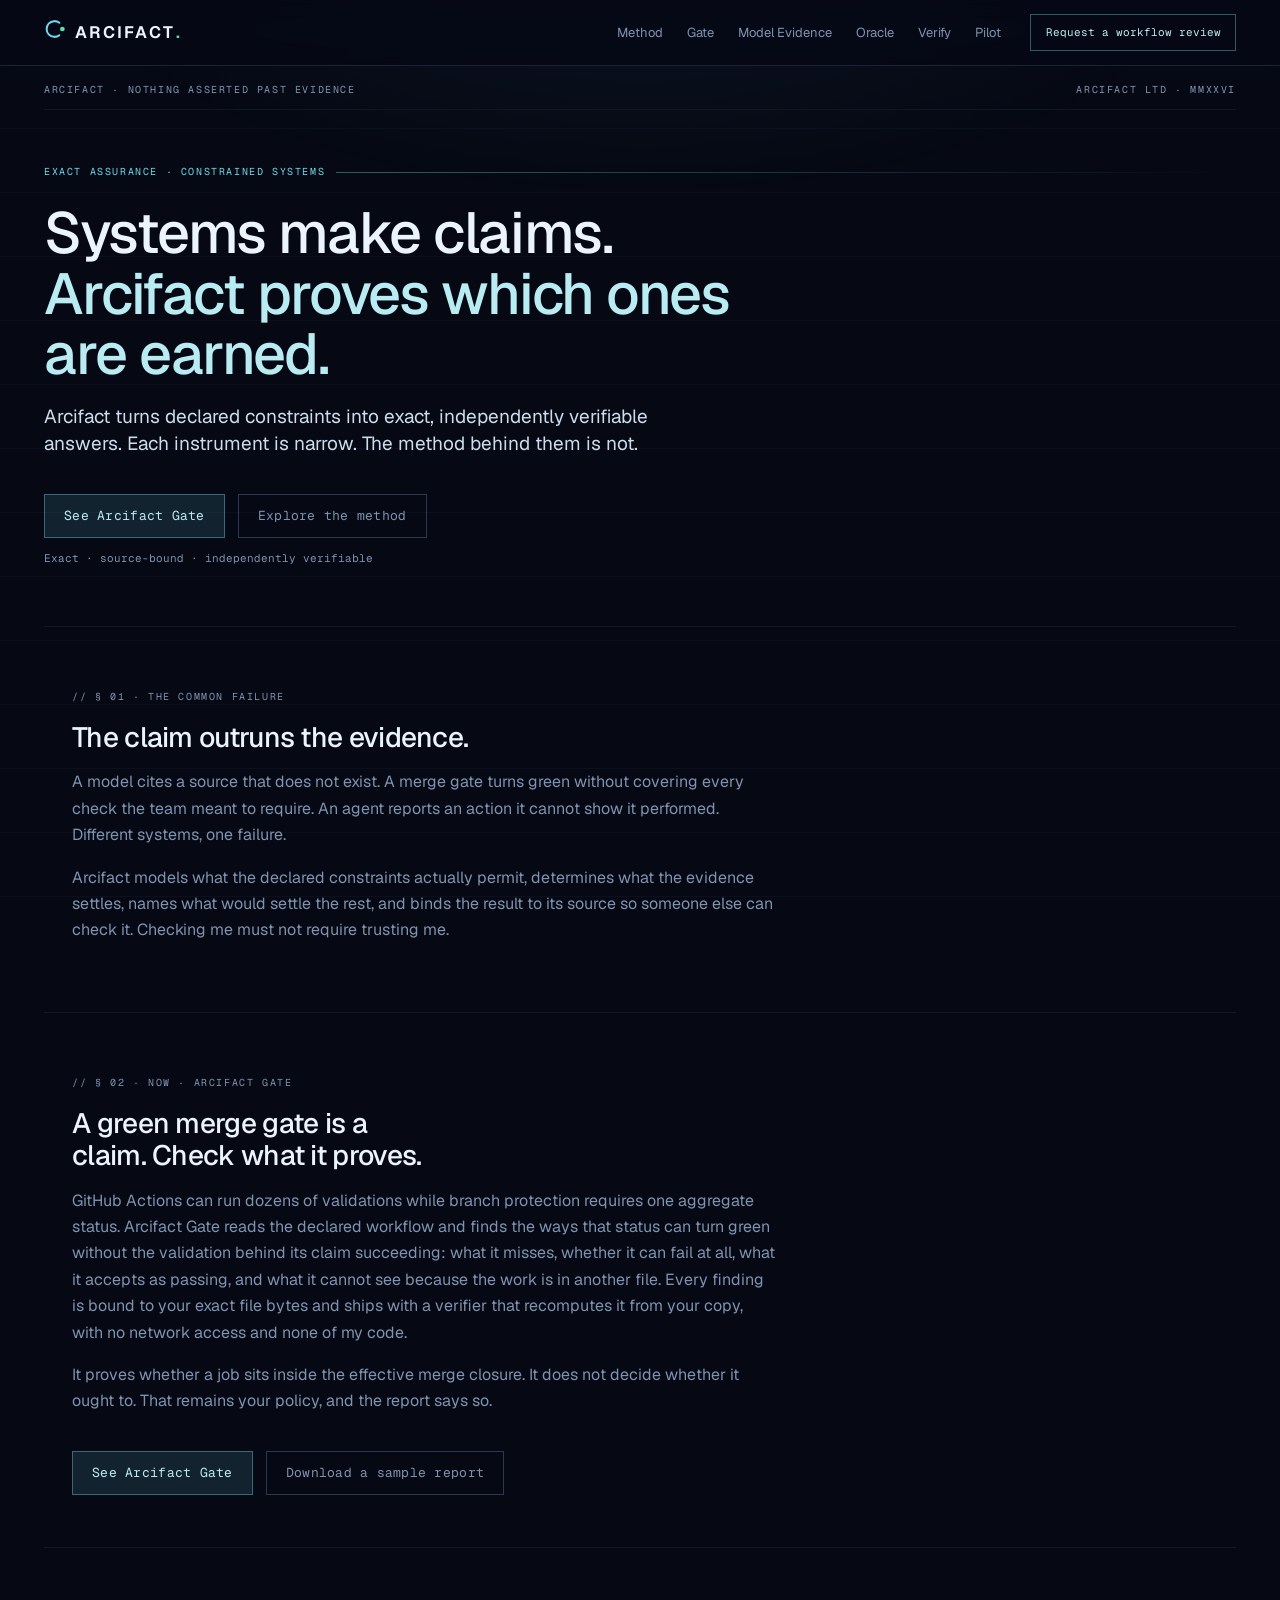
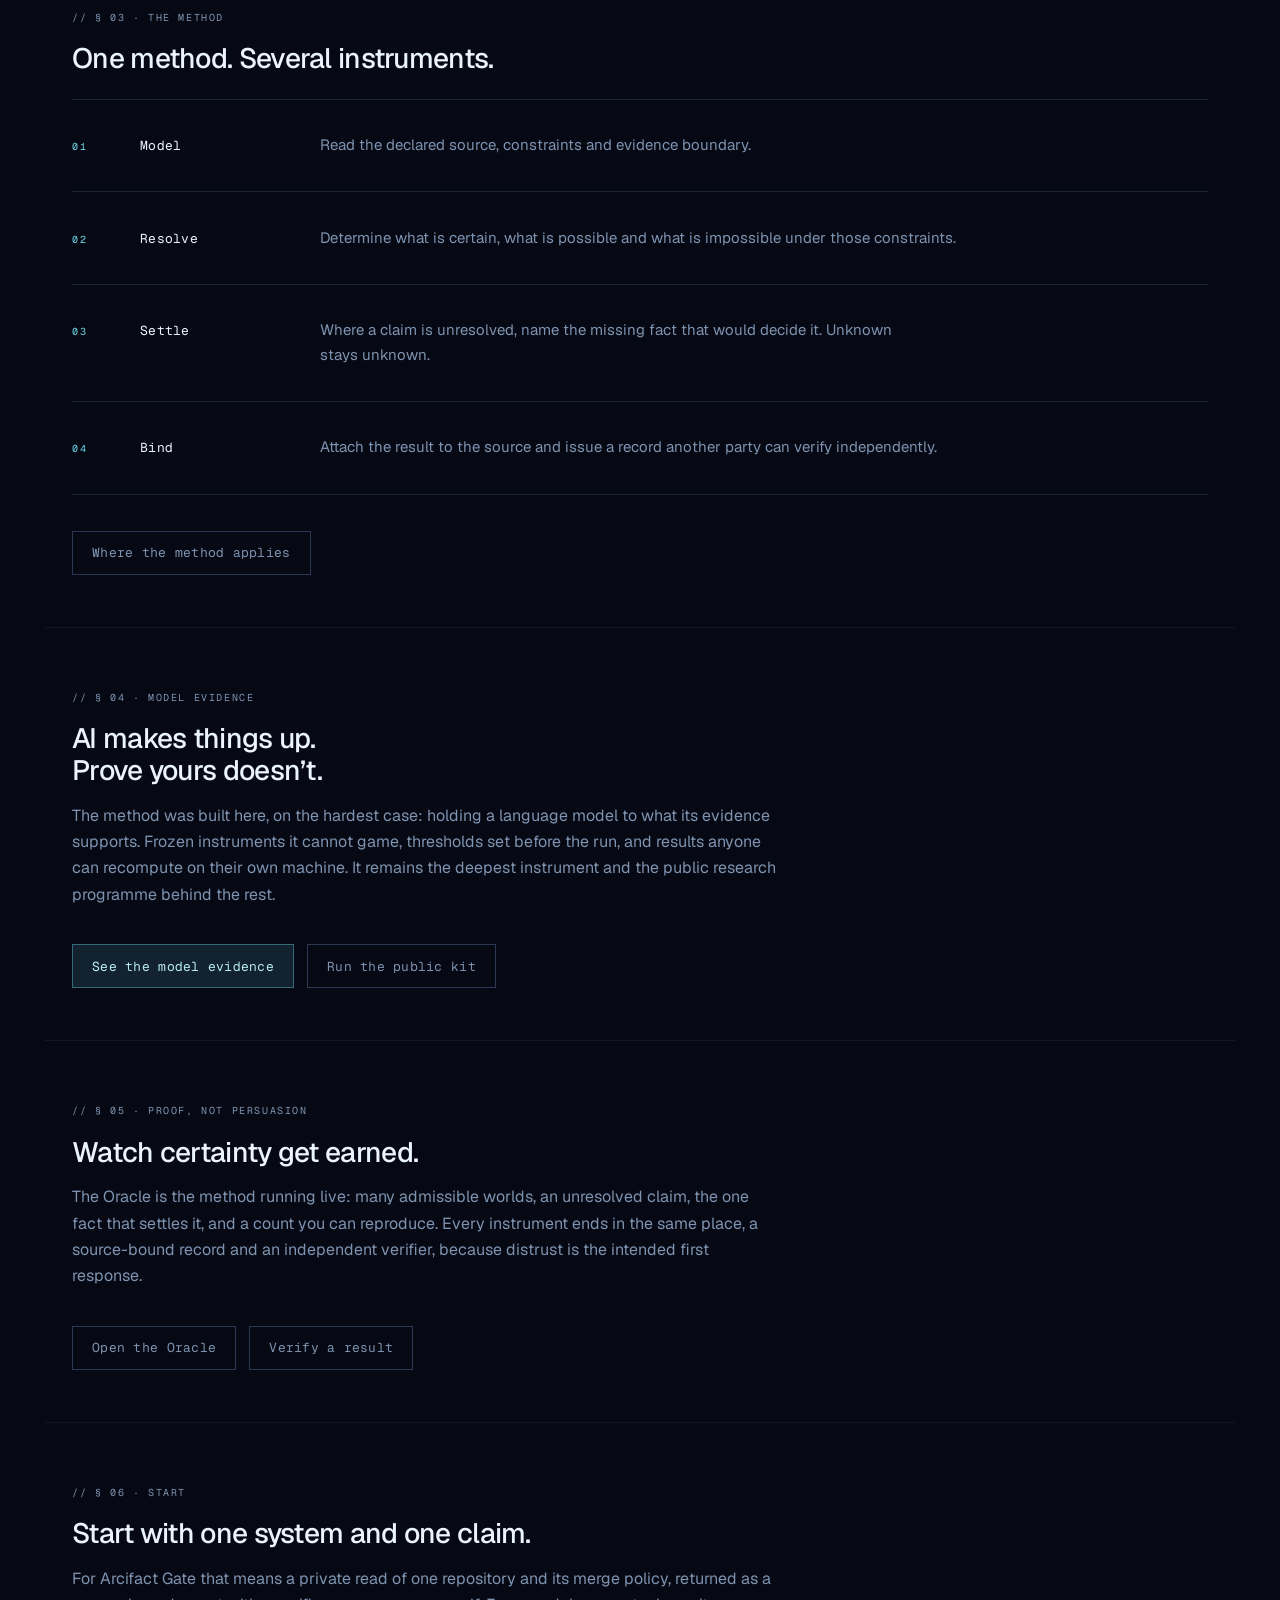
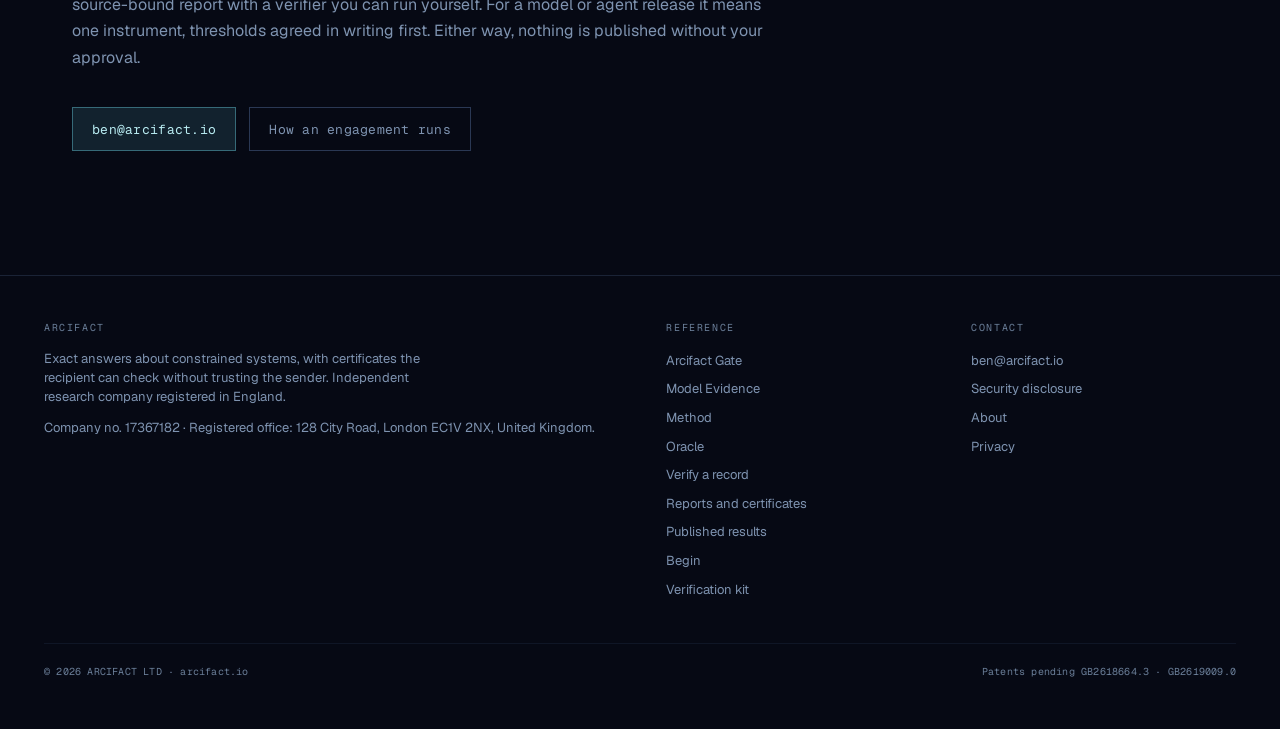
<file: index.html>
<!doctype html>
<html lang="en-GB">
<head>
<meta charset="utf-8">
<meta name="viewport" content="width=device-width, initial-scale=1">
<title>Arcifact &middot; Exact assurance for constrained systems</title>
<meta name="description" content="Arcifact turns declared constraints into exact, independently verifiable answers. Nothing asserted past evidence. Arcifact Gate checks what your CI merge gate actually covers.">
<link rel="canonical" href="https://arcifact.io/">
<meta property="og:type" content="website">
<meta property="og:site_name" content="Arcifact">
<meta property="og:locale" content="en_GB">
<meta property="og:title" content="Arcifact &middot; Exact assurance for constrained systems">
<meta property="og:description" content="Nothing asserted past evidence. One method, several instruments. Arcifact Gate is the current one.">
<meta property="og:url" content="https://arcifact.io/">
<meta name="twitter:card" content="summary_large_image">
<meta property="og:image" content="https://arcifact.io/og-gate.png">
<meta property="og:image:width" content="1200">
<meta property="og:image:height" content="630">
<meta property="og:image:alt" content="Arcifact Gate: a green gate is a claim, check what it proves">
<meta name="twitter:image" content="https://arcifact.io/og-gate.png">
<meta name="theme-color" content="#060914">
<link rel="icon" href="favicon.svg" type="image/svg+xml">
<link rel="stylesheet" href="assets/site.css?v=f5cf2acec1">
<script type="application/ld+json">{"@context":"https://schema.org","@type":"Organization","name":"Arcifact Ltd","legalName":"Arcifact Ltd","url":"https://arcifact.io","logo":"https://arcifact.io/og.png","identifier":{"@type":"PropertyValue","propertyID":"UK company number","value":"17367182"},"address":{"@type":"PostalAddress","streetAddress":"128 City Road","addressLocality":"London","postalCode":"EC1V 2NX","addressCountry":"GB"},"founder":{"@type":"Person","name":"Ben Duncan","email":"ben@arcifact.io"},"sameAs":["https://github.com/arcifact"],"contactPoint":{"@type":"ContactPoint","email":"ben@arcifact.io","contactType":"sales"}}</script>
</head>
<body style="background:#060914;color:#cdddee">
<a class="skip" href="#main">Skip to content</a>
<header class="nav">
  <div class="nav-inner frame">
    <a class="nav-brand" href="./" aria-label="Arcifact home">
      <span aria-hidden="true"><svg viewBox="0 0 24 24" aria-hidden="true">
<path d="M 17.54,4.91 A 9 9 0 1 0 17.54,19.09"
      fill="none" stroke="currentColor" stroke-width="2.3"
      stroke-linecap="round"/>
<circle cx="21" cy="12" r="2.7" fill="#5fdca3" stroke="none"/>
</svg></span> <span class="wm">ARCIFACT<span class="wm-dot">.</span></span>
    </a>
    <button class="nav-toggle" type="button" aria-expanded="false" aria-controls="site-nav" aria-label="Open menu"><span class="bars"><span></span></span>Menu</button>
<nav class="nav-links" id="site-nav" aria-label="Site"><a href="method">Method</a><a href="gate">Gate</a><a href="model-evidence">Model Evidence</a><a href="oracle">Oracle</a><a href="verify">Verify</a><a href="pilot">Pilot</a><a class="nav-cta" href="./#contact">Request a workflow review</a></nav>
  </div>
</header>
<main class="frame" id="main">
  <div class="marquee">
    <span>arcifact &middot; nothing asserted past evidence</span>
    <span>ARCIFACT LTD &middot; MMXXVI</span>
  </div>

<div class="hero">
  <div class="hero-rule">Exact assurance &middot; constrained systems</div>
  <h1>Systems make claims.<br>
  <span class="turn">Arcifact proves which ones are earned.</span></h1>
  <p class="lede">Arcifact turns declared constraints into exact,
  independently verifiable answers. Each instrument is narrow. The
  method behind them is not.</p>
  <div class="actions">
    <a class="btn" href="gate">See Arcifact Gate</a>
    <a class="btn btn-quiet" href="method">Explore the method</a>
  </div>
  <p class="stat-cap">Exact &middot; source-bound &middot; independently
  verifiable</p>
</div>

<section class="section" id="case">
  <div class="frame">
    <p class="sec-label">// &sect; 01 &middot; the common failure</p>
    <h2>The claim outruns the evidence.</h2>
    <p class="muted" style="max-width:44rem">
      A model cites a source that does not exist. A merge gate turns
      green without covering every check the team meant to require. An
      agent reports an action it cannot show it performed. Different
      systems, one failure.
    </p>
    <p class="muted" style="max-width:44rem">
      Arcifact models what the declared constraints actually permit,
      determines what the evidence settles, names what would settle the
      rest, and binds the result to its source so someone else can
      check it. Checking me must not require trusting me.
    </p>
  </div>
</section>

<section class="section" id="instruments">
  <div class="frame">
    <p class="sec-label">// &sect; 02 &middot; now &middot; arcifact gate</p>
    <h2>A green merge gate is a claim. Check what it proves.</h2>
    <p class="muted" style="max-width:44rem">
      GitHub Actions can run dozens of validations while branch
      protection requires one aggregate status. Arcifact Gate reads the
      declared workflow and finds the ways that status can turn green
      without the validation behind its claim succeeding: what it
      misses, whether it can fail at all, what it accepts as passing, and
      what it cannot see because the work is in another file.
      Every finding is bound to your exact file bytes and ships with a
      verifier that recomputes it from your copy, with no network
      access and none of my code.
    </p>
    <p class="muted" style="max-width:44rem">
      It proves whether a job sits inside the effective merge closure.
      It does not decide whether it ought to. That remains your policy,
      and the report says so.
    </p>
    <div class="actions">
      <a class="btn" href="gate">See Arcifact Gate</a>
      <a class="btn btn-quiet" href="downloads/arcifact-gate-sample-report-v1.3.0.tar.gz">Download a sample report</a>
    </div>
  </div>
</section>

<section class="section" id="method">
  <div class="frame">
    <p class="sec-label">// &sect; 03 &middot; the method</p>
    <h2>One method. Several instruments.</h2>
    <div class="steps">
      <div class="step">
        <p class="step-n">01</p>
        <p class="step-t">Model</p>
        <p class="step-d">Read the declared source, constraints and
          evidence boundary.</p>
      </div>
      <div class="step">
        <p class="step-n">02</p>
        <p class="step-t">Resolve</p>
        <p class="step-d">Determine what is certain, what is possible
          and what is impossible under those constraints.</p>
      </div>
      <div class="step">
        <p class="step-n">03</p>
        <p class="step-t">Settle</p>
        <p class="step-d">Where a claim is unresolved, name the missing
          fact that would decide it. Unknown stays unknown.</p>
      </div>
      <div class="step">
        <p class="step-n">04</p>
        <p class="step-t">Bind</p>
        <p class="step-d">Attach the result to the source and issue a
          record another party can verify independently.</p>
      </div>
    </div>
    <div class="actions">
      <a class="btn btn-quiet" href="method">Where the method applies</a>
    </div>
  </div>
</section>

<section class="section" id="proof">
  <div class="frame">
    <p class="sec-label">// &sect; 04 &middot; model evidence</p>
    <h2>AI makes things up. Prove yours doesn&rsquo;t.</h2>
    <p class="muted" style="max-width:44rem">
      The method was built here, on the hardest case: holding a
      language model to what its evidence supports. Frozen instruments
      it cannot game, thresholds set before the run, and results anyone
      can recompute on their own machine. It remains the deepest
      instrument and the public research programme behind the rest.
    </p>
    <div class="actions">
      <a class="btn" href="model-evidence">See the model evidence</a>
      <a class="btn btn-quiet" href="https://github.com/arcifact/arcifact-kit">Run the public kit</a>
    </div>
  </div>
</section>

<section class="section">
  <div class="frame">
    <p class="sec-label">// &sect; 05 &middot; proof, not persuasion</p>
    <h2>Watch certainty get earned.</h2>
    <p class="muted" style="max-width:44rem">
      The Oracle is the method running live: many admissible worlds, an
      unresolved claim, the one fact that settles it, and a count you
      can reproduce. Every instrument ends in the same place, a
      source-bound record and an independent verifier, because distrust
      is the intended first response.
    </p>
    <div class="actions">
      <a class="btn btn-quiet" href="oracle">Open the Oracle</a>
      <a class="btn btn-quiet" href="verify">Verify a result</a>
    </div>
  </div>
</section>

<section class="section" id="contact">
  <div class="frame">
    <p class="sec-label">// &sect; 06 &middot; start</p>
    <h2>Start with one system and one claim.</h2>
    <p class="muted" style="max-width:44rem">
      For Arcifact Gate that means a private read of one repository and
      its merge policy, returned as a source-bound report with a
      verifier you can run yourself. For a model or agent release it
      means one instrument, thresholds agreed in writing first.
      Either way, nothing is published without your approval.
    </p>
    <div class="actions">
      <a class="btn" href="mailto:ben@arcifact.io">ben@arcifact.io</a>
      <a class="btn btn-quiet" href="pilot">How an engagement runs</a>
    </div>
  </div>
</section>

</main>
<footer class="site-foot">
  <div class="frame">
    <div class="foot-grid">
      <div>
        <h4>Arcifact</h4>
        <p class="muted" style="font-size:var(--text-sm);max-width:26rem">
          Exact answers about constrained systems, with certificates
          the recipient can check without trusting the sender.
          Independent research company registered in England.
        </p>
        <p class="muted" style="font-size:var(--text-sm);margin-top:.6rem">Company no. 17367182 &middot; Registered office: 128 City Road, London EC1V 2NX, United Kingdom.</p>
      </div>
      <div>
        <h4>Reference</h4>
        <ul>
          <li><a href="gate">Arcifact Gate</a></li>
        <li><a href="model-evidence">Model Evidence</a></li>
        <li><a href="method">Method</a></li>
        <li><a href="oracle">Oracle</a></li>
        <li><a href="verify">Verify a record</a></li>
        <li><a href="certificate">Reports and certificates</a></li>
        <li><a href="evidence">Published results</a></li>
        <li><a href="pilot">Begin</a></li>
          <li><a href="https://github.com/arcifact/arcifact-kit">Verification kit</a></li>
        </ul>
      </div>
      <div>
        <h4>Contact</h4>
        <ul>
          <li><a href="mailto:ben@arcifact.io">ben@arcifact.io</a></li>
          <li><a href="security">Security disclosure</a></li>
          <li><a href="about">About</a></li>
          <li><a href="privacy">Privacy</a></li>
        </ul>
      </div>
    </div>
    <div class="foot-rule">
      <span>&copy; 2026 ARCIFACT LTD &middot; arcifact.io</span>
      <span>Patents pending GB2618664.3 &middot; GB2619009.0</span>
    </div>
  </div>
</footer>
<script>
(function(){
  var nav=document.querySelector('.nav');
  var btn=nav&&nav.querySelector('.nav-toggle');
  var links=nav&&nav.querySelector('.nav-links');
  if(!nav||!btn||!links)return;
  nav.classList.add('js');           /* collapse only once JS is present */
  function set(open){
    nav.setAttribute('data-open',open?'true':'false');
    btn.setAttribute('aria-expanded',open?'true':'false');
    btn.setAttribute('aria-label',open?'Close menu':'Open menu');
  }
  set(false);
  btn.addEventListener('click',function(){
    set(nav.getAttribute('data-open')!=='true');
  });
  links.addEventListener('click',function(e){
    if(e.target.tagName==='A')set(false);
  });
  document.addEventListener('keydown',function(e){
    if(e.key==='Escape')set(false);
  });
  document.addEventListener('click',function(e){
    if(!nav.contains(e.target))set(false);
  });
  var mq=window.matchMedia('(min-width: 46.01rem)');
  (mq.addEventListener?mq.addEventListener.bind(mq,'change'):mq.addListener.bind(mq))(function(){set(false);});
})();
</script>
</body>
</html>
</file>
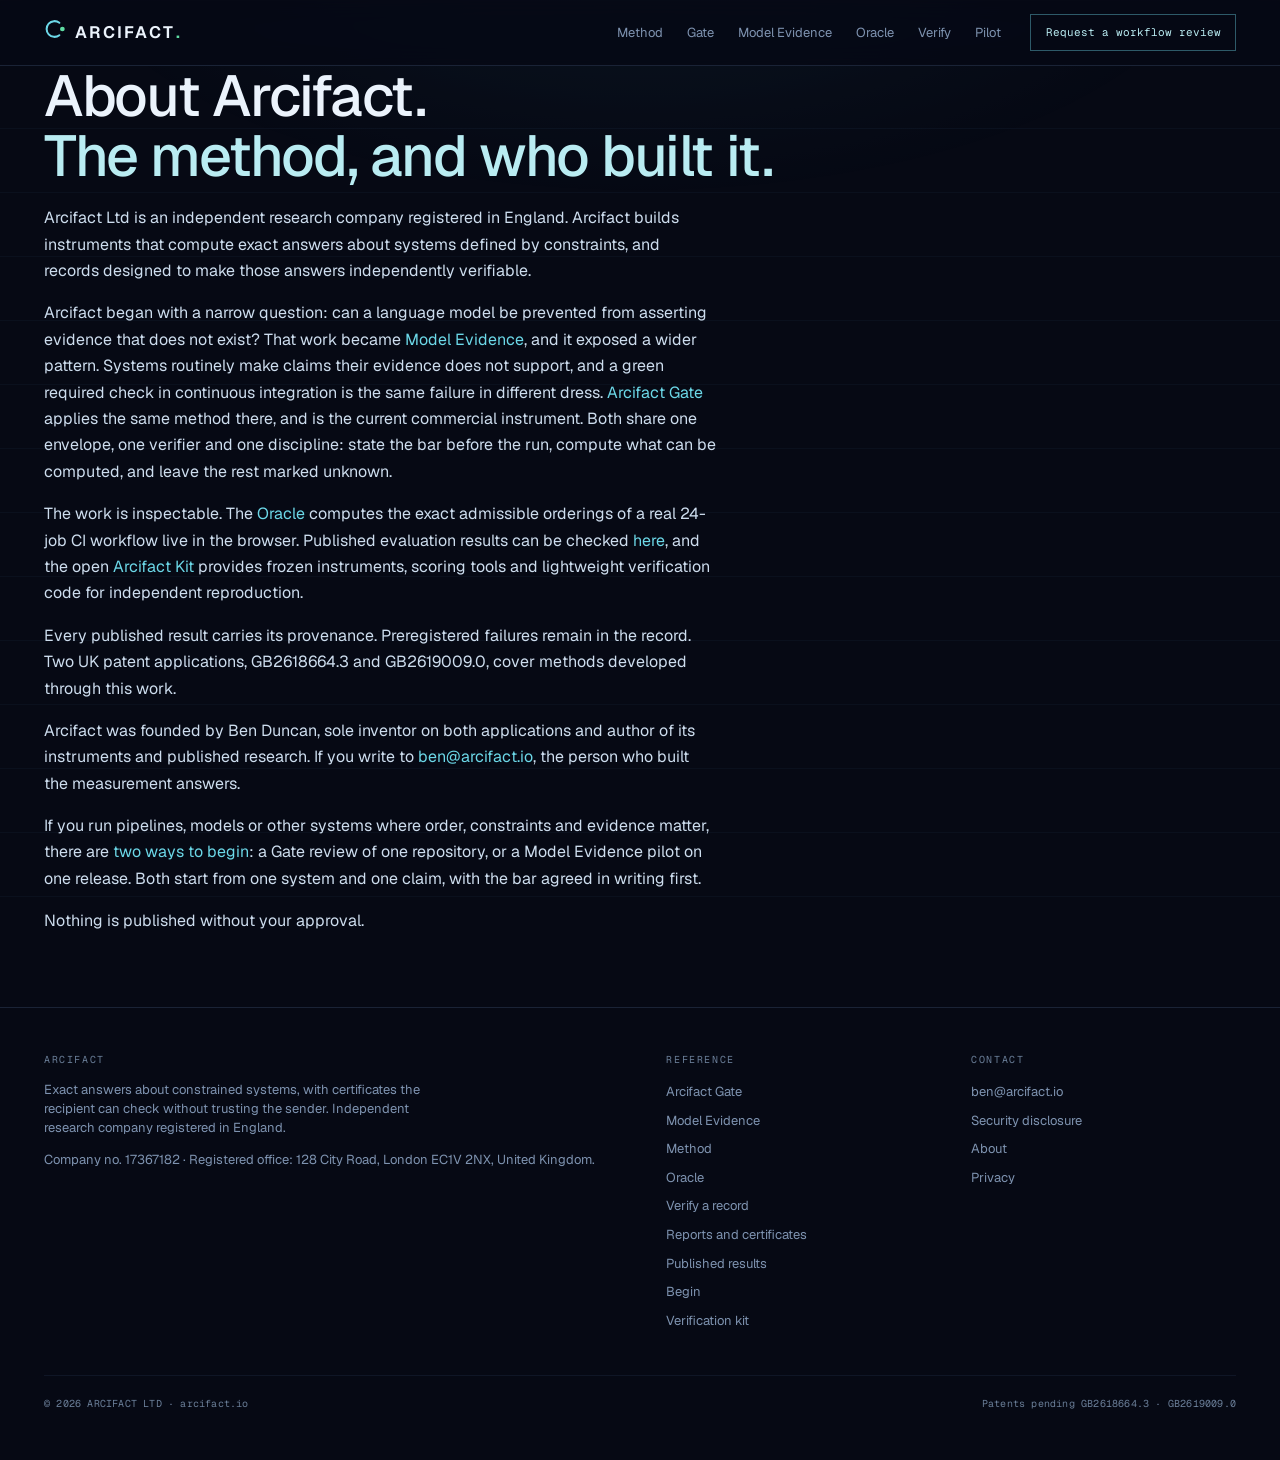
<file: about.html>
<!doctype html>
<html lang="en-GB">
<head>
<meta charset="utf-8">
<meta name="viewport" content="width=device-width, initial-scale=1">
<title>About &middot; Arcifact</title>
<meta name="description" content="Arcifact Ltd is an independent research company registered in England. Instruments that compute exact answers about constrained systems, and certificates that make those answers independently verifiable.">
<link rel="canonical" href="https://arcifact.io/about">
<meta property="og:type" content="website">
<meta property="og:site_name" content="Arcifact">
<meta property="og:locale" content="en_GB">
<meta property="og:title" content="About &middot; Arcifact">
<meta property="og:description" content="Arcifact Ltd is an independent research company registered in England. Instruments that compute exact answers about constrained systems, and certificates that make those answers independently verifiable.">
<meta property="og:url" content="https://arcifact.io/about">
<meta name="twitter:card" content="summary_large_image">
<meta property="og:image" content="https://arcifact.io/og.png">
<meta property="og:image:width" content="1200">
<meta property="og:image:height" content="630">
<meta property="og:image:alt" content="Arcifact, nothing asserted past evidence">
<meta name="twitter:image" content="https://arcifact.io/og.png">
<meta name="theme-color" content="#060914">
<link rel="icon" href="favicon.svg" type="image/svg+xml">
<link rel="stylesheet" href="assets/site.css?v=f5cf2acec1">
<script type="application/ld+json">{"@context":"https://schema.org",
"@type":"Organization","name":"Arcifact Ltd","url":"https://arcifact.io",
"logo":"https://arcifact.io/og.png",
"sameAs":["https://github.com/arcifact/arcifact-kit"],
"contactPoint":{"@type":"ContactPoint","email":"ben@arcifact.io",
"contactType":"sales"}}</script>
</head>
<body style="background:#060914;color:#cdddee">
<a class="skip" href="#main">Skip to content</a>
<header class="nav">
  <div class="nav-inner frame">
    <a class="nav-brand" href="./" aria-label="Arcifact home">
      <span aria-hidden="true"><svg viewBox="0 0 24 24" aria-hidden="true">
<path d="M 17.54,4.91 A 9 9 0 1 0 17.54,19.09"
      fill="none" stroke="currentColor" stroke-width="2.3"
      stroke-linecap="round"/>
<circle cx="21" cy="12" r="2.7" fill="#5fdca3" stroke="none"/>
</svg></span> <span class="wm">ARCIFACT<span class="wm-dot">.</span></span>
    </a>
    <button class="nav-toggle" type="button" aria-expanded="false" aria-controls="site-nav" aria-label="Open menu"><span class="bars"><span></span></span>Menu</button>
<nav class="nav-links" id="site-nav" aria-label="Site"><a href="method">Method</a><a href="gate">Gate</a><a href="model-evidence">Model Evidence</a><a href="oracle">Oracle</a><a href="verify">Verify</a><a href="pilot">Pilot</a><a class="nav-cta" href="./#contact">Request a workflow review</a></nav>
  </div>
</header>
<main class="frame" id="main">
<h1>About Arcifact.<br><span class="turn">The method, and who built it.</span></h1>
<p>Arcifact Ltd is an independent research company registered in
England. Arcifact builds instruments that compute exact answers about
systems defined by constraints, and records designed to make those
answers independently verifiable.</p>
<p>Arcifact began with a narrow question: can a language model be
prevented from asserting evidence that does not exist? That work
became <a href="model-evidence">Model Evidence</a>, and it exposed a
wider pattern. Systems routinely make claims their evidence does not
support, and a green required check in continuous integration is the
same failure in different dress. <a href="gate">Arcifact Gate</a>
applies the same method there, and is the current commercial
instrument. Both share one envelope, one verifier and one discipline:
state the bar before the run, compute what can be computed, and leave
the rest marked unknown.</p>
<p>The work is inspectable. The <a href="oracle">Oracle</a>
computes the exact admissible orderings of a real 24-job CI
workflow live in the browser. Published evaluation results can be
checked <a href="verify">here</a>, and the open
<a href="https://github.com/arcifact/arcifact-kit">Arcifact
Kit</a> provides frozen instruments, scoring tools and
lightweight verification code for independent reproduction.</p>
<p>Every published result carries its provenance. Preregistered
failures remain in the record. Two UK patent applications,
GB2618664.3 and GB2619009.0, cover methods developed through this
work.</p>
<p>Arcifact was founded by Ben Duncan, sole inventor on both
applications and author of its instruments and published
research. If you write to
<a href="mailto:ben@arcifact.io">ben@arcifact.io</a>, the person
who built the measurement answers.</p>
<p>If you run pipelines, models or other systems where order,
constraints and evidence matter, there are
<a href="pilot">two ways to begin</a>: a Gate review of one
repository, or a Model Evidence pilot on one release. Both start from
one system and one claim, with the bar agreed in writing first.</p>
<p>Nothing is published without your approval.</p>
</main>
<footer class="site-foot">
  <div class="frame">
    <div class="foot-grid">
      <div>
        <h4>Arcifact</h4>
        <p class="muted" style="font-size:var(--text-sm);max-width:26rem">
          Exact answers about constrained systems, with certificates
          the recipient can check without trusting the sender.
          Independent research company registered in England.
        </p>
        <p class="muted" style="font-size:var(--text-sm);margin-top:.6rem">Company no. 17367182 &middot; Registered office: 128 City Road, London EC1V 2NX, United Kingdom.</p>
      </div>
      <div>
        <h4>Reference</h4>
        <ul>
          <li><a href="gate">Arcifact Gate</a></li>
        <li><a href="model-evidence">Model Evidence</a></li>
        <li><a href="method">Method</a></li>
        <li><a href="oracle">Oracle</a></li>
        <li><a href="verify">Verify a record</a></li>
        <li><a href="certificate">Reports and certificates</a></li>
        <li><a href="evidence">Published results</a></li>
        <li><a href="pilot">Begin</a></li>
          <li><a href="https://github.com/arcifact/arcifact-kit">Verification kit</a></li>
        </ul>
      </div>
      <div>
        <h4>Contact</h4>
        <ul>
          <li><a href="mailto:ben@arcifact.io">ben@arcifact.io</a></li>
          <li><a href="security">Security disclosure</a></li>
          <li><a href="about">About</a></li>
          <li><a href="privacy">Privacy</a></li>
        </ul>
      </div>
    </div>
    <div class="foot-rule">
      <span>&copy; 2026 ARCIFACT LTD &middot; arcifact.io</span>
      <span>Patents pending GB2618664.3 &middot; GB2619009.0</span>
    </div>
  </div>
</footer>
<script>
(function(){
  var nav=document.querySelector('.nav');
  var btn=nav&&nav.querySelector('.nav-toggle');
  var links=nav&&nav.querySelector('.nav-links');
  if(!nav||!btn||!links)return;
  nav.classList.add('js');           /* collapse only once JS is present */
  function set(open){
    nav.setAttribute('data-open',open?'true':'false');
    btn.setAttribute('aria-expanded',open?'true':'false');
    btn.setAttribute('aria-label',open?'Close menu':'Open menu');
  }
  set(false);
  btn.addEventListener('click',function(){
    set(nav.getAttribute('data-open')!=='true');
  });
  links.addEventListener('click',function(e){
    if(e.target.tagName==='A')set(false);
  });
  document.addEventListener('keydown',function(e){
    if(e.key==='Escape')set(false);
  });
  document.addEventListener('click',function(e){
    if(!nav.contains(e.target))set(false);
  });
  var mq=window.matchMedia('(min-width: 46.01rem)');
  (mq.addEventListener?mq.addEventListener.bind(mq,'change'):mq.addListener.bind(mq))(function(){set(false);});
})();
</script>
</body>
</html>
</file>
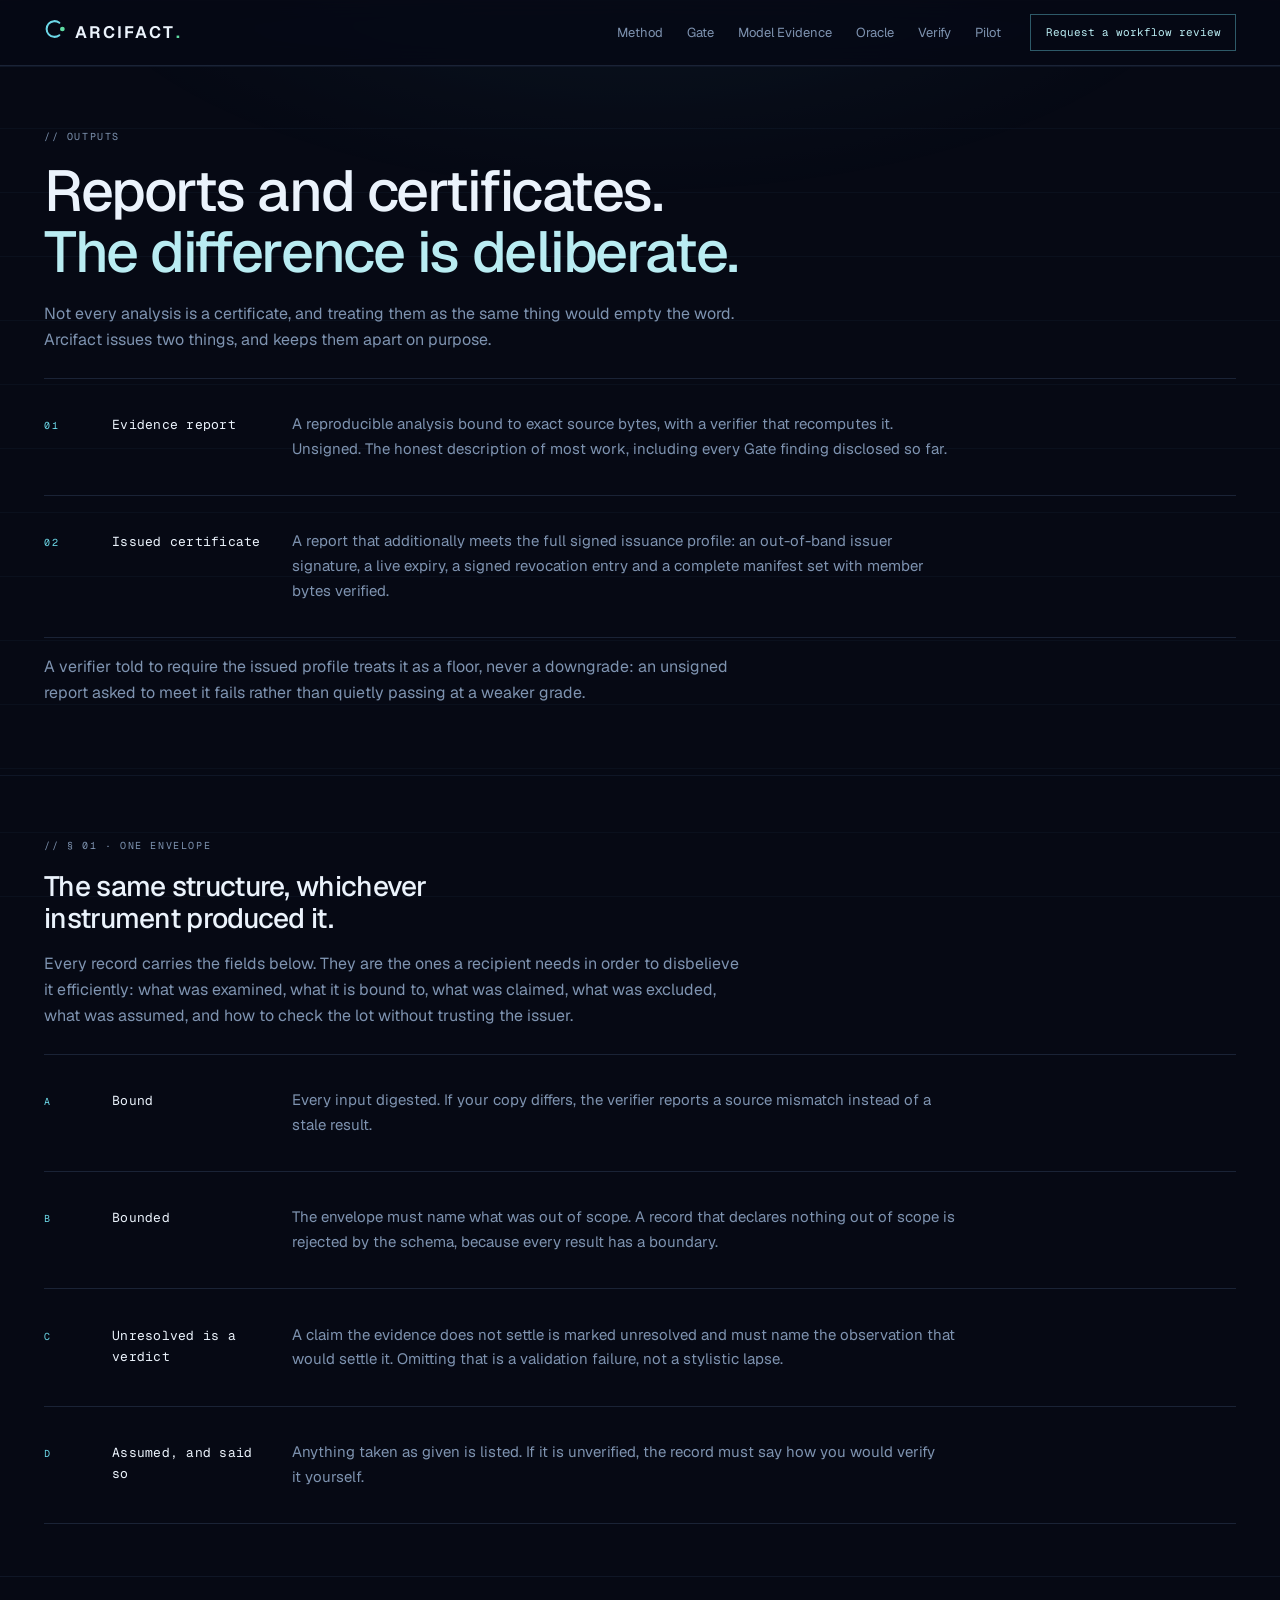
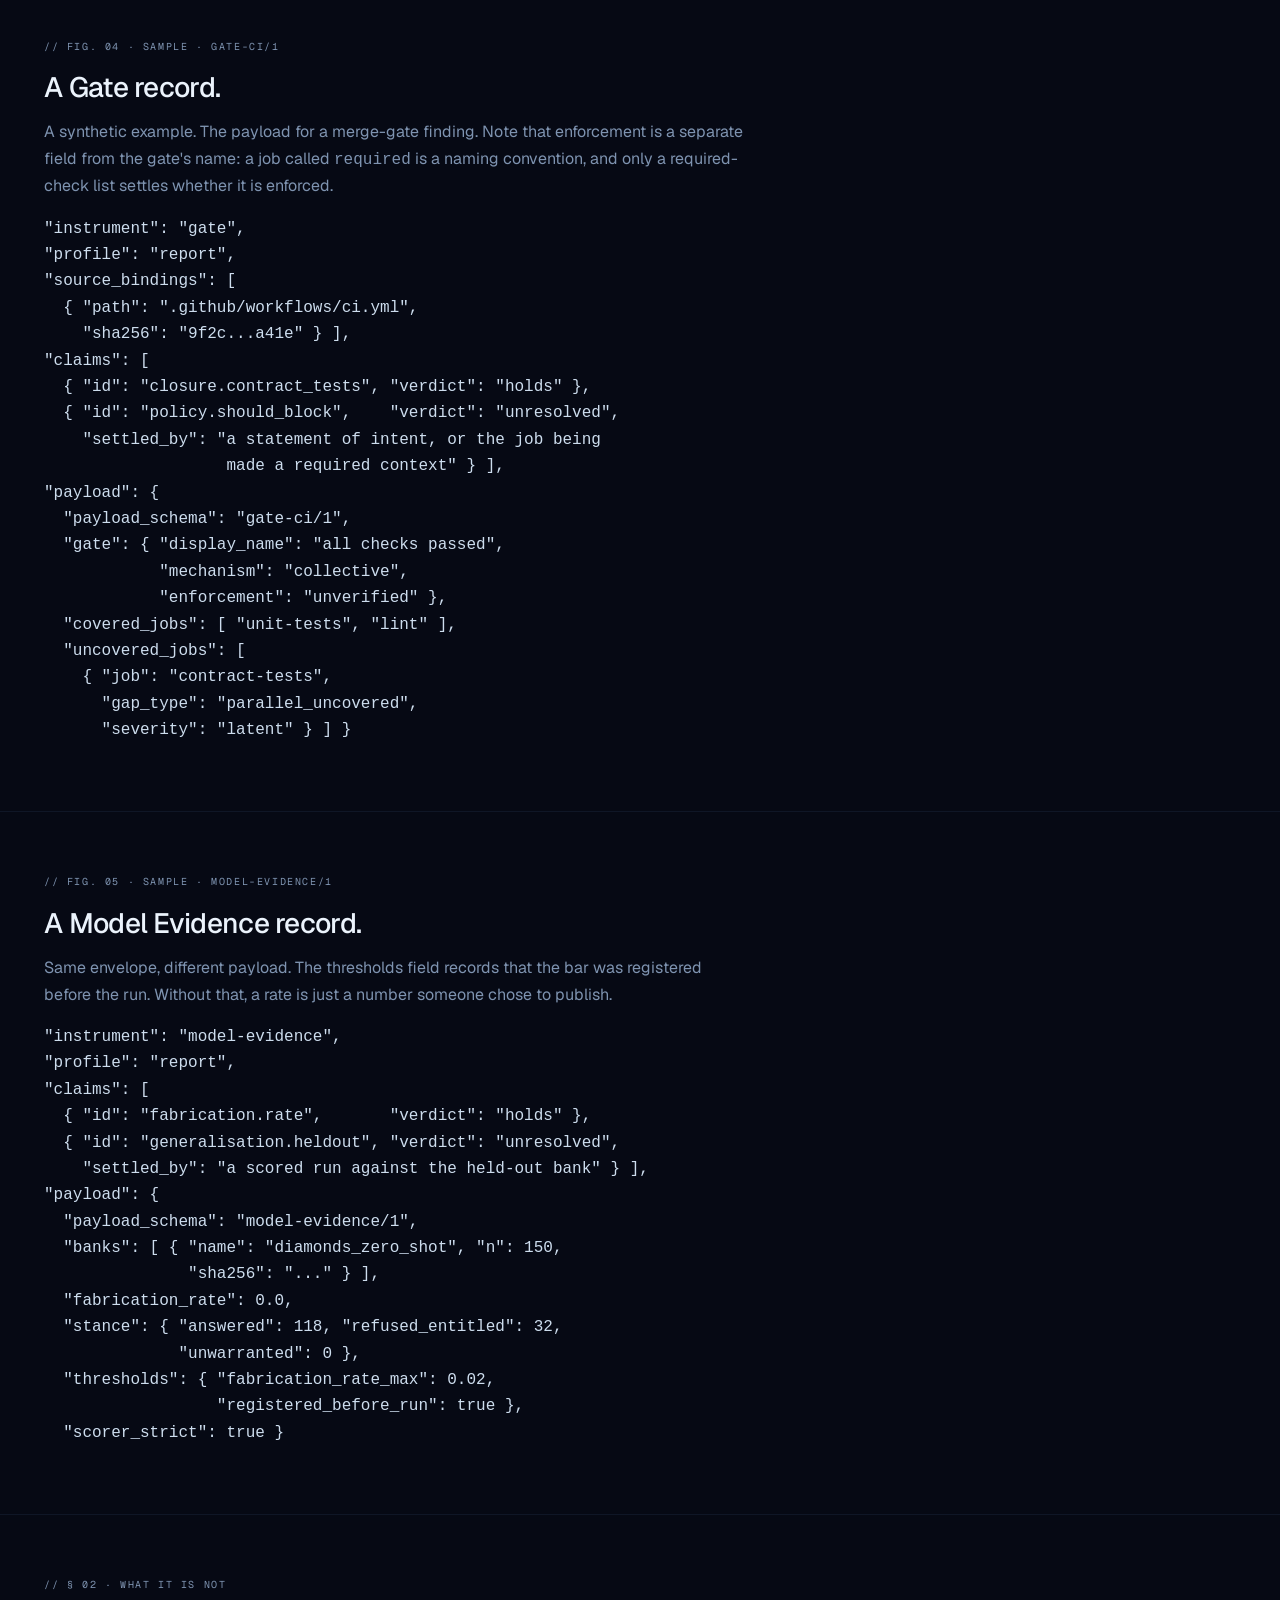
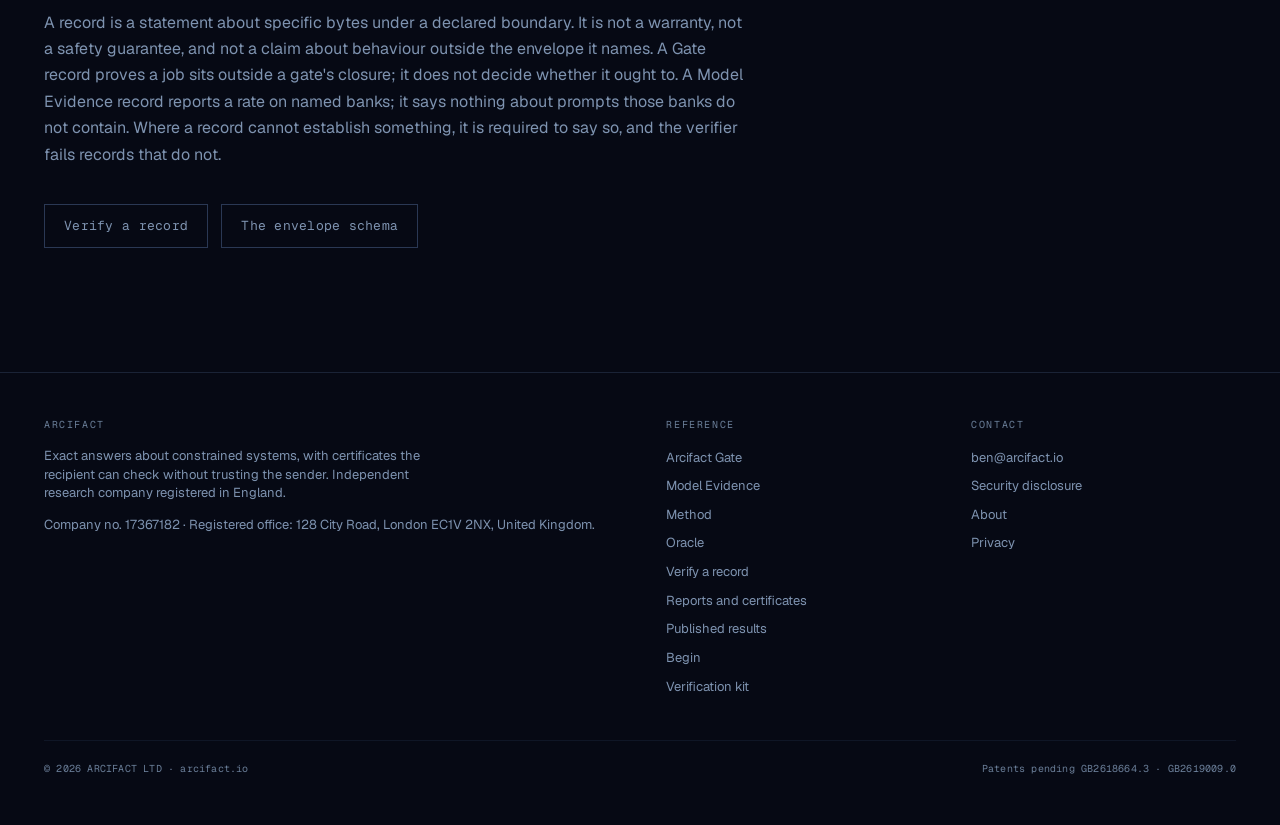
<file: certificate.html>
<!doctype html>
<html lang="en-GB">
<head>
<meta charset="utf-8">
<meta name="viewport" content="width=device-width, initial-scale=1">
<title>Reports and certificates &middot; Arcifact</title>
<meta name="description" content="An evidence report is a reproducible, source-bound analysis. An issued certificate is a report that additionally meets the full signed issuance profile. The difference is deliberate.">
<link rel="canonical" href="https://arcifact.io/certificate">
<meta property="og:type" content="website">
<meta property="og:site_name" content="Arcifact">
<meta property="og:locale" content="en_GB">
<meta property="og:title" content="Reports and certificates &middot; Arcifact">
<meta property="og:description" content="An evidence report is a reproducible source-bound analysis. An issued certificate additionally meets the full signed issuance profile. The difference is deliberate.">
<meta property="og:url" content="https://arcifact.io/certificate">
<meta name="twitter:card" content="summary_large_image">
<meta property="og:image" content="https://arcifact.io/og.png">
<meta property="og:image:width" content="1200">
<meta property="og:image:height" content="630">
<meta property="og:image:alt" content="Arcifact, nothing asserted past evidence">
<meta name="twitter:image" content="https://arcifact.io/og.png">
<meta name="theme-color" content="#060914">
<link rel="icon" href="favicon.svg" type="image/svg+xml">
<link rel="stylesheet" href="assets/site.css?v=f5cf2acec1">
<script type="application/ld+json">{"@context":"https://schema.org",
"@type":"Organization","name":"Arcifact Ltd","url":"https://arcifact.io",
"logo":"https://arcifact.io/og.png",
"sameAs":["https://github.com/arcifact/arcifact-kit"],
"contactPoint":{"@type":"ContactPoint","email":"ben@arcifact.io",
"contactType":"sales"}}</script>
</head>
<body style="background:#060914;color:#cdddee">
<a class="skip" href="#main">Skip to content</a>
<header class="nav">
  <div class="nav-inner frame">
    <a class="nav-brand" href="./" aria-label="Arcifact home">
      <span aria-hidden="true"><svg viewBox="0 0 24 24" aria-hidden="true">
<path d="M 17.54,4.91 A 9 9 0 1 0 17.54,19.09"
      fill="none" stroke="currentColor" stroke-width="2.3"
      stroke-linecap="round"/>
<circle cx="21" cy="12" r="2.7" fill="#5fdca3" stroke="none"/>
</svg></span> <span class="wm">ARCIFACT<span class="wm-dot">.</span></span>
    </a>
    <button class="nav-toggle" type="button" aria-expanded="false" aria-controls="site-nav" aria-label="Open menu"><span class="bars"><span></span></span>Menu</button>
<nav class="nav-links" id="site-nav" aria-label="Site"><a href="method">Method</a><a href="gate">Gate</a><a href="model-evidence">Model Evidence</a><a href="oracle">Oracle</a><a href="verify">Verify</a><a href="pilot">Pilot</a><a class="nav-cta" href="./#contact">Request a workflow review</a></nav>
  </div>
</header>
<main id="main">

<section class="section">
  <div class="frame">
    <p class="sec-label">// outputs</p>
    <h1>Reports and certificates.<br><span class="turn">The difference is deliberate.</span></h1>
    <p class="muted" style="max-width:44rem">
      Not every analysis is a certificate, and treating them as the
      same thing would empty the word. Arcifact issues two things, and
      keeps them apart on purpose.
    </p>
    <div class="steps">
      <div class="step">
        <p class="step-n">01</p>
        <p class="step-t">Evidence report</p>
        <p class="step-d">A reproducible analysis bound to exact source
          bytes, with a verifier that recomputes it. Unsigned. The
          honest description of most work, including every Gate finding
          disclosed so far.</p>
      </div>
      <div class="step">
        <p class="step-n">02</p>
        <p class="step-t">Issued certificate</p>
        <p class="step-d">A report that additionally meets the full
          signed issuance profile: an out-of-band issuer signature, a
          live expiry, a signed revocation entry and a complete
          manifest set with member bytes verified.</p>
      </div>
    </div>
    <p class="muted" style="max-width:44rem;margin-top:1rem">
      A verifier told to require the issued profile treats it as a
      floor, never a downgrade: an unsigned report asked to meet it
      fails rather than quietly passing at a weaker grade.
    </p>
  </div>
</section>

<section class="section">
  <div class="frame">
    <p class="sec-label">// &sect; 01 &middot; one envelope</p>
    <h2>The same structure, whichever instrument produced it.</h2>
    <p class="muted" style="max-width:44rem">
      Every record carries the fields below. They are the ones a
      recipient needs in order to disbelieve it efficiently: what was
      examined, what it is bound to, what was claimed, what was
      excluded, what was assumed, and how to check the lot without
      trusting the issuer.
    </p>
    <div class="steps">
      <div class="step">
        <p class="step-n">A</p>
        <p class="step-t">Bound</p>
        <p class="step-d">Every input digested. If your copy differs,
          the verifier reports a source mismatch instead of a stale
          result.</p>
      </div>
      <div class="step">
        <p class="step-n">B</p>
        <p class="step-t">Bounded</p>
        <p class="step-d">The envelope must name what was out of scope.
          A record that declares nothing out of scope is rejected by
          the schema, because every result has a boundary.</p>
      </div>
      <div class="step">
        <p class="step-n">C</p>
        <p class="step-t">Unresolved is a verdict</p>
        <p class="step-d">A claim the evidence does not settle is
          marked unresolved and must name the observation that would
          settle it. Omitting that is a validation failure, not a
          stylistic lapse.</p>
      </div>
      <div class="step">
        <p class="step-n">D</p>
        <p class="step-t">Assumed, and said so</p>
        <p class="step-d">Anything taken as given is listed. If it is
          unverified, the record must say how you would verify it
          yourself.</p>
      </div>
    </div>
  </div>
</section>

<section class="section">
  <div class="frame">
    <p class="sec-label">// FIG. 04 &middot; sample &middot; gate-ci/1</p>
    <h2>A Gate record.</h2>
    <p class="muted" style="max-width:44rem">
      A synthetic example. The payload for a merge-gate finding. Note that enforcement is a
      separate field from the gate's name: a job called
      <span style="font-family:var(--mono,monospace)">required</span> is
      a naming convention, and only a required-check list settles
      whether it is enforced.
    </p>
    <pre class="code" style="overflow-x:auto"><code>"instrument": "gate",
"profile": "report",
"source_bindings": [
  { "path": ".github/workflows/ci.yml",
    "sha256": "9f2c...a41e" } ],
"claims": [
  { "id": "closure.contract_tests", "verdict": "holds" },
  { "id": "policy.should_block",    "verdict": "unresolved",
    "settled_by": "a statement of intent, or the job being
                   made a required context" } ],
"payload": {
  "payload_schema": "gate-ci/1",
  "gate": { "display_name": "all checks passed",
            "mechanism": "collective",
            "enforcement": "unverified" },
  "covered_jobs": [ "unit-tests", "lint" ],
  "uncovered_jobs": [
    { "job": "contract-tests",
      "gap_type": "parallel_uncovered",
      "severity": "latent" } ] }</code></pre>
  </div>
</section>

<section class="section">
  <div class="frame">
    <p class="sec-label">// FIG. 05 &middot; sample &middot; model-evidence/1</p>
    <h2>A Model Evidence record.</h2>
    <p class="muted" style="max-width:44rem">
      Same envelope, different payload. The thresholds field records that the bar was registered before the run. Without that, a rate is just a number someone chose to publish.
    </p>
    <pre class="code" style="overflow-x:auto"><code>"instrument": "model-evidence",
"profile": "report",
"claims": [
  { "id": "fabrication.rate",       "verdict": "holds" },
  { "id": "generalisation.heldout", "verdict": "unresolved",
    "settled_by": "a scored run against the held-out bank" } ],
"payload": {
  "payload_schema": "model-evidence/1",
  "banks": [ { "name": "diamonds_zero_shot", "n": 150,
               "sha256": "..." } ],
  "fabrication_rate": 0.0,
  "stance": { "answered": 118, "refused_entitled": 32,
              "unwarranted": 0 },
  "thresholds": { "fabrication_rate_max": 0.02,
                  "registered_before_run": true },
  "scorer_strict": true }</code></pre>
  </div>
</section>

<section class="section">
  <div class="frame">
    <p class="sec-label">// &sect; 02 &middot; what it is not</p>
    <p class="muted" style="max-width:44rem">
      A record is a statement about specific bytes under a declared
      boundary. It is not a warranty, not a safety guarantee, and not a
      claim about behaviour outside the envelope it names. A Gate
      record proves a job sits outside a gate's closure; it does not
      decide whether it ought to. A Model Evidence record reports a
      rate on named banks; it says nothing about prompts those banks do
      not contain. Where a record cannot establish something, it is
      required to say so, and the verifier fails records that do not.
    </p>
    <div class="actions">
      <a class="btn btn-quiet" href="verify">Verify a record</a>
      <a class="btn btn-quiet" href="/manifests/report.schema.v1.json">The envelope schema</a>
    </div>
  </div>
</section>

</main>
<footer class="site-foot">
  <div class="frame">
    <div class="foot-grid">
      <div>
        <h4>Arcifact</h4>
        <p class="muted" style="font-size:var(--text-sm);max-width:26rem">
          Exact answers about constrained systems, with certificates
          the recipient can check without trusting the sender.
          Independent research company registered in England.
        </p>
        <p class="muted" style="font-size:var(--text-sm);margin-top:.6rem">Company no. 17367182 &middot; Registered office: 128 City Road, London EC1V 2NX, United Kingdom.</p>
      </div>
      <div>
        <h4>Reference</h4>
        <ul>
          <li><a href="gate">Arcifact Gate</a></li>
        <li><a href="model-evidence">Model Evidence</a></li>
        <li><a href="method">Method</a></li>
        <li><a href="oracle">Oracle</a></li>
        <li><a href="verify">Verify a record</a></li>
        <li><a href="certificate">Reports and certificates</a></li>
        <li><a href="evidence">Published results</a></li>
        <li><a href="pilot">Begin</a></li>
          <li><a href="https://github.com/arcifact/arcifact-kit">Verification kit</a></li>
        </ul>
      </div>
      <div>
        <h4>Contact</h4>
        <ul>
          <li><a href="mailto:ben@arcifact.io">ben@arcifact.io</a></li>
          <li><a href="security">Security disclosure</a></li>
          <li><a href="about">About</a></li>
          <li><a href="privacy">Privacy</a></li>
        </ul>
      </div>
    </div>
    <div class="foot-rule">
      <span>&copy; 2026 ARCIFACT LTD &middot; arcifact.io</span>
      <span>Patents pending GB2618664.3 &middot; GB2619009.0</span>
    </div>
  </div>
</footer>
<script>
(function(){
  var nav=document.querySelector('.nav');
  var btn=nav&&nav.querySelector('.nav-toggle');
  var links=nav&&nav.querySelector('.nav-links');
  if(!nav||!btn||!links)return;
  nav.classList.add('js');           /* collapse only once JS is present */
  function set(open){
    nav.setAttribute('data-open',open?'true':'false');
    btn.setAttribute('aria-expanded',open?'true':'false');
    btn.setAttribute('aria-label',open?'Close menu':'Open menu');
  }
  set(false);
  btn.addEventListener('click',function(){
    set(nav.getAttribute('data-open')!=='true');
  });
  links.addEventListener('click',function(e){
    if(e.target.tagName==='A')set(false);
  });
  document.addEventListener('keydown',function(e){
    if(e.key==='Escape')set(false);
  });
  document.addEventListener('click',function(e){
    if(!nav.contains(e.target))set(false);
  });
  var mq=window.matchMedia('(min-width: 46.01rem)');
  (mq.addEventListener?mq.addEventListener.bind(mq,'change'):mq.addListener.bind(mq))(function(){set(false);});
})();
</script>
</body>
</html>
</file>
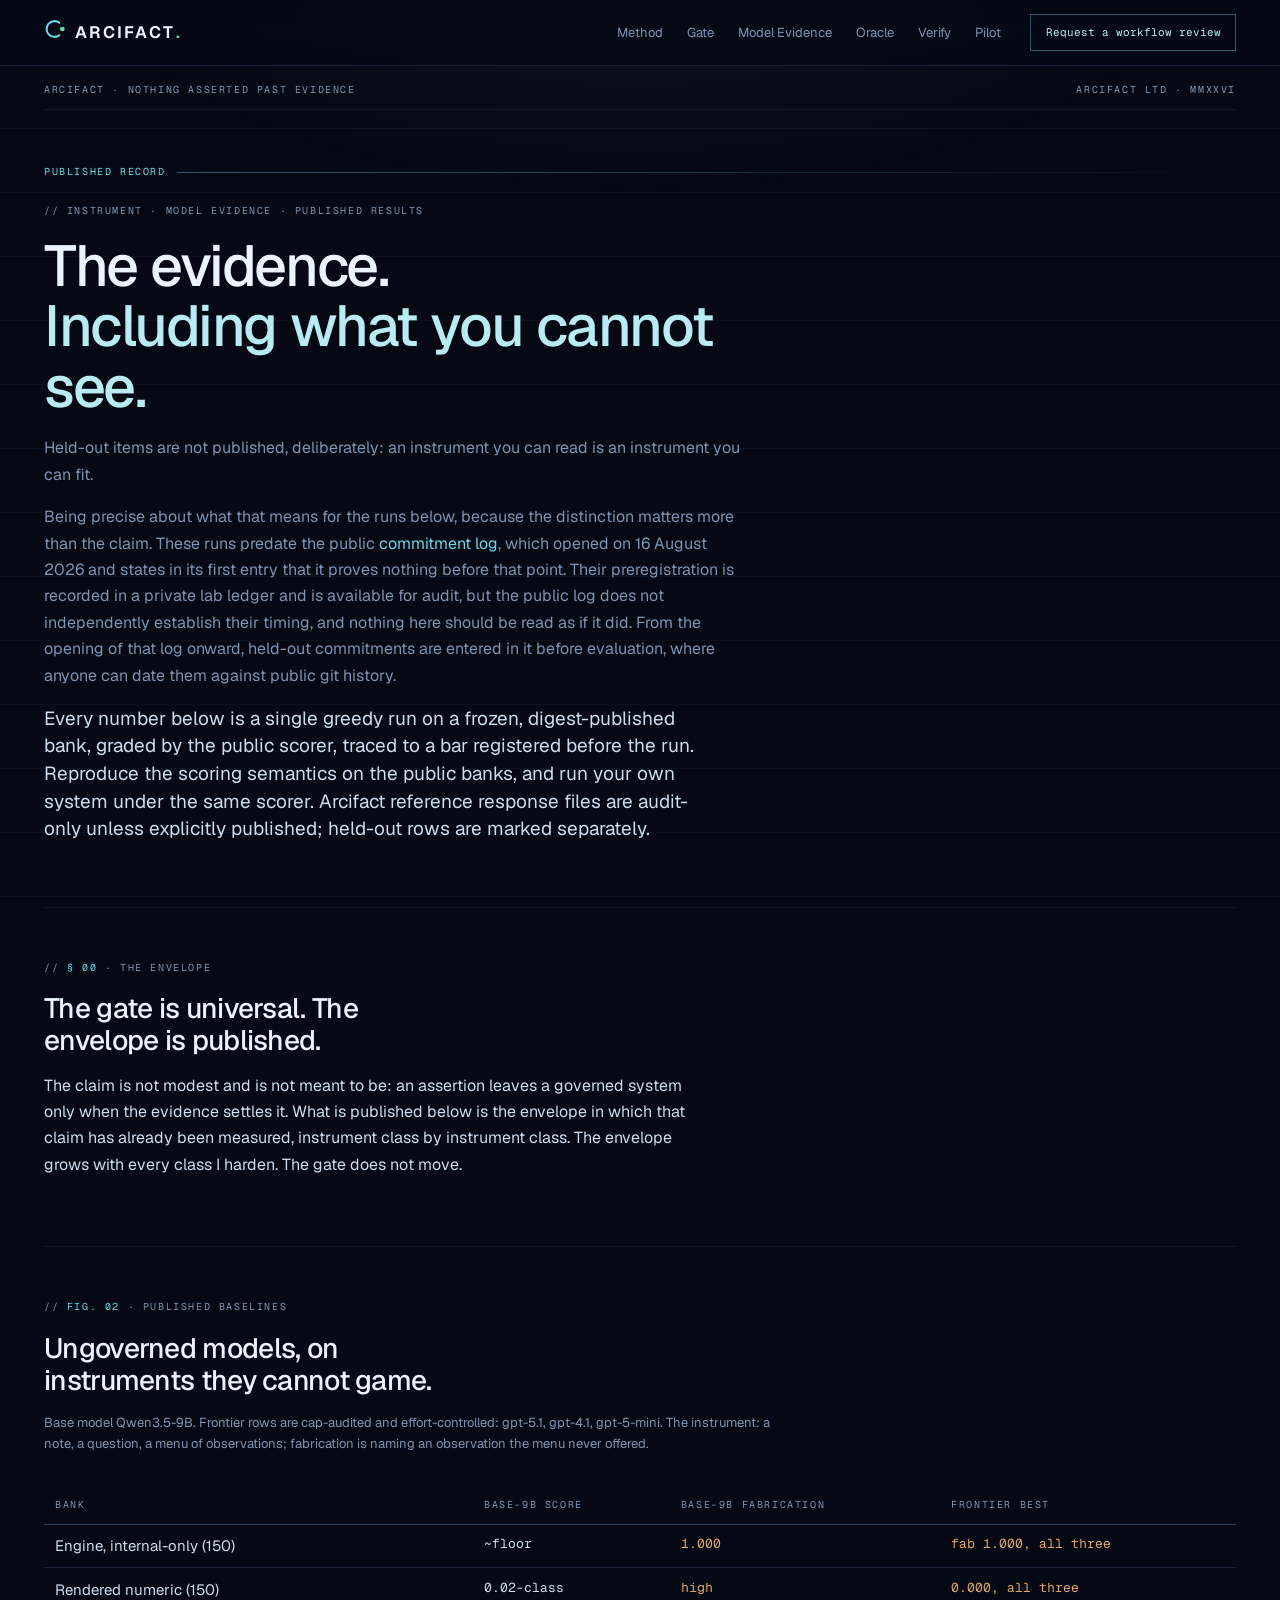
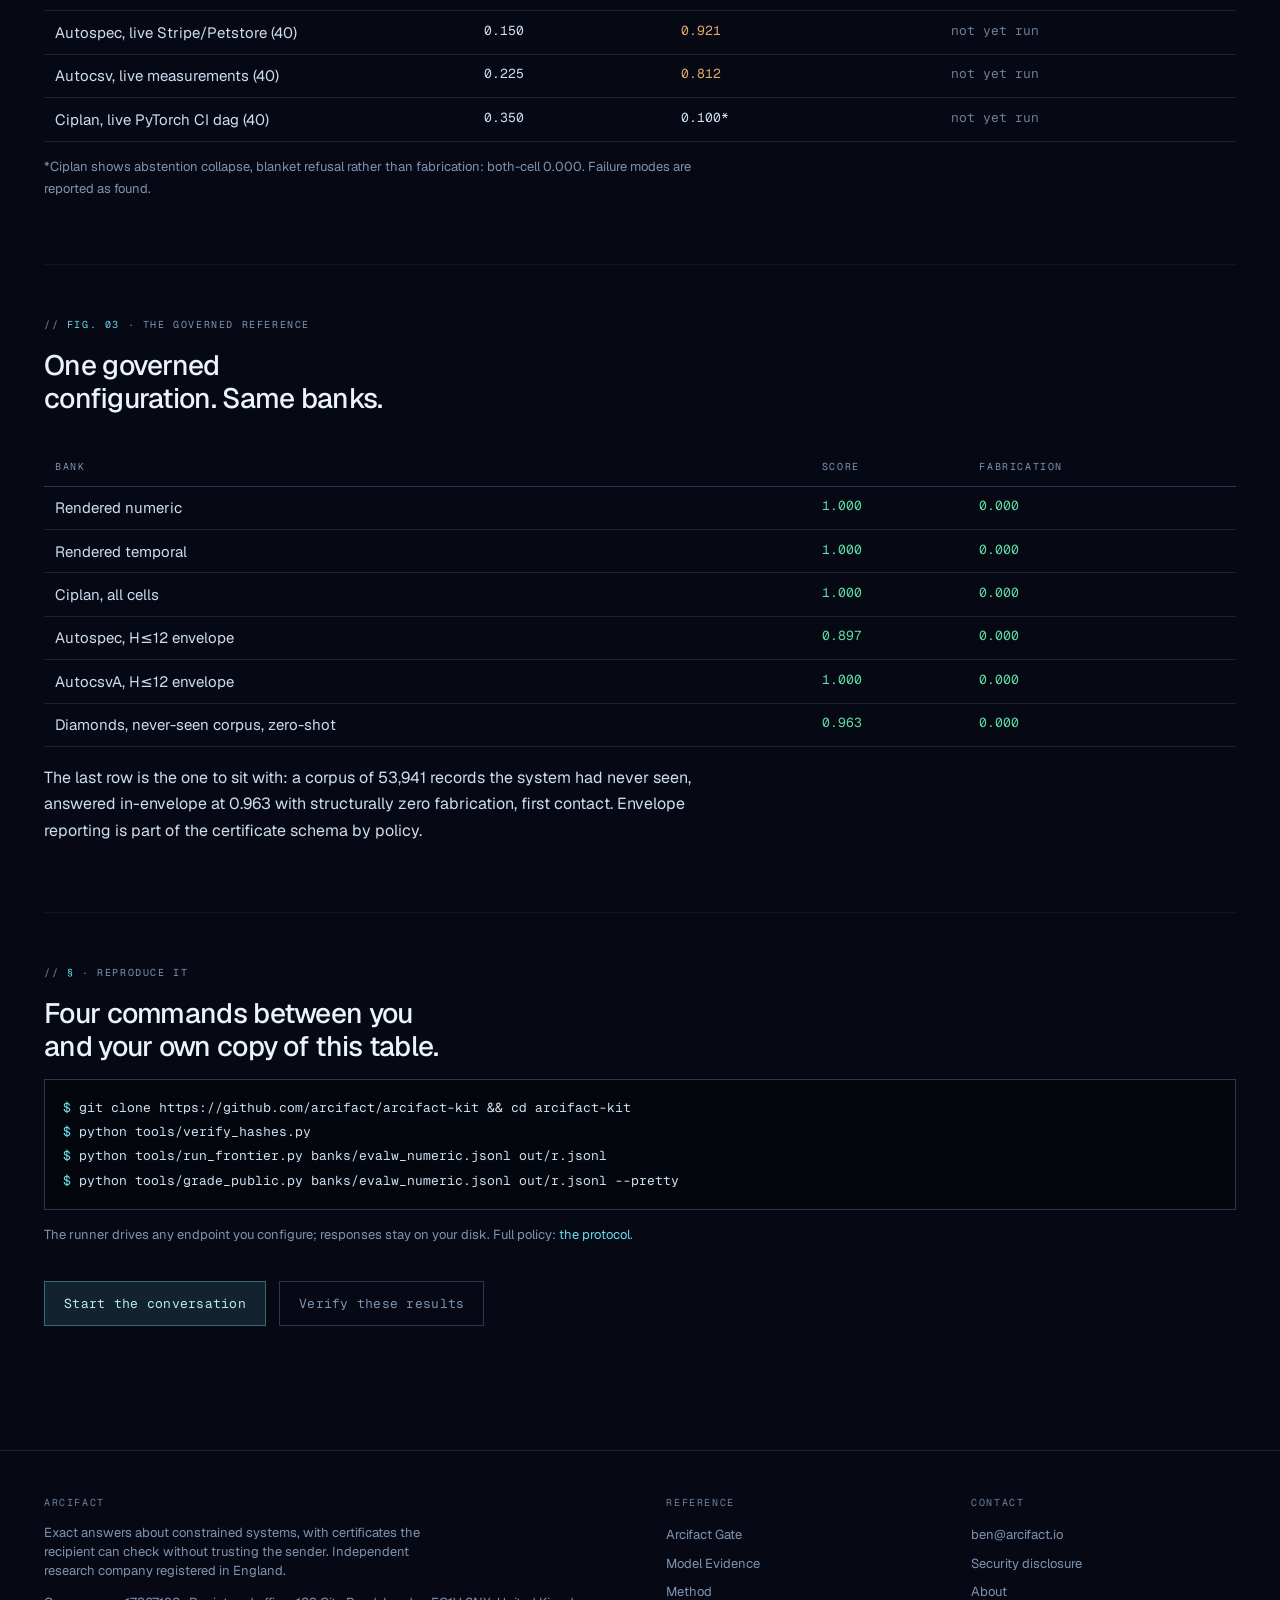
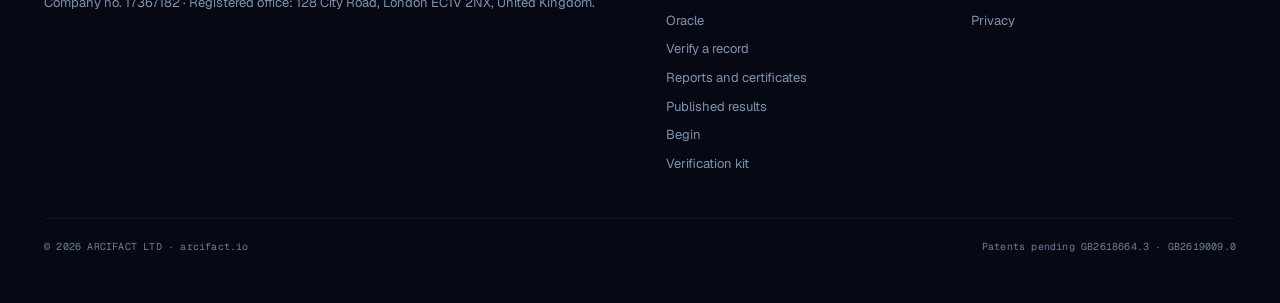
<file: evidence.html>
<!doctype html>
<html lang="en-GB">
<head>
<meta charset="utf-8">
<meta name="viewport" content="width=device-width, initial-scale=1">
<title>Published results &middot; Model Evidence &middot; Arcifact</title>
<meta name="description" content="Published baselines and the governed reference, bank by bank, with the commands to reproduce every cell on your own machine.">
<link rel="canonical" href="https://arcifact.io/evidence">
<meta property="og:type" content="website">
<meta property="og:site_name" content="Arcifact">
<meta property="og:locale" content="en_GB">
<meta property="og:title" content="Evidence &middot; Arcifact">
<meta property="og:description" content="Published baselines and the governed reference, bank by bank, with the commands to reproduce every cell on your own machine.">
<meta property="og:url" content="https://arcifact.io/evidence">
<meta name="twitter:card" content="summary_large_image">
<meta property="og:image" content="https://arcifact.io/og.png">
<meta property="og:image:width" content="1200">
<meta property="og:image:height" content="630">
<meta property="og:image:alt" content="Arcifact, nothing asserted past evidence">
<meta name="twitter:image" content="https://arcifact.io/og.png">
<meta name="theme-color" content="#060914">
<link rel="icon" href="favicon.svg" type="image/svg+xml">
<link rel="stylesheet" href="assets/site.css?v=f5cf2acec1">
<script type="application/ld+json">{"@context":"https://schema.org",
"@type":"Organization","name":"Arcifact Ltd","url":"https://arcifact.io",
"logo":"https://arcifact.io/og.png",
"sameAs":["https://github.com/arcifact/arcifact-kit"],
"contactPoint":{"@type":"ContactPoint","email":"ben@arcifact.io",
"contactType":"sales"}}</script>
</head>
<body style="background:#060914;color:#cdddee">
<a class="skip" href="#main">Skip to content</a>
<header class="nav">
  <div class="nav-inner frame">
    <a class="nav-brand" href="./" aria-label="Arcifact home">
      <span aria-hidden="true"><svg viewBox="0 0 24 24" aria-hidden="true">
<path d="M 17.54,4.91 A 9 9 0 1 0 17.54,19.09"
      fill="none" stroke="currentColor" stroke-width="2.3"
      stroke-linecap="round"/>
<circle cx="21" cy="12" r="2.7" fill="#5fdca3" stroke="none"/>
</svg></span> <span class="wm">ARCIFACT<span class="wm-dot">.</span></span>
    </a>
    <button class="nav-toggle" type="button" aria-expanded="false" aria-controls="site-nav" aria-label="Open menu"><span class="bars"><span></span></span>Menu</button>
<nav class="nav-links" id="site-nav" aria-label="Site"><a href="method">Method</a><a href="gate">Gate</a><a href="model-evidence">Model Evidence</a><a href="oracle">Oracle</a><a href="verify">Verify</a><a href="pilot">Pilot</a><a class="nav-cta" href="./#contact">Request a workflow review</a></nav>
  </div>
</header>
<main class="frame" id="main">
  <div class="marquee">
    <span>arcifact &middot; nothing asserted past evidence</span>
    <span>ARCIFACT LTD &middot; MMXXVI</span>
  </div>

<div class="hero">
  <div class="hero-rule">Published record</div>
  <p class="sec-label">// instrument &middot; model evidence &middot; published results</p>
<h1>The evidence.<br><span class="turn">Including what you cannot see.</span></h1>
<p class="muted" style="max-width:44rem">Held-out items are not published, deliberately: an instrument you can
read is an instrument you can fit.</p>
<p class="muted" style="max-width:44rem">Being precise about what that
means for the runs below, because the distinction matters more than the
claim. These runs predate the public
<a href="verify">commitment log</a>, which opened on 16 August 2026 and
states in its first entry that it proves nothing before that point.
Their preregistration is recorded in a private lab ledger and is
available for audit, but the public log does not independently establish
their timing, and nothing here should be read as if it did. From the
opening of that log onward, held-out commitments are entered in it
before evaluation, where anyone can date them against public git
history.</p>
  <p class="lede">Every number below is a single greedy run on a
  frozen, digest-published bank, graded by the public scorer, traced
  to a bar registered before the run. Reproduce the scoring semantics on the public banks, and run your own system under the same scorer. Arcifact reference response files are audit-only unless explicitly published; held-out rows are marked separately.</p>
</div>
<section class="section">
  <div class="sec-label">// <b>&sect; 00</b> &middot; the envelope</div>
  <h2>The gate is universal. The envelope is published.</h2>
  <p>The claim is not modest and is not meant to be: an assertion
  leaves a governed system only when the evidence settles it. What is
  published below is the envelope in which that claim has already been
  measured, instrument class by instrument class. The envelope grows
  with every class I harden. The gate does not move.</p>
</section>
<section class="section">
  <div class="sec-label">// <b>FIG. 02</b> &middot; published baselines</div>
  <h2>Ungoverned models, on instruments they cannot game.</h2>
  <p class="muted" style="font-size:var(--text-sm);max-width:46rem">
  Base model Qwen3.5-9B. Frontier rows are cap-audited and
  effort-controlled: gpt-5.1, gpt-4.1, gpt-5-mini. The instrument: a
  note, a question, a menu of observations; fabrication is naming an
  observation the menu never offered.</p>
  <div class="tblwrap"><table class="tbl">
  <tr><th>Bank</th><th>Base-9B score</th><th>Base-9B fabrication</th>
  <th>Frontier best</th></tr>
  <tr><td>Engine, internal-only (150)</td><td class="n">~floor</td>
  <td class="n bad">1.000</td><td class="n bad">fab 1.000, all three</td></tr>
  <tr><td>Rendered numeric (150)</td><td class="n">0.02-class</td>
  <td class="n bad">high</td><td class="n bad">0.000, all three</td></tr>
  <tr><td>Autospec, live Stripe/Petstore (40)</td><td class="n">0.150</td>
  <td class="n bad">0.921</td><td class="n na">not yet run</td></tr>
  <tr><td>Autocsv, live measurements (40)</td><td class="n">0.225</td>
  <td class="n bad">0.812</td><td class="n na">not yet run</td></tr>
  <tr><td>Ciplan, live PyTorch CI dag (40)</td><td class="n">0.350</td>
  <td class="n">0.100&#42;</td><td class="n na">not yet run</td></tr>
  </table></div>
  <p class="muted" style="font-size:var(--text-sm);margin-top:.9rem">
  &#42;Ciplan shows abstention collapse, blanket refusal rather than
  fabrication: both-cell 0.000. Failure modes are reported as found.</p>
</section>
<section class="section">
  <div class="sec-label">// <b>FIG. 03</b> &middot; the governed reference</div>
  <h2>One governed configuration. Same banks.</h2>
  <div class="tblwrap"><table class="tbl">
  <tr><th>Bank</th><th>Score</th><th>Fabrication</th></tr>
  <tr><td>Rendered numeric</td><td class="n ok">1.000</td><td class="n ok">0.000</td></tr>
  <tr><td>Rendered temporal</td><td class="n ok">1.000</td><td class="n ok">0.000</td></tr>
  <tr><td>Ciplan, all cells</td><td class="n ok">1.000</td><td class="n ok">0.000</td></tr>
  <tr><td>Autospec, H&le;12 envelope</td><td class="n ok">0.897</td><td class="n ok">0.000</td></tr>
  <tr><td>AutocsvA, H&le;12 envelope</td><td class="n ok">1.000</td><td class="n ok">0.000</td></tr>
  <tr><td>Diamonds, never-seen corpus, zero-shot</td><td class="n ok">0.963</td><td class="n ok">0.000</td></tr>
  </table></div>
  <p style="margin-top:1.1rem">The last row is the one to sit with: a
  corpus of 53,941 records the system had never seen, answered
  in-envelope at 0.963 with structurally zero fabrication, first
  contact. Envelope reporting is part of the certificate schema by
  policy.</p>
</section>
<section class="section">
  <div class="sec-label">// <b>&sect;</b> &middot; reproduce it</div>
  <h2>Four commands between you and your own copy of this table.</h2>
  <div class="cmd">
<b>$</b> git clone https://github.com/arcifact/arcifact-kit &amp;&amp; cd arcifact-kit<br>
<b>$</b> python tools/verify_hashes.py<br>
<b>$</b> python tools/run_frontier.py banks/evalw_numeric.jsonl out/r.jsonl<br>
<b>$</b> python tools/grade_public.py banks/evalw_numeric.jsonl out/r.jsonl --pretty</div>
  <p class="muted" style="font-size:var(--text-sm);margin-top:.9rem">
  The runner drives any endpoint you configure; responses stay on
  your disk. Full policy:
  <a href="https://github.com/arcifact/arcifact-kit/blob/main/docs/PROTOCOL.md">the
  protocol</a>.</p>
  <div class="actions">
    <a class="btn" href="mailto:ben@arcifact.io?subject=Certification%20pilot">Start the conversation</a>
    <a class="btn btn-quiet" href="verify">Verify these results</a>
  </div>
</section>

</main>
<footer class="site-foot">
  <div class="frame">
    <div class="foot-grid">
      <div>
        <h4>Arcifact</h4>
        <p class="muted" style="font-size:var(--text-sm);max-width:26rem">
          Exact answers about constrained systems, with certificates
          the recipient can check without trusting the sender.
          Independent research company registered in England.
        </p>
        <p class="muted" style="font-size:var(--text-sm);margin-top:.6rem">Company no. 17367182 &middot; Registered office: 128 City Road, London EC1V 2NX, United Kingdom.</p>
      </div>
      <div>
        <h4>Reference</h4>
        <ul>
          <li><a href="gate">Arcifact Gate</a></li>
        <li><a href="model-evidence">Model Evidence</a></li>
        <li><a href="method">Method</a></li>
        <li><a href="oracle">Oracle</a></li>
        <li><a href="verify">Verify a record</a></li>
        <li><a href="certificate">Reports and certificates</a></li>
        <li><a href="evidence">Published results</a></li>
        <li><a href="pilot">Begin</a></li>
          <li><a href="https://github.com/arcifact/arcifact-kit">Verification kit</a></li>
        </ul>
      </div>
      <div>
        <h4>Contact</h4>
        <ul>
          <li><a href="mailto:ben@arcifact.io">ben@arcifact.io</a></li>
          <li><a href="security">Security disclosure</a></li>
          <li><a href="about">About</a></li>
          <li><a href="privacy">Privacy</a></li>
        </ul>
      </div>
    </div>
    <div class="foot-rule">
      <span>&copy; 2026 ARCIFACT LTD &middot; arcifact.io</span>
      <span>Patents pending GB2618664.3 &middot; GB2619009.0</span>
    </div>
  </div>
</footer>
<script>
(function(){
  var nav=document.querySelector('.nav');
  var btn=nav&&nav.querySelector('.nav-toggle');
  var links=nav&&nav.querySelector('.nav-links');
  if(!nav||!btn||!links)return;
  nav.classList.add('js');           /* collapse only once JS is present */
  function set(open){
    nav.setAttribute('data-open',open?'true':'false');
    btn.setAttribute('aria-expanded',open?'true':'false');
    btn.setAttribute('aria-label',open?'Close menu':'Open menu');
  }
  set(false);
  btn.addEventListener('click',function(){
    set(nav.getAttribute('data-open')!=='true');
  });
  links.addEventListener('click',function(e){
    if(e.target.tagName==='A')set(false);
  });
  document.addEventListener('keydown',function(e){
    if(e.key==='Escape')set(false);
  });
  document.addEventListener('click',function(e){
    if(!nav.contains(e.target))set(false);
  });
  var mq=window.matchMedia('(min-width: 46.01rem)');
  (mq.addEventListener?mq.addEventListener.bind(mq,'change'):mq.addListener.bind(mq))(function(){set(false);});
})();
</script>
</body>
</html>
</file>
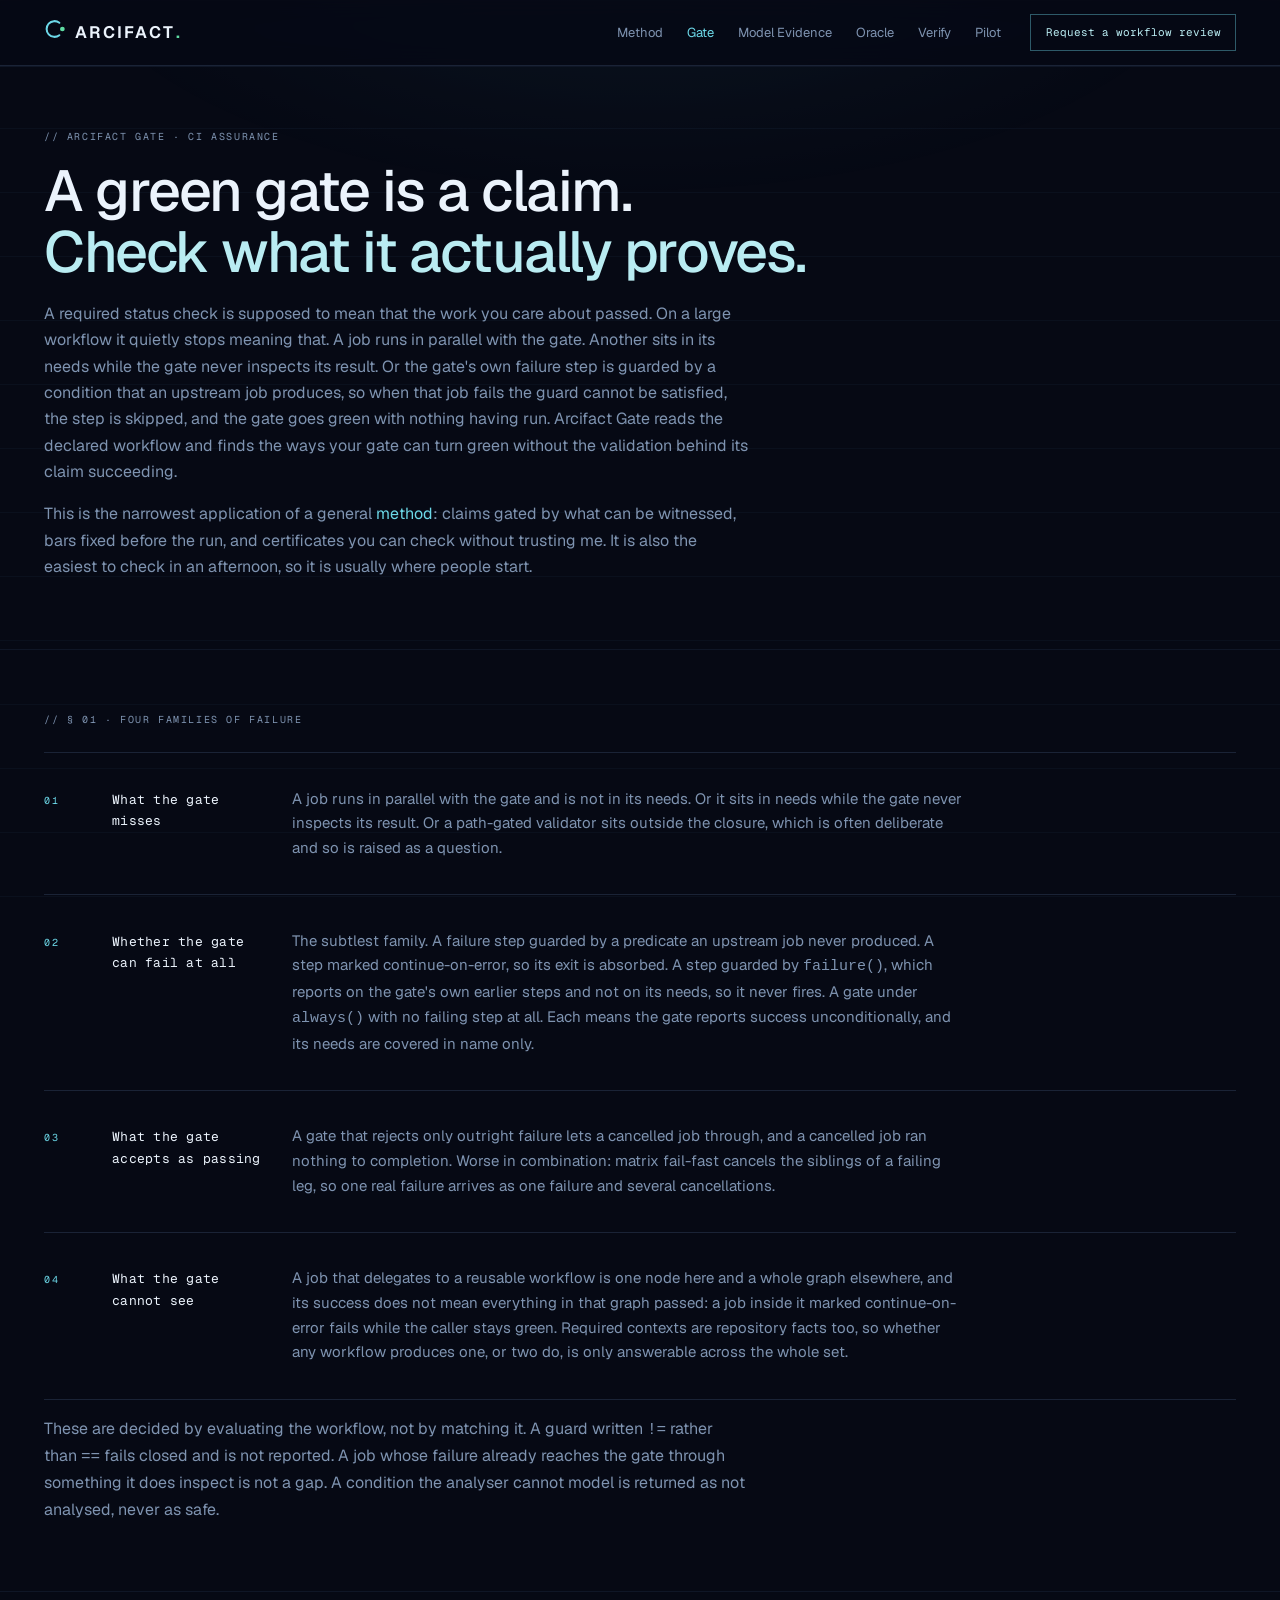
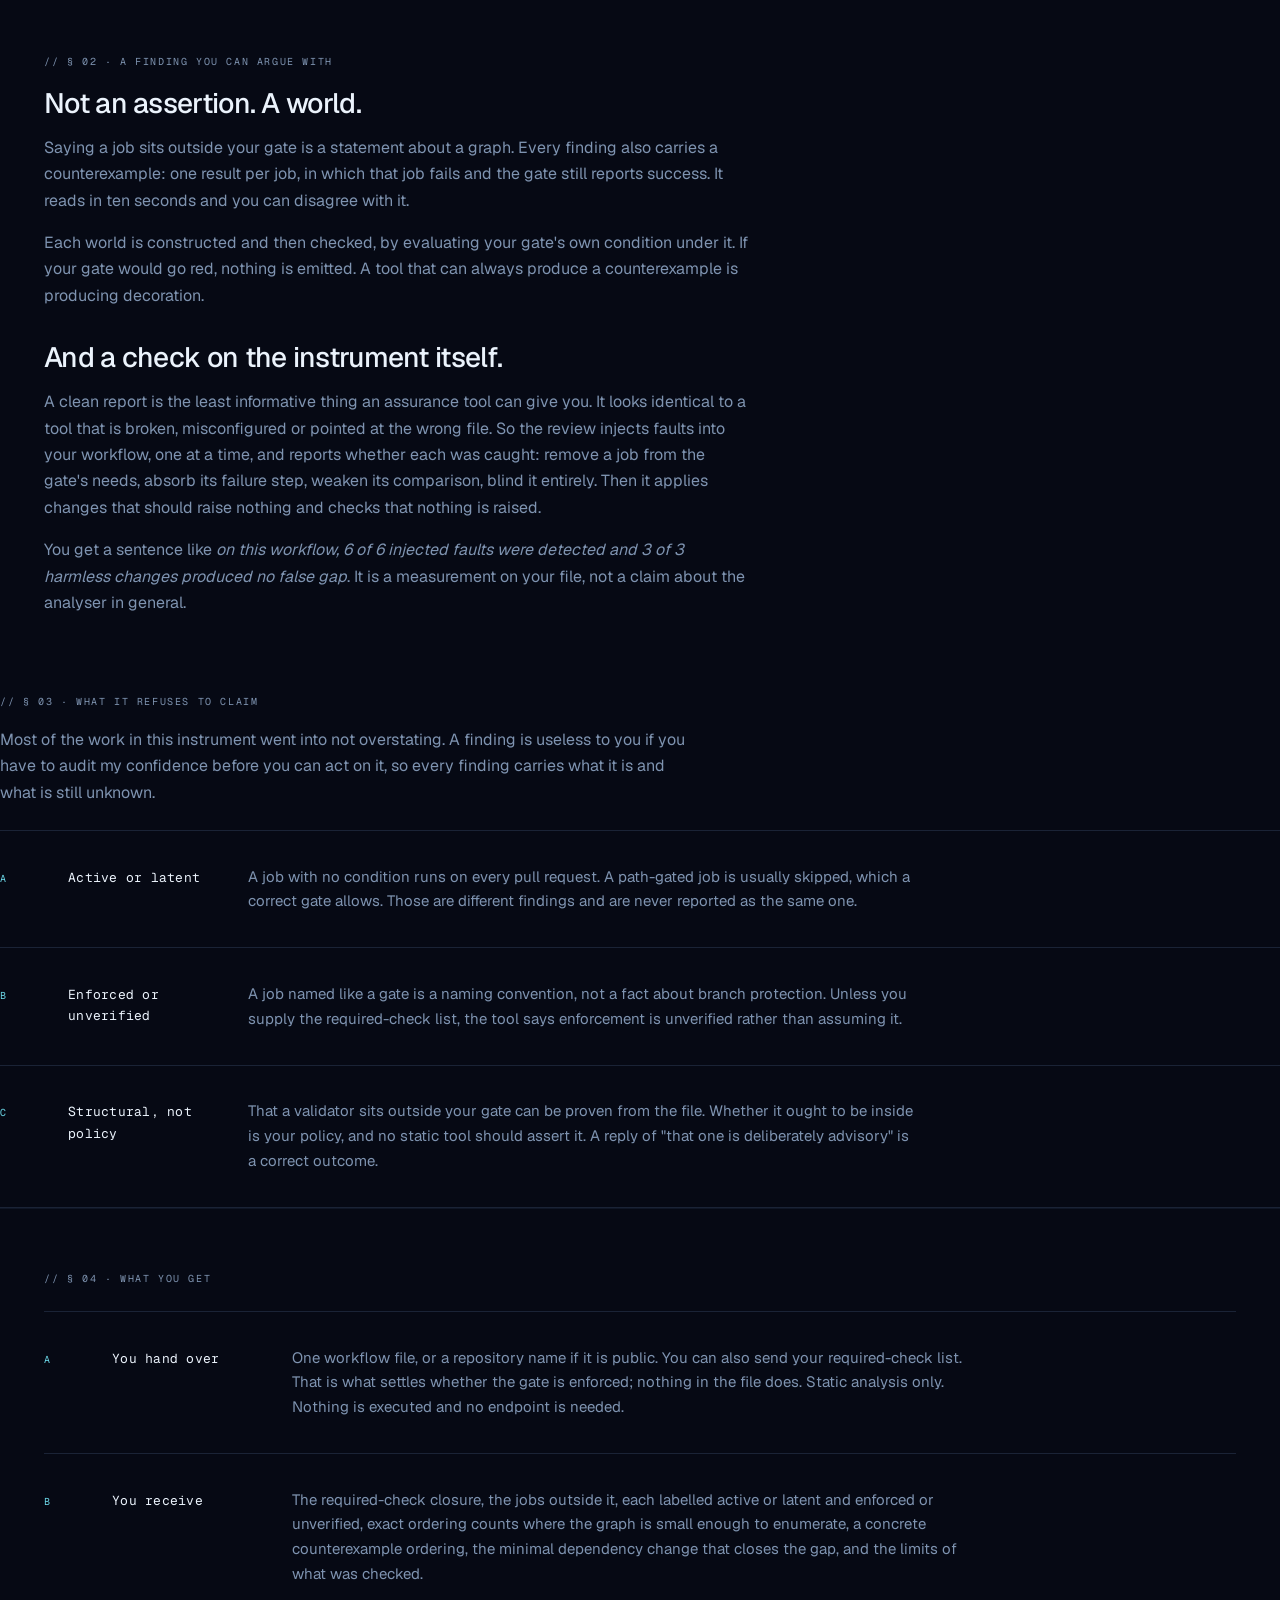
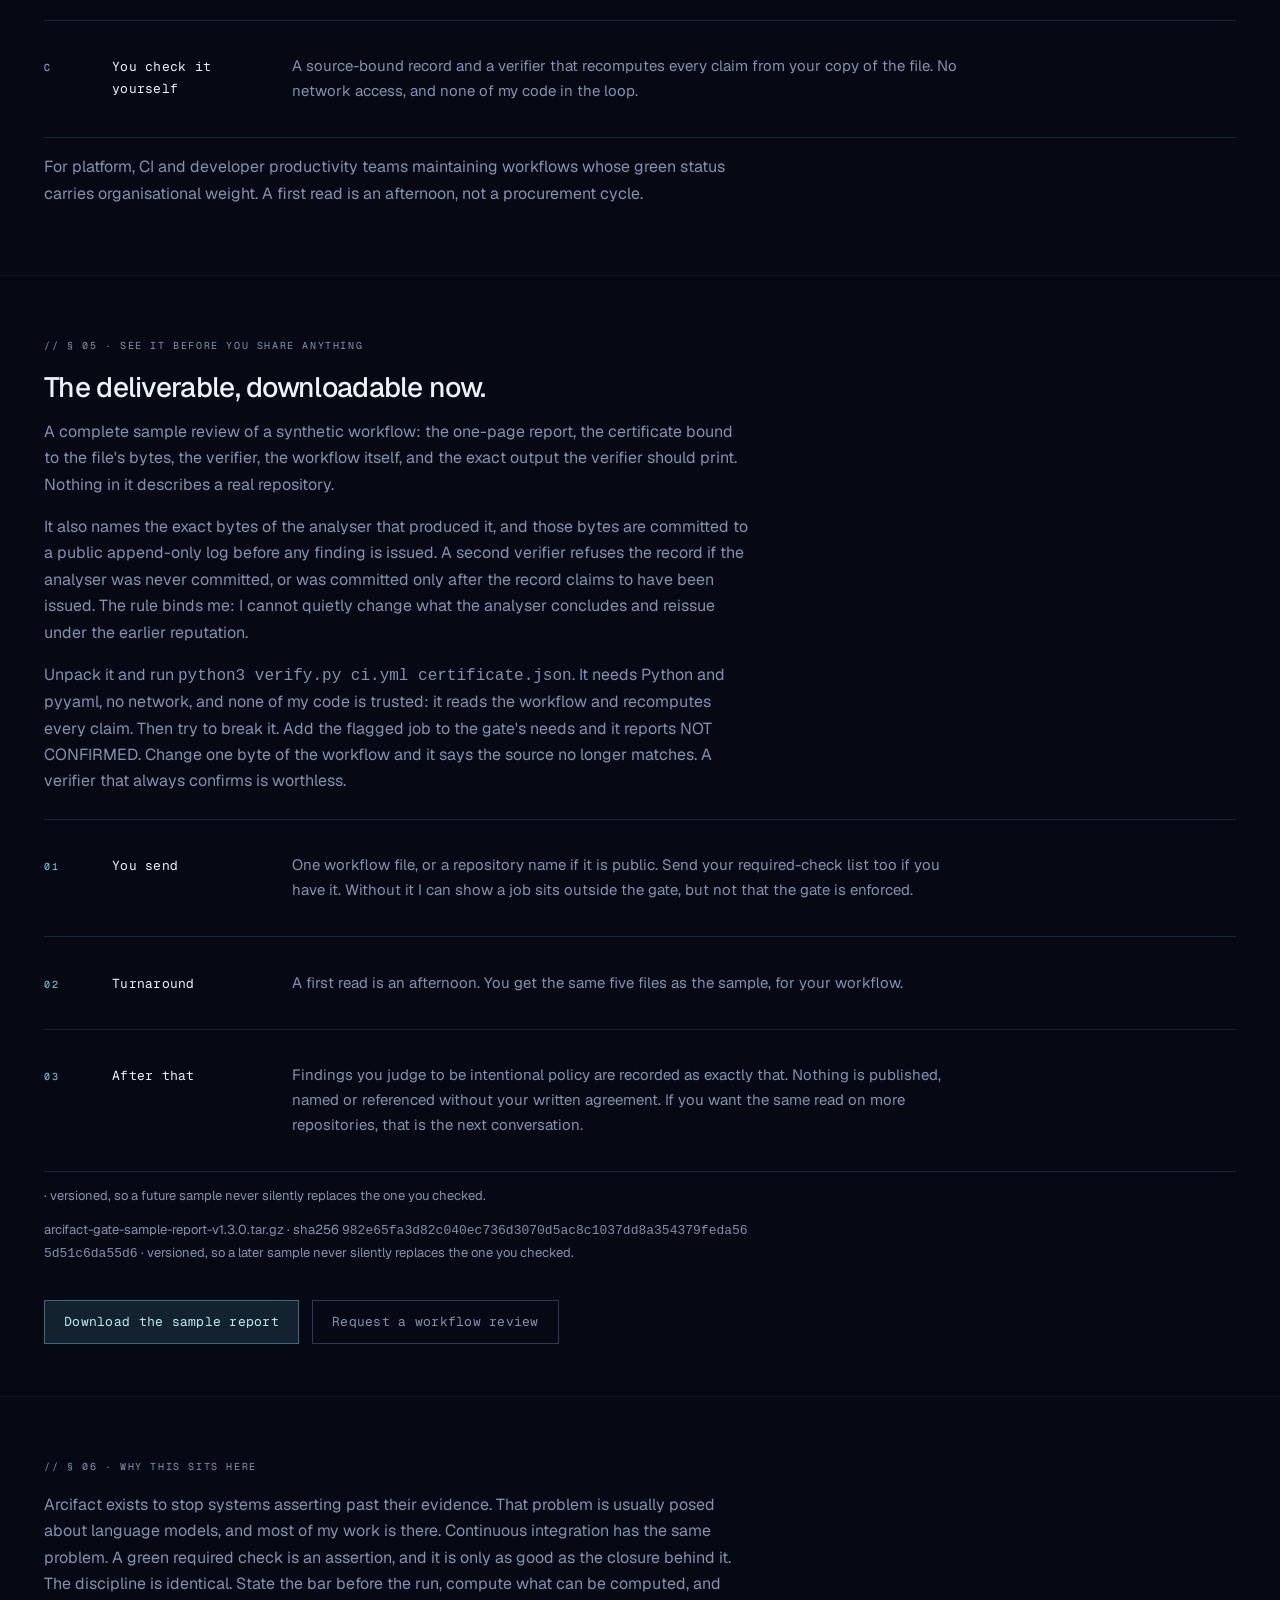
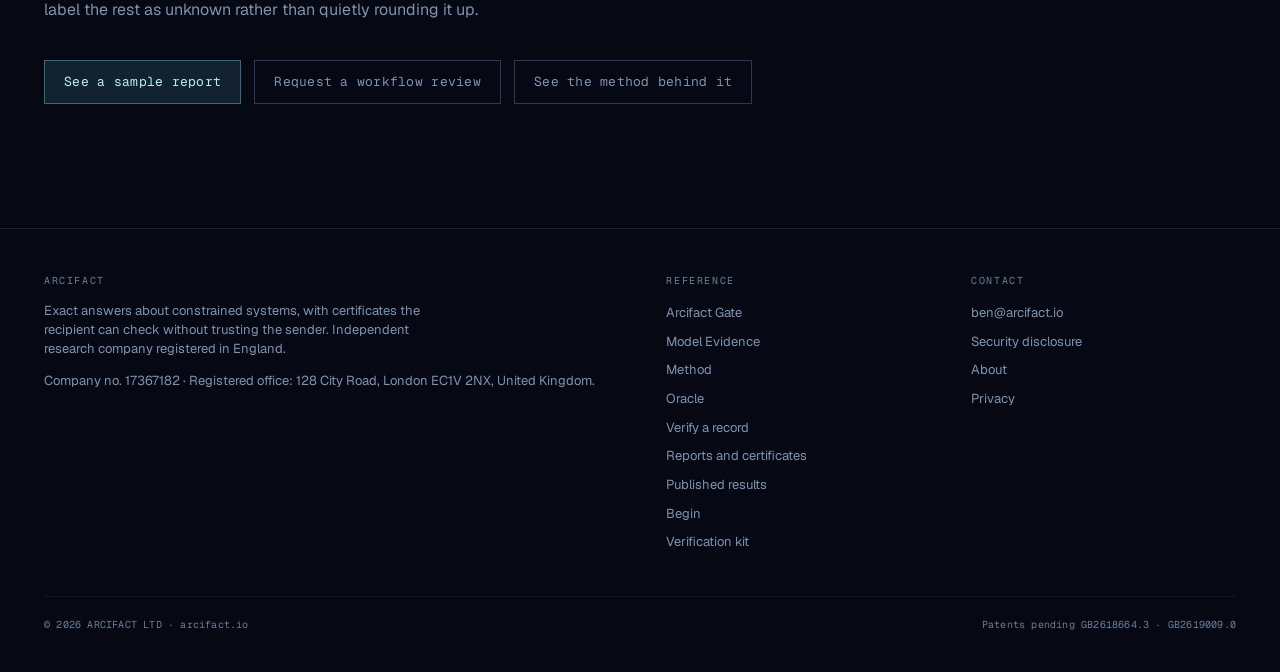
<file: gate.html>
<!doctype html>
<html lang="en-GB">
<head>
<meta charset="utf-8">
<meta name="viewport" content="width=device-width, initial-scale=1">
<title>Arcifact Gate &middot; CI merge-gate assurance</title>
<meta name="description" content="Arcifact Gate finds the ways a required GitHub check can turn green without the validation behind it succeeding: a missing dependency, an ignored result, a conditional gap, or a failure step suppressed by a predicate an upstream job never produced.">
<link rel="canonical" href="https://arcifact.io/gate">
<meta property="og:type" content="website">
<meta property="og:site_name" content="Arcifact">
<meta property="og:locale" content="en_GB">
<meta property="og:title" content="Arcifact Gate &middot; a green gate is a claim">
<meta property="og:description" content="Check what your required check actually proves. One workflow file, no repository access, and a verifier you run yourself.">
<meta property="og:url" content="https://arcifact.io/gate">
<meta name="twitter:card" content="summary_large_image">
<meta property="og:image" content="https://arcifact.io/og-gate.png">
<meta property="og:image:width" content="1200">
<meta property="og:image:height" content="630">
<meta property="og:image:alt" content="Arcifact Gate: a green gate is a claim, check what it proves">
<meta name="twitter:image" content="https://arcifact.io/og-gate.png">
<meta name="theme-color" content="#060914">
<link rel="icon" href="favicon.svg" type="image/svg+xml">
<link rel="stylesheet" href="assets/site.css?v=f5cf2acec1">
<script type="application/ld+json">{"@context":"https://schema.org",
"@type":"Organization","name":"Arcifact Ltd","url":"https://arcifact.io",
"logo":"https://arcifact.io/og.png",
"sameAs":["https://github.com/arcifact/arcifact-kit"],
"contactPoint":{"@type":"ContactPoint","email":"ben@arcifact.io",
"contactType":"sales"}}</script>
</head>
<body style="background:#060914;color:#cdddee">
<a class="skip" href="#main">Skip to content</a>
<header class="nav">
  <div class="nav-inner frame">
    <a class="nav-brand" href="./" aria-label="Arcifact home">
      <span aria-hidden="true"><svg viewBox="0 0 24 24" aria-hidden="true">
<path d="M 17.54,4.91 A 9 9 0 1 0 17.54,19.09"
      fill="none" stroke="currentColor" stroke-width="2.3"
      stroke-linecap="round"/>
<circle cx="21" cy="12" r="2.7" fill="#5fdca3" stroke="none"/>
</svg></span> <span class="wm">ARCIFACT<span class="wm-dot">.</span></span>
    </a>
    <button class="nav-toggle" type="button" aria-expanded="false" aria-controls="site-nav" aria-label="Open menu"><span class="bars"></span>Menu</button>
<nav class="nav-links" id="site-nav" aria-label="Site"><a href="method">Method</a><a href="gate" aria-current="page">Gate</a><a href="model-evidence">Model Evidence</a><a href="oracle">Oracle</a><a href="verify">Verify</a><a href="pilot">Pilot</a><a class="nav-cta" href="./#contact">Request a workflow review</a></nav>
  </div>
</header>
<main id="main">

<section class="section">
  <div class="frame">
    <p class="sec-label">// arcifact gate &middot; ci assurance</p>
    <h1>A green gate is a claim.<br><span class="turn">Check what it actually proves.</span></h1>
    <p class="muted" style="max-width:44rem">
      A required status check is supposed to mean that the work you
      care about passed. On a large workflow it quietly stops meaning
      that. A job runs in parallel with the gate. Another sits in its
      needs while the gate never inspects its result. Or the gate's own
      failure step is guarded by a condition that an upstream job
      produces, so when that job fails the guard cannot be satisfied,
      the step is skipped, and the gate goes green with nothing having
      run. Arcifact Gate reads the declared workflow and finds the ways
      your gate can turn green without the validation behind its claim
      succeeding.
    </p>
    <p class="muted" style="max-width:44rem">
      This is the narrowest application of a general
      <a href="method">method</a>: claims gated by what can be
      witnessed, bars fixed before the run, and certificates you can
      check without trusting me. It is also the easiest to check in an afternoon, so it is usually
      where people start.
    </p>
  </div>
</section>

<section class="section">
  <div class="frame">
    <p class="sec-label">// &sect; 01 &middot; four families of failure</p>
    <div class="steps">
      <div class="step">
        <p class="step-n">01</p>
        <p class="step-t">What the gate misses</p>
        <p class="step-d">A job runs in parallel with the gate and is
          not in its needs. Or it sits in needs while the gate never
          inspects its result. Or a path-gated validator sits outside
          the closure, which is often deliberate and so is raised as a
          question.</p>
      </div>
      <div class="step">
        <p class="step-n">02</p>
        <p class="step-t">Whether the gate can fail at all</p>
        <p class="step-d">The subtlest family. A failure step guarded by
          a predicate an upstream job never produced. A step marked
          continue-on-error, so its exit is absorbed. A step guarded by
          <span style="font-family:var(--mono,monospace)">failure()</span>,
          which reports on the gate's own earlier steps and not on its
          needs, so it never fires. A gate under
          <span style="font-family:var(--mono,monospace)">always()</span>
          with no failing step at all. Each means the gate reports
          success unconditionally, and its needs are covered in
          name only.</p>
      </div>
      <div class="step">
        <p class="step-n">03</p>
        <p class="step-t">What the gate accepts as passing</p>
        <p class="step-d">A gate that rejects only outright failure lets
          a cancelled job through, and a cancelled job ran nothing to
          completion. Worse in combination: matrix fail-fast cancels the
          siblings of a failing leg, so one real failure arrives as one
          failure and several cancellations.</p>
      </div>
      <div class="step">
        <p class="step-n">04</p>
        <p class="step-t">What the gate cannot see</p>
        <p class="step-d">A job that delegates to a reusable workflow is
          one node here and a whole graph elsewhere, and its success does
          not mean everything in that graph passed: a job inside it
          marked continue-on-error fails while the caller stays green.
          Required contexts are repository facts too, so whether any
          workflow produces one, or two do, is only answerable across
          the whole set.</p>
      </div>
    </div>
    <p class="muted" style="max-width:44rem;margin-top:1rem">
      These are decided by evaluating the workflow, not by matching it. A
      guard written <span style="font-family:var(--mono,monospace)">!=</span>
      rather than <span style="font-family:var(--mono,monospace)">==</span>
      fails closed and is not reported. A job whose failure already
      reaches the gate through something it does inspect is not a gap. A
      condition the analyser cannot model is returned as not analysed,
      never as safe.
    </p>
  </div>
</section>

<section class="section">
  <div class="frame">
    <p class="sec-label">// &sect; 02 &middot; a finding you can argue with</p>
    <h2>Not an assertion. A world.</h2>
    <p class="muted" style="max-width:44rem">
      Saying a job sits outside your gate is a statement about a graph.
      Every finding also carries a counterexample: one result per job, in
      which that job fails and the gate still reports success. It reads
      in ten seconds and you can disagree with it.
    </p>
    <p class="muted" style="max-width:44rem">
      Each world is constructed and then checked, by evaluating your
      gate's own condition under it. If your gate would go red, nothing
      is emitted. A tool that can always produce a counterexample is
      producing decoration.
    </p>
    <h2 style="margin-top:2rem">And a check on the instrument itself.</h2>
    <p class="muted" style="max-width:44rem">
      A clean report is the least informative thing an assurance tool can
      give you. It looks identical to a tool that is broken, misconfigured
      or pointed at the wrong file. So the review injects faults into your
      workflow, one at a time, and reports whether each was caught: remove
      a job from the gate's needs, absorb its failure step, weaken its
      comparison, blind it entirely. Then it applies changes that should
      raise nothing and checks that nothing is raised.
    </p>
    <p class="muted" style="max-width:44rem">
      You get a sentence like <i>on this workflow, 6 of 6 injected faults
      were detected and 3 of 3 harmless changes produced no false
      gap</i>. It is a measurement on your file, not a claim about the
      analyser in general.
    </p>
  </div>
</section>

<p class="sec-label">// &sect; 03 &middot; what it refuses to claim</p>
    <p class="muted" style="max-width:44rem">
      Most of the work in this instrument went into not overstating.
      A finding is useless to you if you have to audit my confidence
      before you can act on it, so every finding carries what it is
      and what is still unknown.
    </p>
    <div class="steps">
      <div class="step">
        <p class="step-n">A</p>
        <p class="step-t">Active or latent</p>
        <p class="step-d">A job with no condition runs on every pull
          request. A path-gated job is usually skipped, which a correct
          gate allows. Those are different findings and are never
          reported as the same one.</p>
      </div>
      <div class="step">
        <p class="step-n">B</p>
        <p class="step-t">Enforced or unverified</p>
        <p class="step-d">A job named like a gate is a naming
          convention, not a fact about branch protection. Unless you
          supply the required-check list, the tool says enforcement is
          unverified rather than assuming it.</p>
      </div>
      <div class="step">
        <p class="step-n">C</p>
        <p class="step-t">Structural, not policy</p>
        <p class="step-d">That a validator sits outside your gate can
          be proven from the file. Whether it ought to be inside is
          your policy, and no static tool should assert it. A reply of
          "that one is deliberately advisory" is a correct outcome.</p>
      </div>
    </div>
  </div>
</section>


<section class="section">
  <div class="frame">
    <p class="sec-label">// &sect; 04 &middot; what you get</p>
    <div class="steps">
      <div class="step">
        <p class="step-n">A</p>
        <p class="step-t">You hand over</p>
        <p class="step-d">One workflow file, or a repository name if it
          is public. You can also send your required-check list. That is what settles
          whether the gate is enforced; nothing in the file does.
          Static analysis only. Nothing is executed and no endpoint is
          needed.</p>
      </div>
      <div class="step">
        <p class="step-n">B</p>
        <p class="step-t">You receive</p>
        <p class="step-d">The required-check closure, the jobs outside
          it, each labelled active or latent and enforced or unverified,
          exact ordering counts where the graph is small enough to
          enumerate, a concrete counterexample ordering, the minimal
          dependency change that closes the gap, and the limits of what
          was checked.</p>
      </div>
      <div class="step">
        <p class="step-n">C</p>
        <p class="step-t">You check it yourself</p>
        <p class="step-d">A source-bound record and a verifier that
          recomputes every claim from your copy of the file. No network
          access, and none of my code in the loop.</p>
      </div>
    </div>
    <p class="muted" style="max-width:44rem;margin-top:1rem">
      For platform, CI and developer productivity teams maintaining
      workflows whose green status carries organisational weight. A
      first read is an afternoon, not a procurement cycle.
    </p>
  </div>
</section>

<section class="section">
  <div class="frame">
    <p class="sec-label">// &sect; 05 &middot; see it before you share anything</p>
    <h2>The deliverable, downloadable now.</h2>
    <p class="muted" style="max-width:44rem">
      A complete sample review of a synthetic workflow: the one-page
      report, the certificate bound to the file's bytes, the verifier,
      the workflow itself, and the exact output the verifier should
      print. Nothing in it describes a real repository.
    </p>
    <p class="muted" style="max-width:44rem">
      It also names the exact bytes of the analyser that produced it,
      and those bytes are committed to a public append-only log before
      any finding is issued. A second verifier refuses the record if the
      analyser was never committed, or was committed only after the
      record claims to have been issued. The rule binds me: I cannot
      quietly change what the analyser concludes and reissue under the
      earlier reputation.
    </p>
    <p class="muted" style="max-width:44rem">
      Unpack it and run
      <span style="font-family:var(--mono,monospace)">python3 verify.py
      ci.yml certificate.json</span>. It needs Python and pyyaml, no
      network, and none of my code is trusted: it reads the workflow and
      recomputes every claim. Then try to break it. Add the flagged job
      to the gate's needs and it reports NOT CONFIRMED. Change one byte
      of the workflow and it says the source no longer matches. A
      verifier that always confirms is worthless.
    </p>
    <div class="steps">
      <div class="step">
        <p class="step-n">01</p>
        <p class="step-t">You send</p>
        <p class="step-d">One workflow file, or a repository name if it
          is public. Send your required-check list too if you have it. Without it I can show a job sits outside the gate, but not that the gate is enforced.</p>
      </div>
      <div class="step">
        <p class="step-n">02</p>
        <p class="step-t">Turnaround</p>
        <p class="step-d">A first read is an afternoon. You get the same
          five files as the sample, for your workflow.</p>
      </div>
      <div class="step">
        <p class="step-n">03</p>
        <p class="step-t">After that</p>
        <p class="step-d">Findings you judge to be intentional policy
          are recorded as exactly that. Nothing is published, named or
          referenced without your written agreement. If you want the
          same read on more repositories, that is the next
          conversation.</p>
      </div>
    </div>
    <p class="muted" style="max-width:44rem;font-size:var(--text-sm)">
      &middot; versioned, so a future sample never silently replaces the one
      you checked.
    </p>
    <p class="muted" style="max-width:44rem;font-size:var(--text-sm)">
      arcifact-gate-sample-report-v1.3.0.tar.gz &middot; sha256
      <span style="font-family:var(--mono,monospace);word-break:break-all">982e65fa3d82c040ec736d3070d5ac8c1037dd8a354379feda565d51c6da55d6</span>
      &middot; versioned, so a later sample never silently replaces the
      one you checked.
    </p>
<div class="actions">
      <a class="btn" href="downloads/arcifact-gate-sample-report-v1.3.0.tar.gz">Download the sample report</a>
      <a class="btn btn-quiet" href="./#contact">Request a workflow review</a>
    </div>
  </div>
</section>
<section class="section">
  <div class="frame">
    <p class="sec-label">// &sect; 06 &middot; why this sits here</p>
    <p class="muted" style="max-width:44rem">
      Arcifact exists to stop systems asserting past their evidence.
      That problem is usually posed about language models, and most
of my work is there. Continuous integration has the same problem. A green required check is an assertion, and it is only as good as the closure behind it. The discipline is
      identical. State the bar before the run, compute what can be
      computed, and label the rest as unknown rather than quietly
      rounding it up.
    </p>
    <div class="actions">
      <a class="btn" href="downloads/arcifact-gate-sample-report-v1.3.0.tar.gz">See a sample report</a>
      <a class="btn btn-quiet" href="./#contact">Request a workflow review</a>
      <a class="btn btn-quiet" href="method">See the method behind it</a>
    </div>
  </div>
</section>

</main>
<footer class="site-foot">
  <div class="frame">
    <div class="foot-grid">
      <div>
        <h4>Arcifact</h4>
        <p class="muted" style="font-size:var(--text-sm);max-width:26rem">
          Exact answers about constrained systems, with certificates
          the recipient can check without trusting the sender.
          Independent research company registered in England.
        </p>
        <p class="muted" style="font-size:var(--text-sm);margin-top:.6rem">Company no. 17367182 &middot; Registered office: 128 City Road, London EC1V 2NX, United Kingdom.</p>
      </div>
      <div>
        <h4>Reference</h4>
        <ul>
          <li><a href="gate">Arcifact Gate</a></li>
        <li><a href="model-evidence">Model Evidence</a></li>
        <li><a href="method">Method</a></li>
        <li><a href="oracle">Oracle</a></li>
        <li><a href="verify">Verify a record</a></li>
        <li><a href="certificate">Reports and certificates</a></li>
        <li><a href="evidence">Published results</a></li>
        <li><a href="pilot">Begin</a></li>
          <li><a href="https://github.com/arcifact/arcifact-kit">Verification kit</a></li>
        </ul>
      </div>
      <div>
        <h4>Contact</h4>
        <ul>
          <li><a href="mailto:ben@arcifact.io">ben@arcifact.io</a></li>
          <li><a href="security">Security disclosure</a></li>
          <li><a href="about">About</a></li>
          <li><a href="privacy">Privacy</a></li>
        </ul>
      </div>
    </div>
    <div class="foot-rule">
      <span>&copy; 2026 ARCIFACT LTD &middot; arcifact.io</span>
      <span>Patents pending GB2618664.3 &middot; GB2619009.0</span>
    </div>
  </div>
</footer>
<script>
(function(){
  var nav=document.querySelector('.nav');
  var btn=nav&&nav.querySelector('.nav-toggle');
  var links=nav&&nav.querySelector('.nav-links');
  if(!nav||!btn||!links)return;
  nav.classList.add('js');           /* collapse only once JS is present */
  function set(open){
    nav.setAttribute('data-open',open?'true':'false');
    btn.setAttribute('aria-expanded',open?'true':'false');
    btn.setAttribute('aria-label',open?'Close menu':'Open menu');
  }
  set(false);
  btn.addEventListener('click',function(){
    set(nav.getAttribute('data-open')!=='true');
  });
  links.addEventListener('click',function(e){
    if(e.target.tagName==='A')set(false);
  });
  document.addEventListener('keydown',function(e){
    if(e.key==='Escape')set(false);
  });
  document.addEventListener('click',function(e){
    if(!nav.contains(e.target))set(false);
  });
  var mq=window.matchMedia('(min-width: 46.01rem)');
  (mq.addEventListener?mq.addEventListener.bind(mq,'change'):mq.addListener.bind(mq))(function(){set(false);});
})();
</script>
</body>
</html>
</file>
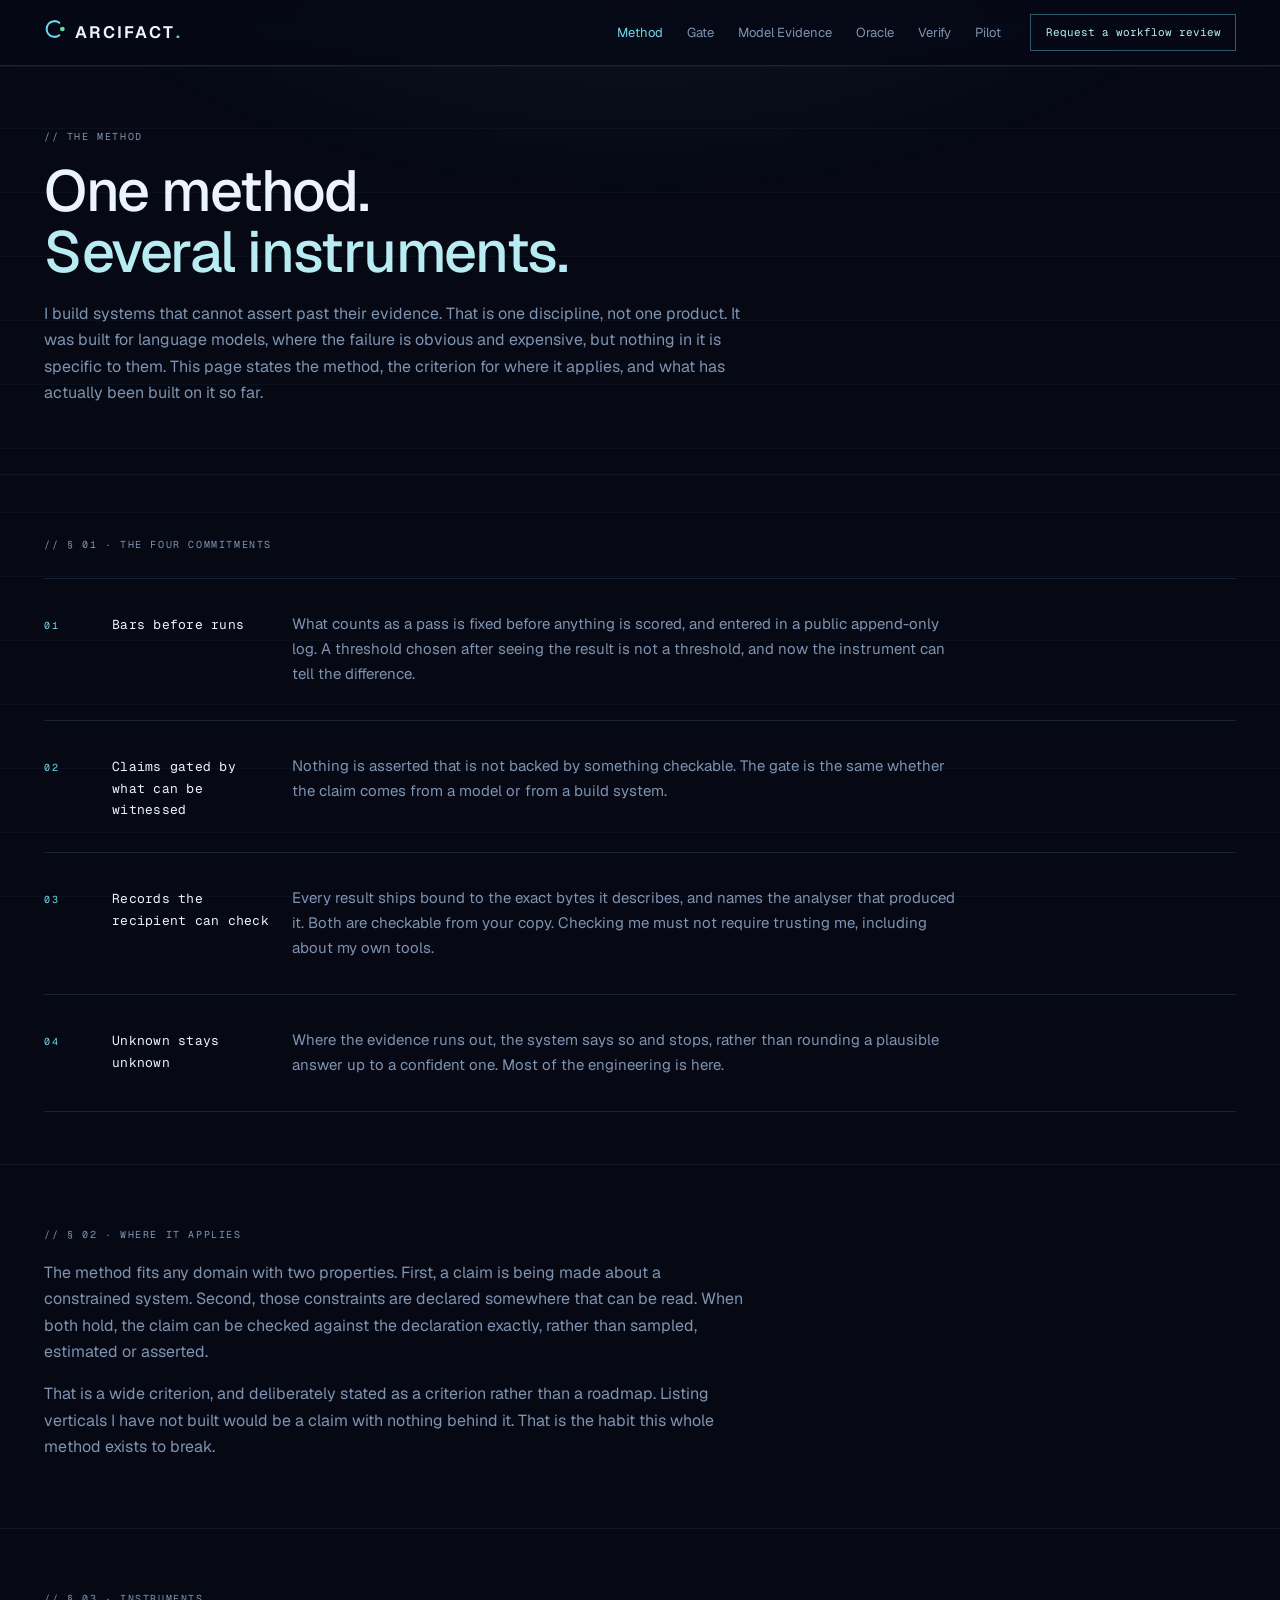
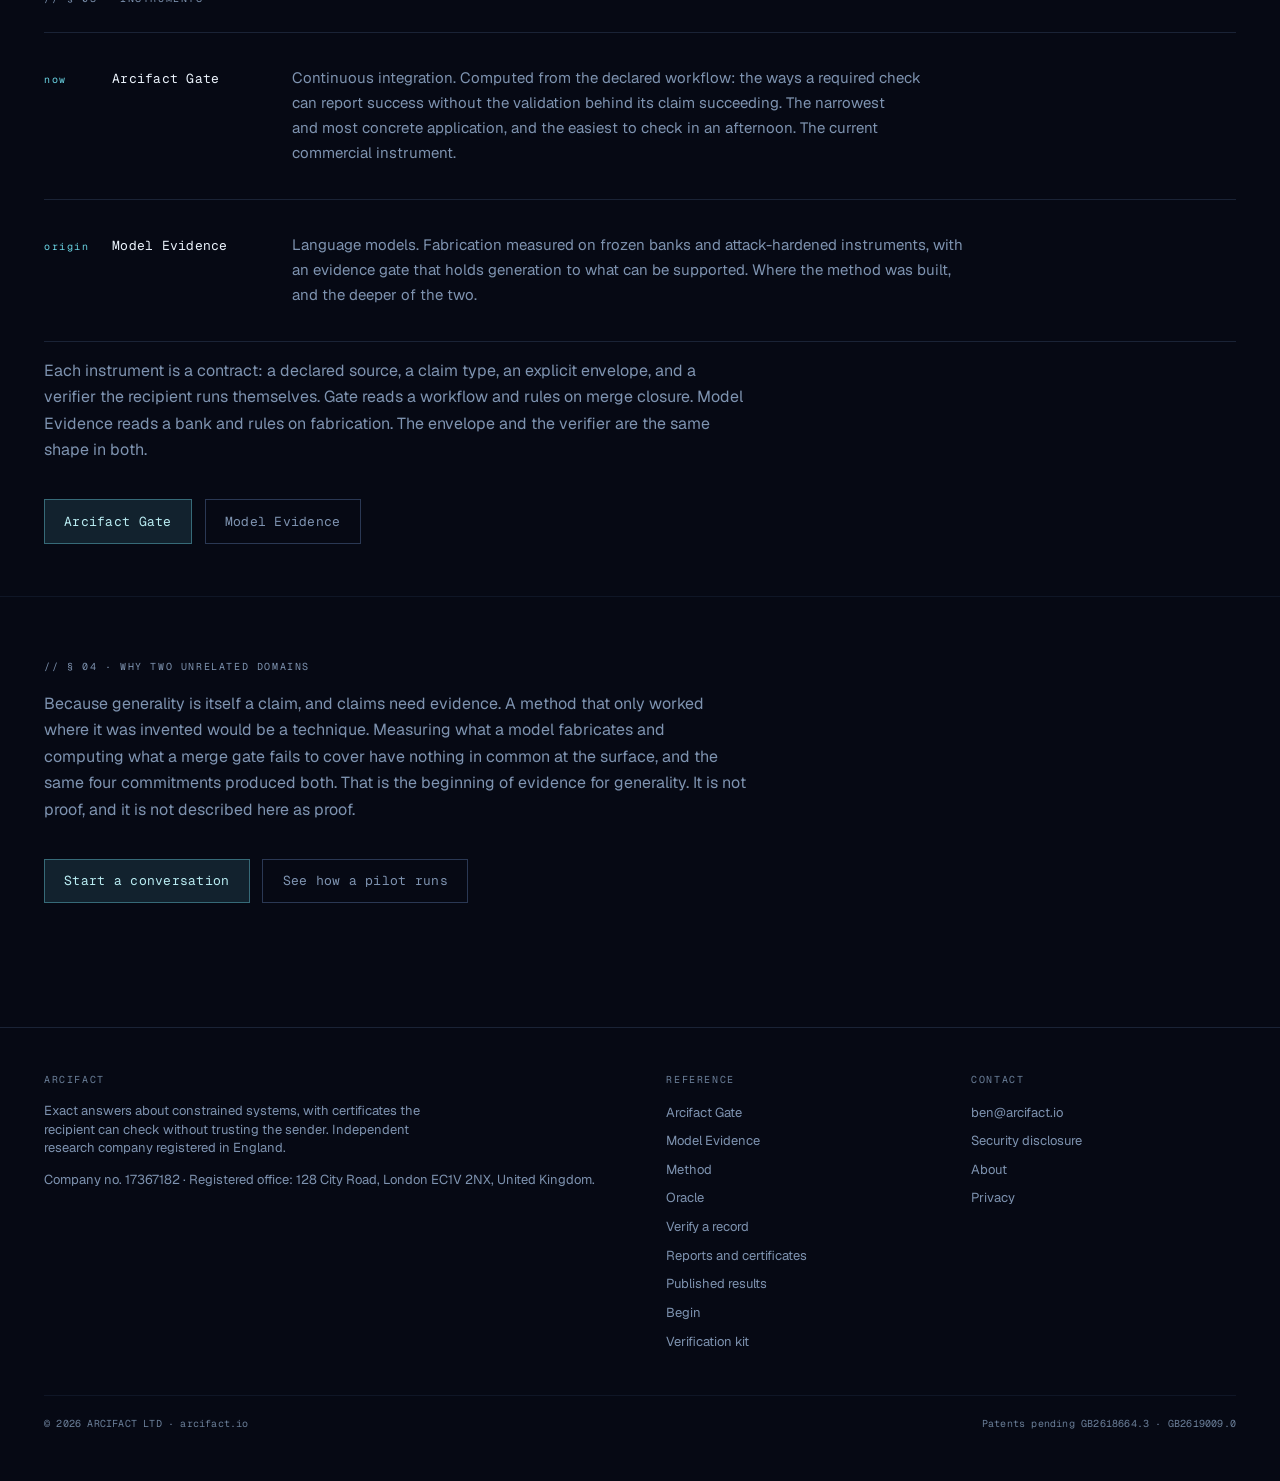
<file: method.html>
<!doctype html>
<html lang="en-GB">
<head>
<meta charset="utf-8">
<meta name="viewport" content="width=device-width, initial-scale=1">
<title>The method &middot; Arcifact</title>
<meta name="description" content="One method for systems that cannot assert past their evidence, the criterion for where it applies, and the instruments built on it so far.">
<link rel="canonical" href="https://arcifact.io/method">
<meta property="og:type" content="website">
<meta property="og:site_name" content="Arcifact">
<meta property="og:locale" content="en_GB">
<meta property="og:title" content="The method &middot; Arcifact">
<meta property="og:description" content="One method for systems that cannot assert past their evidence, the criterion for where it applies, and the instruments built on it so far.">
<meta property="og:url" content="https://arcifact.io/method">
<meta name="twitter:card" content="summary_large_image">
<meta property="og:image" content="https://arcifact.io/og.png">
<meta property="og:image:width" content="1200">
<meta property="og:image:height" content="630">
<meta property="og:image:alt" content="Arcifact, nothing asserted past evidence">
<meta name="twitter:image" content="https://arcifact.io/og.png">
<meta name="theme-color" content="#060914">
<link rel="icon" href="favicon.svg" type="image/svg+xml">
<link rel="stylesheet" href="assets/site.css?v=f5cf2acec1">
<script type="application/ld+json">{"@context":"https://schema.org",
"@type":"Organization","name":"Arcifact Ltd","url":"https://arcifact.io",
"logo":"https://arcifact.io/og.png",
"sameAs":["https://github.com/arcifact/arcifact-kit"],
"contactPoint":{"@type":"ContactPoint","email":"ben@arcifact.io",
"contactType":"sales"}}</script>
</head>
<body style="background:#060914;color:#cdddee">
<a class="skip" href="#main">Skip to content</a>
<header class="nav">
  <div class="nav-inner frame">
    <a class="nav-brand" href="./" aria-label="Arcifact home">
      <span aria-hidden="true"><svg viewBox="0 0 24 24" aria-hidden="true">
<path d="M 17.54,4.91 A 9 9 0 1 0 17.54,19.09"
      fill="none" stroke="currentColor" stroke-width="2.3"
      stroke-linecap="round"/>
<circle cx="21" cy="12" r="2.7" fill="#5fdca3" stroke="none"/>
</svg></span> <span class="wm">ARCIFACT<span class="wm-dot">.</span></span>
    </a>
    <button class="nav-toggle" type="button" aria-expanded="false" aria-controls="site-nav" aria-label="Open menu"><span class="bars"><span></span></span>Menu</button>
<nav class="nav-links" id="site-nav" aria-label="Site"><a href="method" aria-current="page">Method</a><a href="gate">Gate</a><a href="model-evidence">Model Evidence</a><a href="oracle">Oracle</a><a href="verify">Verify</a><a href="pilot">Pilot</a><a class="nav-cta" href="./#contact">Request a workflow review</a></nav>
  </div>
</header>
<main id="main">

<section class="section">
  <div class="frame">
    <p class="sec-label">// the method</p>
    <h1>One method.<br><span class="turn">Several instruments.</span></h1>
    <p class="muted" style="max-width:44rem">
      I build systems that cannot assert past their evidence.
      That is one discipline, not one product. It was built for
      language models, where the failure is obvious and expensive, but
      nothing in it is specific to them. This page states the method,
      the criterion for where it applies, and what has actually been
      built on it so far.
    </p>
  </div>
</section>

<section class="section">
  <div class="frame">
    <p class="sec-label">// &sect; 01 &middot; the four commitments</p>
    <div class="steps">
      <div class="step">
        <p class="step-n">01</p>
        <p class="step-t">Bars before runs</p>
        <p class="step-d">What counts as a pass is fixed before anything
          is scored, and entered in a public append-only log. A
          threshold chosen after seeing the result is not a threshold,
          and now the instrument can tell the difference.</p>
      </div>
      <div class="step">
        <p class="step-n">02</p>
        <p class="step-t">Claims gated by what can be witnessed</p>
        <p class="step-d">Nothing is asserted that is not backed by
          something checkable. The gate is the same whether the claim
          comes from a model or from a build system.</p>
      </div>
      <div class="step">
        <p class="step-n">03</p>
        <p class="step-t">Records the recipient can check</p>
        <p class="step-d">Every result ships bound to the exact bytes it
          describes, and names the analyser that produced it. Both are
          checkable from your copy. Checking me must not require
          trusting me, including about my own tools.</p>
      </div>
      <div class="step">
        <p class="step-n">04</p>
        <p class="step-t">Unknown stays unknown</p>
        <p class="step-d">Where the evidence runs out, the system says
          so and stops, rather than rounding a plausible answer up to a
          confident one. Most of the engineering is here.</p>
      </div>
    </div>
  </div>
</section>

<section class="section">
  <div class="frame">
    <p class="sec-label">// &sect; 02 &middot; where it applies</p>
    <p class="muted" style="max-width:44rem">
      The method fits any domain with two properties. First, a claim is
      being made about a constrained system. Second, those constraints
      are declared somewhere that can be read. When both hold, the
      claim can be checked against the declaration exactly, rather than
      sampled, estimated or asserted.
    </p>
    <p class="muted" style="max-width:44rem">
      That is a wide criterion, and deliberately stated as a criterion
      rather than a roadmap. Listing verticals I have not built would be a claim with nothing behind it. That is the habit this whole method exists to break.
    </p>
  </div>
</section>

<section class="section">
  <div class="frame">
    <p class="sec-label">// &sect; 03 &middot; instruments</p>
    <div class="steps">
      <div class="step">
        <p class="step-n">now</p>
        <p class="step-t">Arcifact Gate</p>
        <p class="step-d">Continuous integration. Computed from the
          declared workflow: the ways a required check can report
          success without the validation behind its claim succeeding.
          The narrowest and most concrete application, and the easiest
          to check in an afternoon. The current commercial
          instrument.</p>
      </div>
      <div class="step">
        <p class="step-n">origin</p>
        <p class="step-t">Model Evidence</p>
        <p class="step-d">Language models. Fabrication measured on
          frozen banks and attack-hardened instruments, with an
          evidence gate that holds generation to what can be supported.
          Where the method was built, and the deeper of the two.</p>
      </div>
    </div>
    <p class="muted" style="max-width:44rem;margin-top:1rem">
      Each instrument is a contract: a declared source, a claim type,
      an explicit envelope, and a verifier the recipient runs
      themselves. Gate reads a workflow and rules on merge closure.
      Model Evidence reads a bank and rules on fabrication. The
      envelope and the verifier are the same shape in both.
    </p>
    <div class="actions">
      <a class="btn" href="gate">Arcifact Gate</a>
      <a class="btn btn-quiet" href="model-evidence">Model Evidence</a>
    </div>
  </div>
</section>

<section class="section">
  <div class="frame">
    <p class="sec-label">// &sect; 04 &middot; why two unrelated domains</p>
    <p class="muted" style="max-width:44rem">
      Because generality is itself a claim, and claims need evidence. A
      method that only worked where it was invented would be a
      technique. Measuring what a model fabricates and computing what a
      merge gate fails to cover have nothing in common at the surface,
      and the same four commitments produced both. That is the
      beginning of evidence for generality. It is not proof, and it is
      not described here as proof.
    </p>
    <div class="actions">
      <a class="btn" href="./#contact">Start a conversation</a>
      <a class="btn btn-quiet" href="pilot">See how a pilot runs</a>
    </div>
  </div>
</section>

</main>
<footer class="site-foot">
  <div class="frame">
    <div class="foot-grid">
      <div>
        <h4>Arcifact</h4>
        <p class="muted" style="font-size:var(--text-sm);max-width:26rem">
          Exact answers about constrained systems, with certificates
          the recipient can check without trusting the sender.
          Independent research company registered in England.
        </p>
        <p class="muted" style="font-size:var(--text-sm);margin-top:.6rem">Company no. 17367182 &middot; Registered office: 128 City Road, London EC1V 2NX, United Kingdom.</p>
      </div>
      <div>
        <h4>Reference</h4>
        <ul>
          <li><a href="gate">Arcifact Gate</a></li>
        <li><a href="model-evidence">Model Evidence</a></li>
        <li><a href="method">Method</a></li>
        <li><a href="oracle">Oracle</a></li>
        <li><a href="verify">Verify a record</a></li>
        <li><a href="certificate">Reports and certificates</a></li>
        <li><a href="evidence">Published results</a></li>
        <li><a href="pilot">Begin</a></li>
          <li><a href="https://github.com/arcifact/arcifact-kit">Verification kit</a></li>
        </ul>
      </div>
      <div>
        <h4>Contact</h4>
        <ul>
          <li><a href="mailto:ben@arcifact.io">ben@arcifact.io</a></li>
          <li><a href="security">Security disclosure</a></li>
          <li><a href="about">About</a></li>
          <li><a href="privacy">Privacy</a></li>
        </ul>
      </div>
    </div>
    <div class="foot-rule">
      <span>&copy; 2026 ARCIFACT LTD &middot; arcifact.io</span>
      <span>Patents pending GB2618664.3 &middot; GB2619009.0</span>
    </div>
  </div>
</footer>
<script>
(function(){
  var nav=document.querySelector('.nav');
  var btn=nav&&nav.querySelector('.nav-toggle');
  var links=nav&&nav.querySelector('.nav-links');
  if(!nav||!btn||!links)return;
  nav.classList.add('js');           /* collapse only once JS is present */
  function set(open){
    nav.setAttribute('data-open',open?'true':'false');
    btn.setAttribute('aria-expanded',open?'true':'false');
    btn.setAttribute('aria-label',open?'Close menu':'Open menu');
  }
  set(false);
  btn.addEventListener('click',function(){
    set(nav.getAttribute('data-open')!=='true');
  });
  links.addEventListener('click',function(e){
    if(e.target.tagName==='A')set(false);
  });
  document.addEventListener('keydown',function(e){
    if(e.key==='Escape')set(false);
  });
  document.addEventListener('click',function(e){
    if(!nav.contains(e.target))set(false);
  });
  var mq=window.matchMedia('(min-width: 46.01rem)');
  (mq.addEventListener?mq.addEventListener.bind(mq,'change'):mq.addListener.bind(mq))(function(){set(false);});
})();
</script>
</body>
</html>
</file>
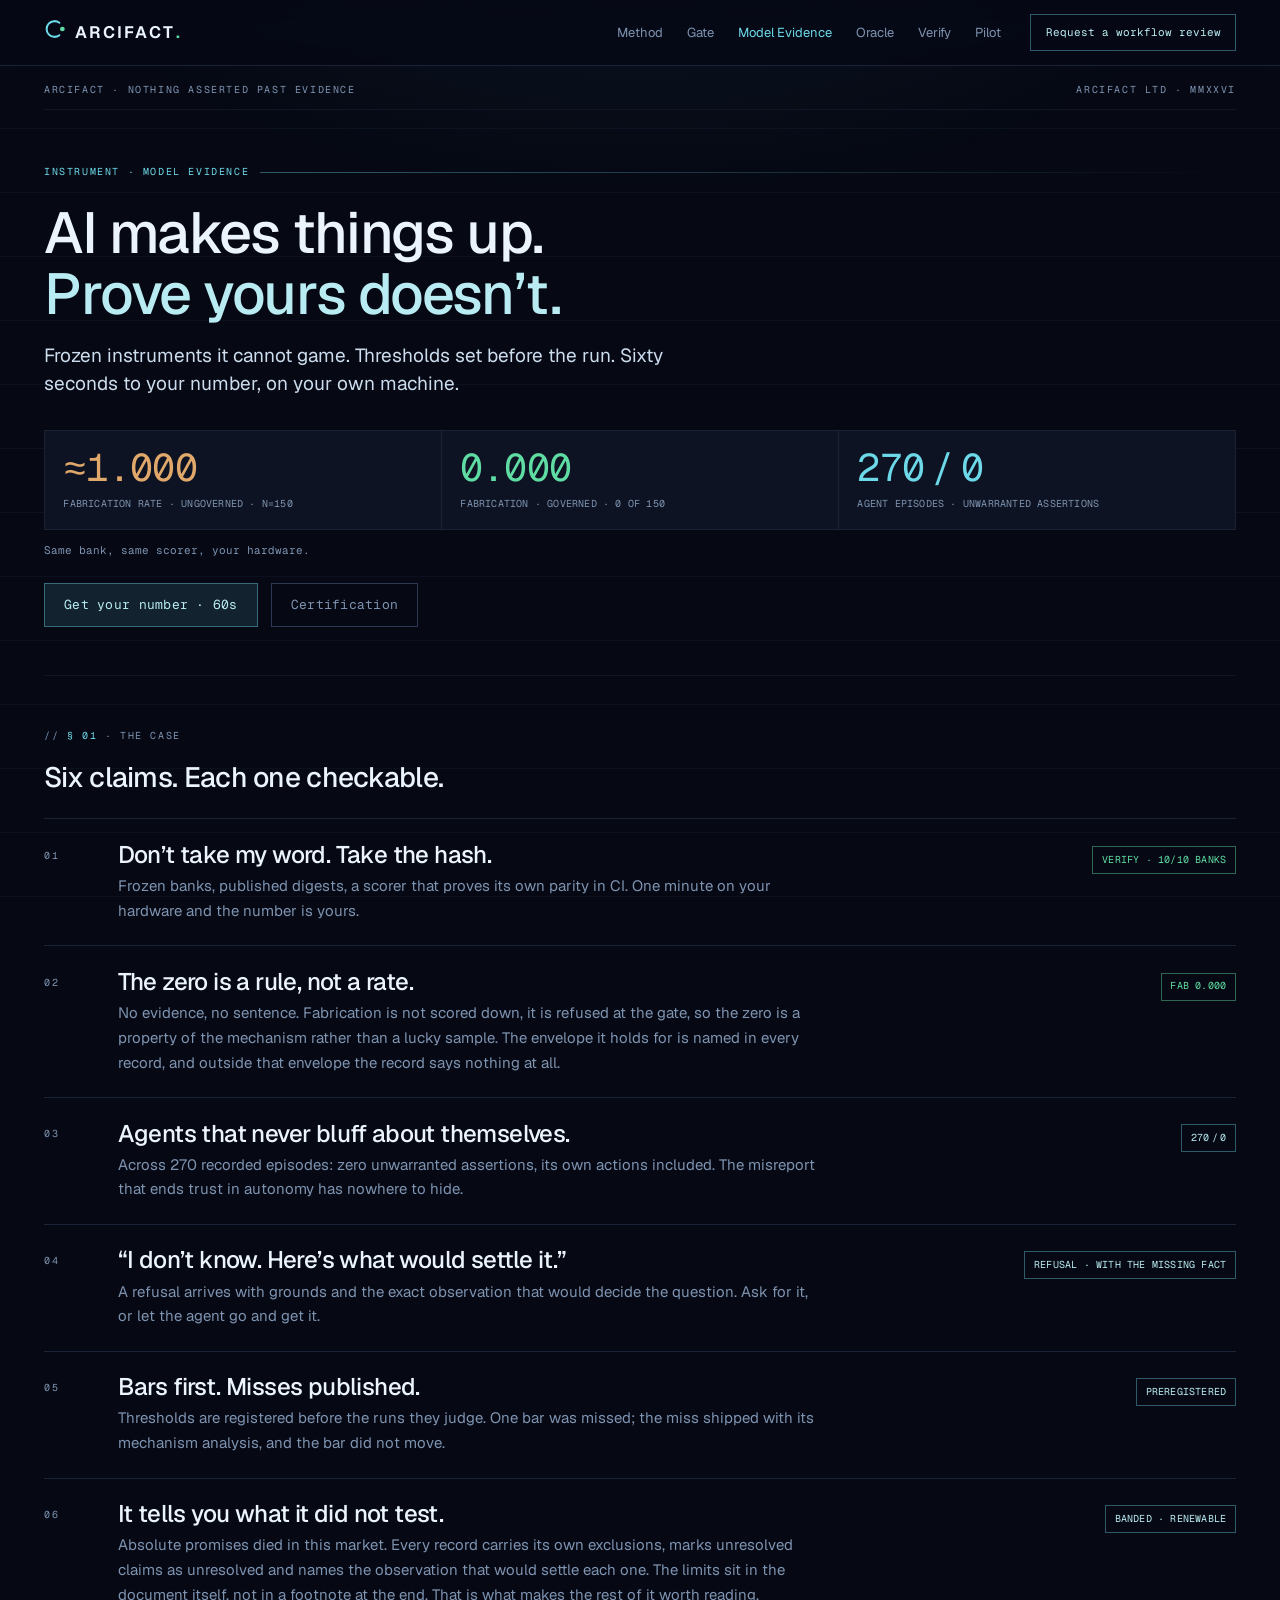
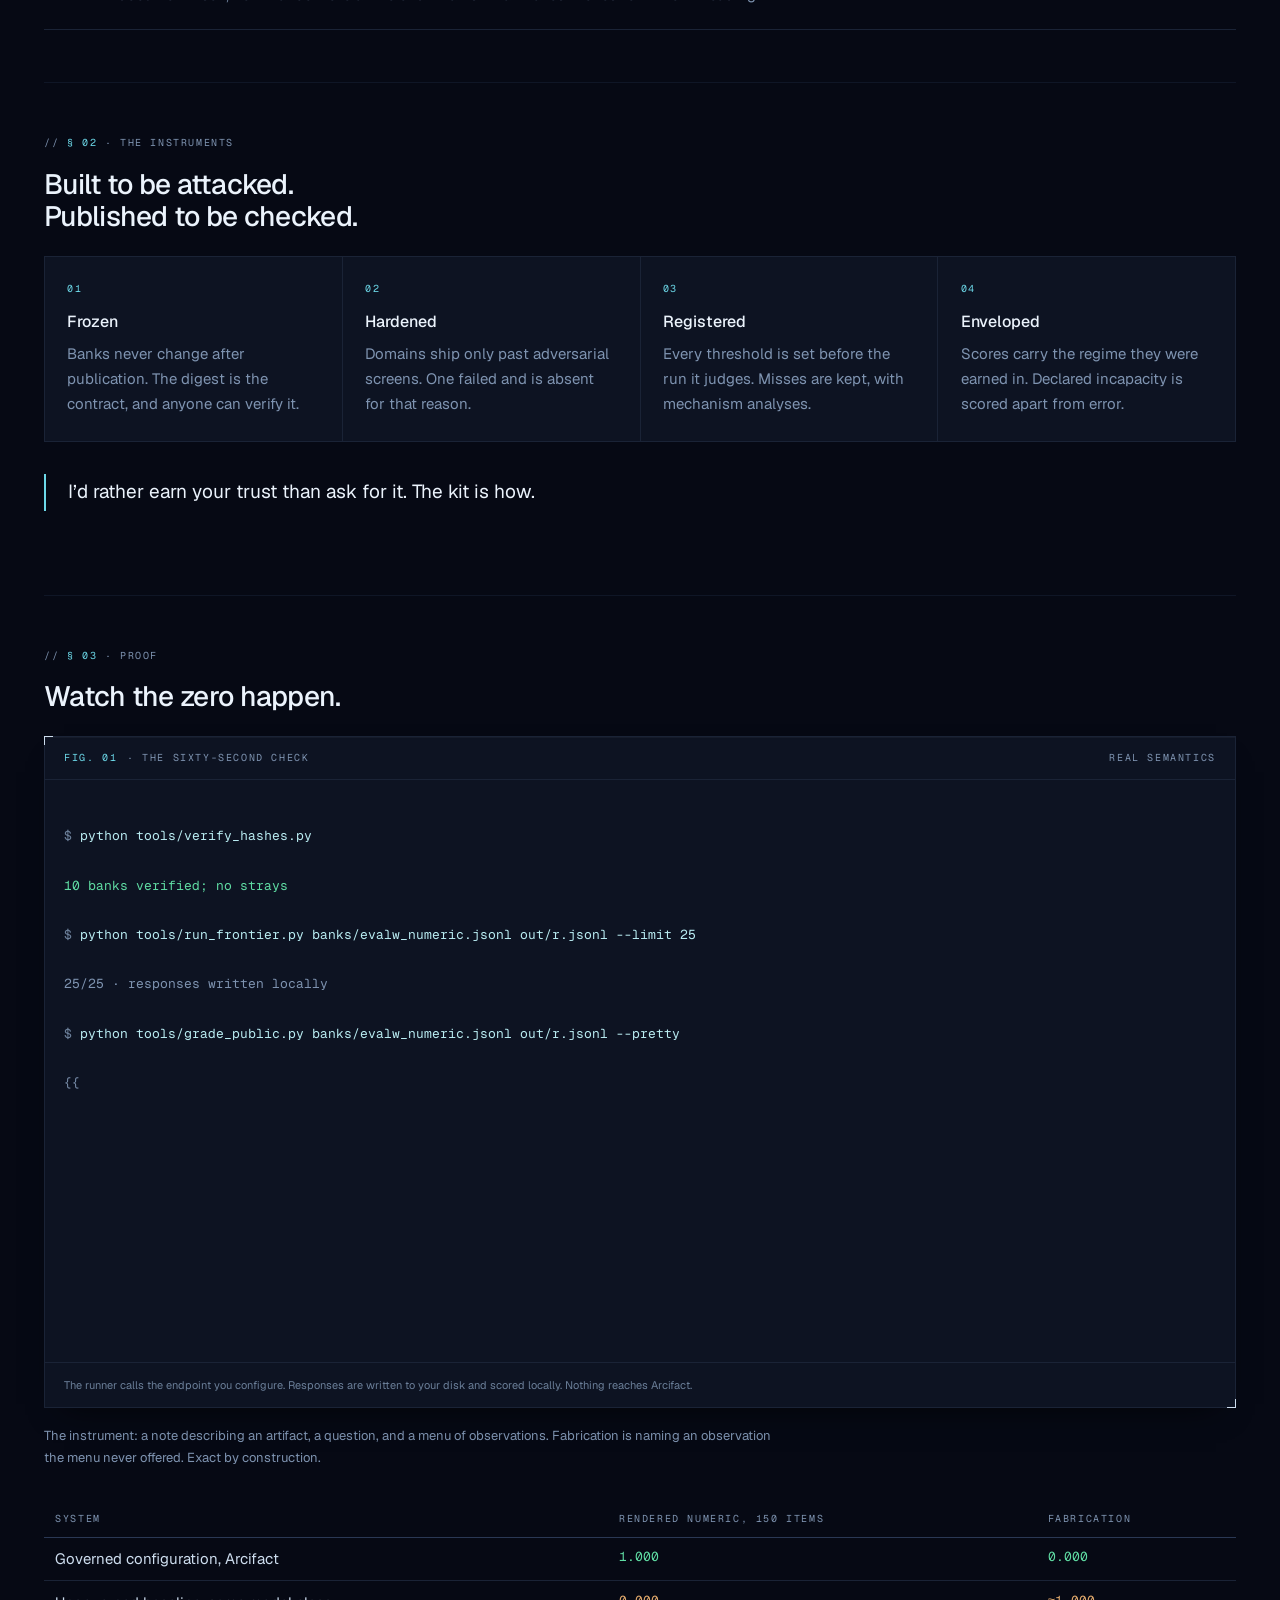
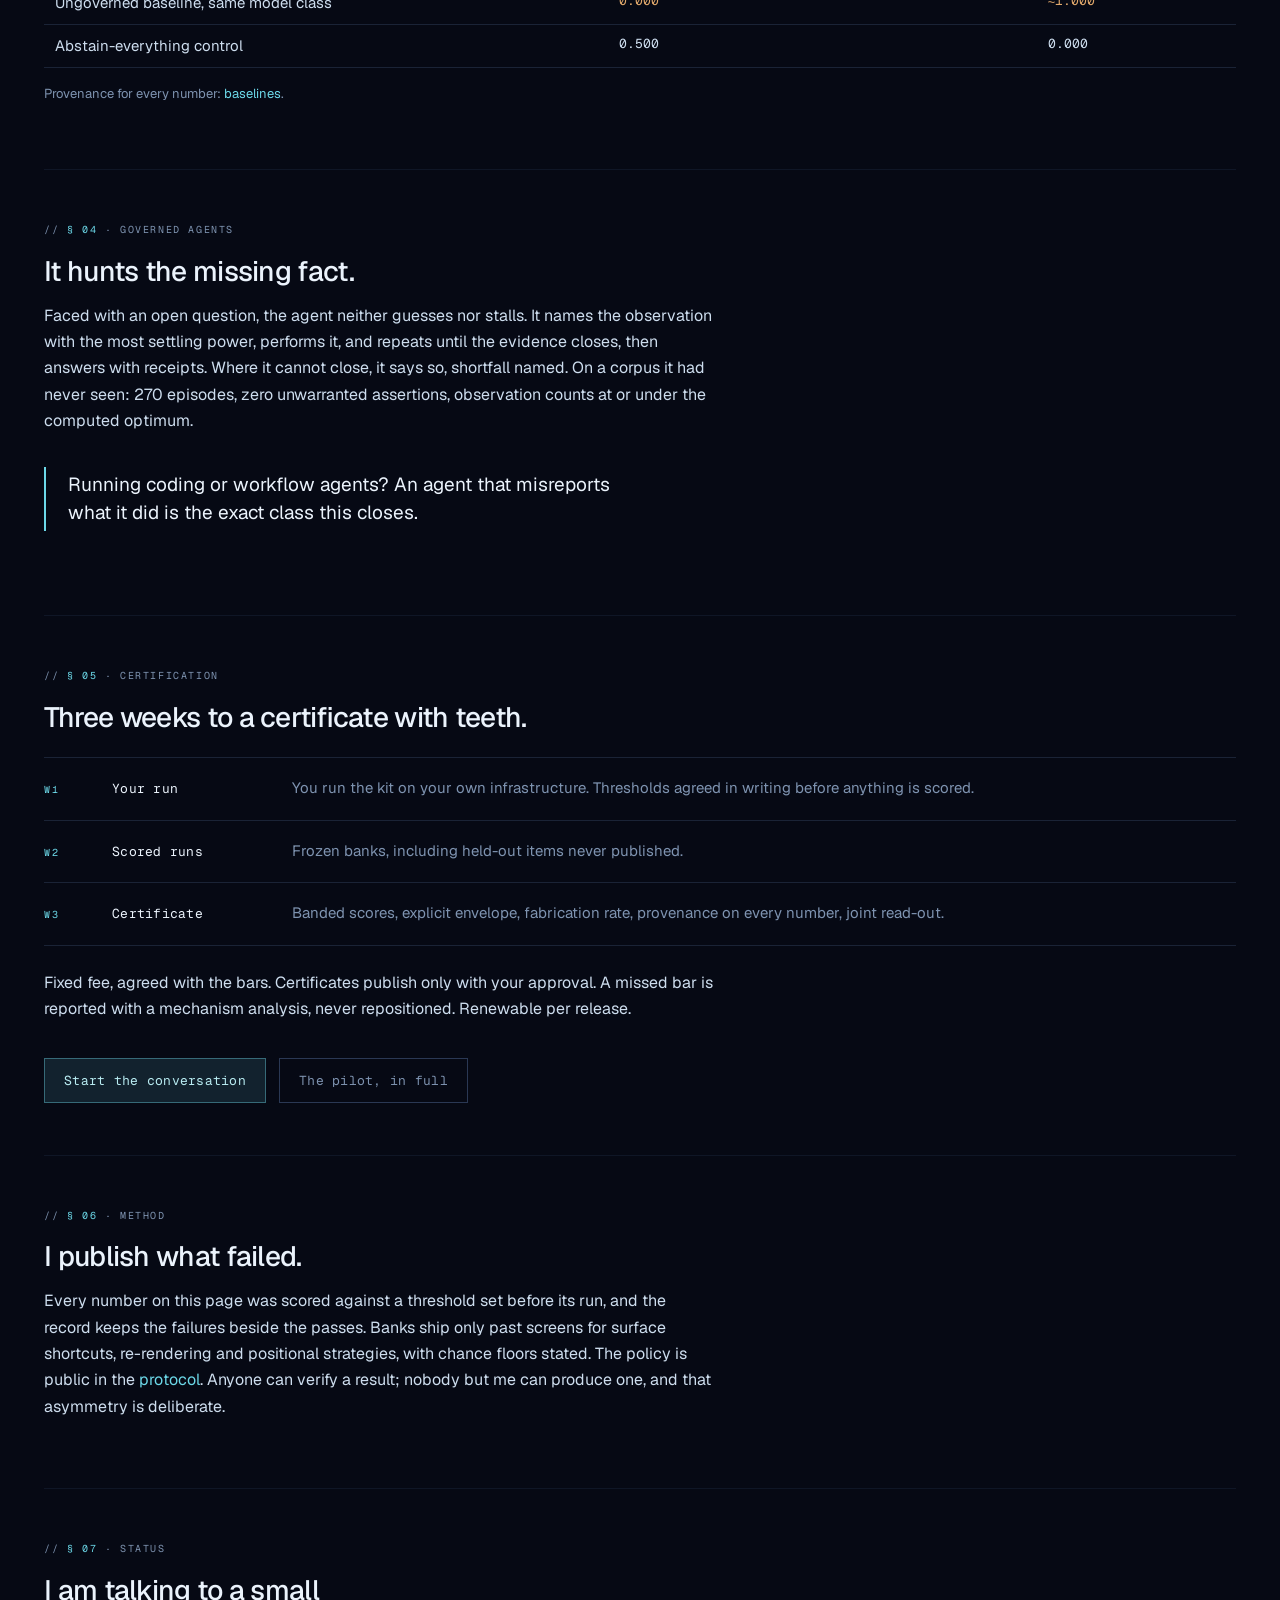
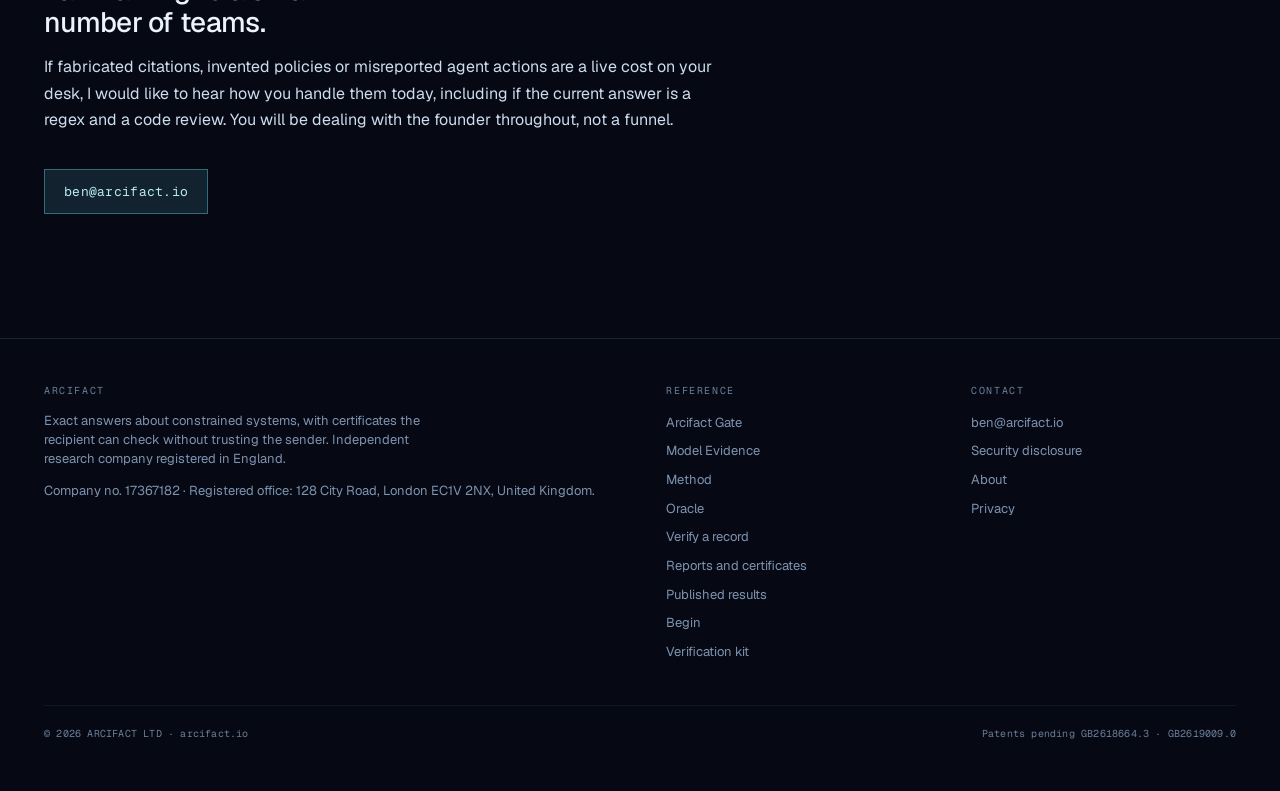
<file: model-evidence.html>
<!doctype html>
<html lang="en-GB">
<head>
<meta charset="utf-8">
<meta name="viewport" content="width=device-width, initial-scale=1">
<title>Model Evidence &middot; Arcifact</title>
<meta name="description" content="Fabrication, measured against a fixed instrument. Frozen instruments, thresholds set before the run, your number in sixty seconds on your own machine.">
<link rel="canonical" href="https://arcifact.io/model-evidence">
<meta property="og:type" content="website">
<meta property="og:site_name" content="Arcifact">
<meta property="og:locale" content="en_GB">
<meta property="og:title" content="Arcifact &middot; AI makes things up. Prove yours doesn’t.">
<meta property="og:description" content="Fabrication, measured against a fixed instrument. Frozen instruments, thresholds set before the run, your number in sixty seconds on your own machine.">
<meta property="og:url" content="https://arcifact.io/model-evidence">
<meta name="twitter:card" content="summary_large_image">
<meta property="og:image" content="https://arcifact.io/og.png">
<meta property="og:image:width" content="1200">
<meta property="og:image:height" content="630">
<meta property="og:image:alt" content="Arcifact, nothing asserted past evidence">
<meta name="twitter:image" content="https://arcifact.io/og.png">
<meta name="theme-color" content="#060914">
<link rel="icon" href="favicon.svg" type="image/svg+xml">
<link rel="stylesheet" href="assets/site.css?v=f5cf2acec1">
<script type="application/ld+json">{"@context":"https://schema.org","@type":"Organization","name":"Arcifact Ltd","legalName":"Arcifact Ltd","url":"https://arcifact.io","logo":"https://arcifact.io/og.png","identifier":{"@type":"PropertyValue","propertyID":"UK company number","value":"17367182"},"address":{"@type":"PostalAddress","streetAddress":"128 City Road","addressLocality":"London","postalCode":"EC1V 2NX","addressCountry":"GB"},"founder":{"@type":"Person","name":"Ben Duncan","email":"ben@arcifact.io"},"sameAs":["https://github.com/arcifact"],"contactPoint":{"@type":"ContactPoint","email":"ben@arcifact.io","contactType":"sales"}}</script>
</head>
<body style="background:#060914;color:#cdddee">
<a class="skip" href="#main">Skip to content</a>
<header class="nav">
  <div class="nav-inner frame">
    <a class="nav-brand" href="./" aria-label="Arcifact home">
      <span aria-hidden="true"><svg viewBox="0 0 24 24" aria-hidden="true">
<path d="M 17.54,4.91 A 9 9 0 1 0 17.54,19.09"
      fill="none" stroke="currentColor" stroke-width="2.3"
      stroke-linecap="round"/>
<circle cx="21" cy="12" r="2.7" fill="#5fdca3" stroke="none"/>
</svg></span> <span class="wm">ARCIFACT<span class="wm-dot">.</span></span>
    </a>
    <button class="nav-toggle" type="button" aria-expanded="false" aria-controls="site-nav" aria-label="Open menu"><span class="bars"><span></span></span>Menu</button>
<nav class="nav-links" id="site-nav" aria-label="Site"><a href="method">Method</a><a href="gate">Gate</a><a href="model-evidence" aria-current="page">Model Evidence</a><a href="oracle">Oracle</a><a href="verify">Verify</a><a href="pilot">Pilot</a><a class="nav-cta" href="./#contact">Request a workflow review</a></nav>
  </div>
</header>
<main class="frame" id="main">
  <div class="marquee">
    <span>arcifact &middot; nothing asserted past evidence</span>
    <span>ARCIFACT LTD &middot; MMXXVI</span>
  </div>

<div class="hero">
  <div class="hero-rule">Instrument &middot; Model Evidence</div>
  <h1>AI makes things up.<br>
  <span class="turn">Prove yours doesn&rsquo;t.</span></h1>
  <p class="lede">Frozen instruments it cannot game. Thresholds set
  before the run. Sixty seconds to your number, on your own machine.</p>
  <div class="statrow" role="group" aria-label="Headline results">
    <div class="stat"><div class="v bad">&asymp;1.000</div>
    <div class="l">fabrication rate &middot; ungoverned &middot; n=150</div></div>
    <div class="stat"><div class="v ok">0.000</div>
    <div class="l">fabrication &middot; governed &middot; 0 of 150</div></div>
    <div class="stat"><div class="v k">270&thinsp;/&thinsp;0</div>
    <div class="l">agent episodes &middot; unwarranted assertions</div></div>
  </div>
  <p class="stat-cap">Same bank, same scorer, your hardware.</p>
  <div class="actions">
    <a class="btn" href="https://github.com/arcifact/arcifact-kit">Get your number &middot; 60s</a>
    <a class="btn btn-quiet" href="#certification">Certification</a>
  </div>
</div>

<section class="section" id="case">
  <div class="sec-label">// <b>&sect; 01</b> &middot; the case</div>
  <h2>Six claims. Each one checkable.</h2>
  <div class="case">
    <div class="claim"><span class="claim-n">01</span>
      <div><h3 class="claim-h">Don&rsquo;t take my word. Take the hash.</h3>
      <p class="claim-b">Frozen banks, published digests, a scorer that
      proves its own parity in CI. One minute on your hardware and the
      number is yours.</p></div>
      <span class="chip ok">verify &middot; 10/10 banks</span></div>
    <div class="claim"><span class="claim-n">02</span>
      <div><h3 class="claim-h">The zero is a rule, not a rate.</h3>
      <p class="claim-b">No evidence, no sentence. Fabrication is not
      scored down, it is refused at the gate, so the zero is a property
      of the mechanism rather than a lucky sample. The envelope it holds
      for is named in every record, and outside that envelope the record
      says nothing at all.</p></div>
      <span class="chip ok">fab 0.000</span></div>
    <div class="claim"><span class="claim-n">03</span>
      <div><h3 class="claim-h">Agents that never bluff about themselves.</h3>
      <p class="claim-b">Across 270 recorded episodes: zero unwarranted
      assertions, its own actions included. The misreport that ends
      trust in autonomy has nowhere to hide.</p></div>
      <span class="chip">270&thinsp;/&thinsp;0</span></div>
    <div class="claim"><span class="claim-n">04</span>
      <div><h3 class="claim-h">&ldquo;I don&rsquo;t know. Here&rsquo;s what
      would settle it.&rdquo;</h3>
      <p class="claim-b">A refusal arrives with grounds and the exact
      observation that would decide the question. Ask for it, or let
      the agent go and get it.</p></div>
      <span class="chip">refusal &middot; with the missing fact</span></div>
    <div class="claim"><span class="claim-n">05</span>
      <div><h3 class="claim-h">Bars first. Misses published.</h3>
      <p class="claim-b">Thresholds are registered before the runs they
      judge. One bar was missed; the miss shipped with its mechanism
      analysis, and the bar did not move.</p></div>
      <span class="chip">preregistered</span></div>
    <div class="claim"><span class="claim-n">06</span>
      <div><h3 class="claim-h">It tells you what it did not test.</h3>
      <p class="claim-b">Absolute promises died in this market. Every
      record carries its own exclusions, marks unresolved claims as
      unresolved and names the observation that would settle each one.
      The limits sit in the document itself, not in a footnote at the
      end. That is what makes the rest of it worth reading.</p></div>
      <span class="chip">banded &middot; renewable</span></div>
  </div>
</section>

<section class="section" id="instruments">
  <div class="sec-label">// <b>&sect; 02</b> &middot; the instruments</div>
  <h2>Built to be attacked. Published to be checked.</h2>
  <div class="grid">
    <div class="cell"><div class="num">01</div><h3>Frozen</h3>
    <p>Banks never change after publication. The digest is the
    contract, and anyone can verify it.</p></div>
    <div class="cell"><div class="num">02</div><h3>Hardened</h3>
    <p>Domains ship only past adversarial screens. One failed and is
    absent for that reason.</p></div>
    <div class="cell"><div class="num">03</div><h3>Registered</h3>
    <p>Every threshold is set before the run it judges. Misses are
    kept, with mechanism analyses.</p></div>
    <div class="cell"><div class="num">04</div><h3>Enveloped</h3>
    <p>Scores carry the regime they were earned in. Declared
    incapacity is scored apart from error.</p></div>
  </div>
  <p class="pull">I&rsquo;d rather earn your trust than ask for it.
  The kit is how.</p>
</section>

<section class="section" id="proof">
  <div class="sec-label">// <b>&sect; 03</b> &middot; proof</div>
  <h2>Watch the zero happen.</h2>
  <div class="fig" id="check">
  <div class="fig-head"><b>FIG.&nbsp;01</b> &middot; the sixty-second
  check <span class="dim" style="margin-left:auto">real
  semantics</span></div>
  <div class="fig-body" id="tlines" aria-hidden="true">
<div><span class="dim">$</span> <span class="k">python tools/verify_hashes.py</span></div>
<div><span class="ok">10 banks verified; no strays</span></div>
<div><span class="dim">$</span> <span class="k">python tools/run_frontier.py banks/evalw_numeric.jsonl out/r.jsonl --limit 25</span></div>
<div>25/25 &middot; responses written locally</div>
<div><span class="dim">$</span> <span class="k">python tools/grade_public.py banks/evalw_numeric.jsonl out/r.jsonl --pretty</span></div>
<div>{{</div><div>&nbsp;&nbsp;"n": 25,</div>
<div>&nbsp;&nbsp;"score": 1.000,</div>
<div>&nbsp;&nbsp;"fabrication_rate": <span class="ok">0.000</span></div>
<div>}}</div>
<svg class="figseal" id="figseal" viewBox="0 0 78 78" aria-hidden="true">
<path d="M 61.5,22.9 A 30 30 0 1 0 61.5,55.1" fill="none"
 stroke="#6cd8e8" stroke-width="2.4" stroke-linecap="round"/>
<circle cx="69" cy="39" r="5" fill="#5fdca3"/>
<text x="37" y="35" text-anchor="middle" fill="#6cd8e8"
font-family="Geist Mono,monospace" font-size="9"
letter-spacing="1">FAB</text>
<text x="37" y="49" text-anchor="middle" fill="#5fdca3"
font-family="Geist Mono,monospace" font-size="11">0.000</text>
</svg>
  </div>
  <div class="fig-foot"><p><span class="vh">The check passes: banks
  verified, twenty-five responses scored 1.000 with fabrication
  0.000.</span>The runner calls the endpoint you configure.
  Responses are written to your disk and scored locally. Nothing
  reaches Arcifact.</p></div>
</div>
  <p class="muted" style="font-size:var(--text-sm);margin-top:1.1rem;
max-width:46rem">The instrument: a note describing an artifact, a
question, and a menu of observations. Fabrication is naming an
observation the menu never offered. Exact by construction.</p>
<div class="tblwrap"><table class="tbl">
  <tr><th>System</th><th>Rendered numeric, 150 items</th>
  <th>Fabrication</th></tr>
  <tr><td>Governed configuration, Arcifact</td>
  <td class="n ok">1.000</td><td class="n ok">0.000</td></tr>
  <tr><td>Ungoverned baseline, same model class</td>
  <td class="n bad">0.000</td><td class="n bad">&asymp;1.000</td></tr>
  <tr><td>Abstain-everything control</td>
  <td class="n">0.500</td><td class="n">0.000</td></tr>
  </table></div>
  <p class="muted" style="font-size:var(--text-sm);margin-top:.9rem">
  Provenance for every number:
  <a href="https://github.com/arcifact/arcifact-kit/blob/main/docs/BASELINES.md">baselines</a>.</p>
</section>

<section class="section" id="agents">
  <div class="sec-label">// <b>&sect; 04</b> &middot; governed agents</div>
  <h2>It hunts the missing fact.</h2>
  <p>Faced with an open question, the agent neither guesses nor
  stalls. It names the observation with the most settling power,
  performs it, and repeats until the evidence closes, then answers
  with receipts. Where it cannot close, it says so, shortfall named.
  On a corpus it had never seen: 270 episodes, zero unwarranted
  assertions, observation counts at or under the computed optimum.</p>
  <p class="pull">Running coding or workflow agents? An agent that
  misreports what it did is the exact class this closes.</p>
</section>

<section class="section" id="certification">
  <div class="sec-label">// <b>&sect; 05</b> &middot; certification</div>
  <h2>Three weeks to a certificate with teeth.</h2>
  <div class="steps">
    <div class="step"><span class="step-n">W1</span>
    <span class="step-t">Your run</span>
    <span class="step-d">You run the kit on your own infrastructure.
    Thresholds agreed in writing before anything is scored.</span></div>
    <div class="step"><span class="step-n">W2</span>
    <span class="step-t">Scored runs</span>
    <span class="step-d">Frozen banks, including held-out items never
    published.</span></div>
    <div class="step"><span class="step-n">W3</span>
    <span class="step-t">Certificate</span>
    <span class="step-d">Banded scores, explicit envelope, fabrication
    rate, provenance on every number, joint read-out.</span></div>
  </div>
  <p style="margin-top:1.5rem">Fixed fee, agreed with the bars.
  Certificates publish only with your approval. A missed bar is
  reported with a mechanism analysis, never repositioned. Renewable
  per release.</p>
  <div class="actions">
    <a class="btn" href="mailto:ben@arcifact.io?subject=Certification%20pilot">Start the conversation</a>
    <a class="btn btn-quiet" href="pilot">The pilot, in full</a>
  </div>
</section>

<section class="section" id="method">
  <div class="sec-label">// <b>&sect; 06</b> &middot; method</div>
  <h2>I publish what failed.</h2>
  <p>Every number on this page was scored against a threshold set
  before its run, and the record keeps the failures beside the
  passes. Banks ship only past screens for surface shortcuts,
  re-rendering and positional strategies, with chance floors stated.
  The policy is public in the
  <a href="https://github.com/arcifact/arcifact-kit/blob/main/docs/PROTOCOL.md">protocol</a>.
  Anyone can verify a result; nobody but me can produce one, and that asymmetry is deliberate.</p>
</section>

<section class="section" id="contact">
  <div class="sec-label">// <b>&sect; 07</b> &middot; status</div>
  <h2>I am talking to a small number of teams.</h2>
  <p>If fabricated citations, invented policies or misreported agent
  actions are a live cost on your desk, I would like to hear how you
  handle them today, including if the current answer is a regex and a
  code review. You will be dealing with the founder throughout, not a
  funnel.</p>
  <div class="actions">
    <a class="btn" href="mailto:ben@arcifact.io">ben@arcifact.io</a>
  </div>
</section>

<script>
(function(){
if(!matchMedia("(prefers-reduced-motion: reduce)").matches){
var vs=document.querySelectorAll(".statrow .v");
if(vs.length===3){vs[0].classList.add("settle");
vs[1].style.opacity=0;vs[2].style.opacity=0;
setTimeout(function(){vs[1].style.opacity=1;
vs[1].classList.add("stamp")},420);
setTimeout(function(){vs[2].style.opacity=1;
vs[2].classList.add("settle")},700)}}
var host=document.getElementById("tlines"),
seal=document.getElementById("figseal");
if(matchMedia("(prefers-reduced-motion: reduce)").matches)
{seal.classList.add("on");return}
var rows=[].slice.call(host.children).filter(function(n)
{return n.tagName==="DIV"});
rows.forEach(function(r){r.style.visibility="hidden"});
new IntersectionObserver(function(e,o){
if(!e[0].isIntersecting)return;o.disconnect();
var i=0;(function step(){
if(i>=rows.length){seal.classList.add("on");return}
rows[i++].style.visibility="visible";
setTimeout(step,i<3?260:170)})()},
{threshold:.35}).observe(host);
})();
</script>

</main>
<footer class="site-foot">
  <div class="frame">
    <div class="foot-grid">
      <div>
        <h4>Arcifact</h4>
        <p class="muted" style="font-size:var(--text-sm);max-width:26rem">
          Exact answers about constrained systems, with certificates
          the recipient can check without trusting the sender.
          Independent research company registered in England.
        </p>
        <p class="muted" style="font-size:var(--text-sm);margin-top:.6rem">Company no. 17367182 &middot; Registered office: 128 City Road, London EC1V 2NX, United Kingdom.</p>
      </div>
      <div>
        <h4>Reference</h4>
        <ul>
          <li><a href="gate">Arcifact Gate</a></li>
        <li><a href="model-evidence">Model Evidence</a></li>
        <li><a href="method">Method</a></li>
        <li><a href="oracle">Oracle</a></li>
        <li><a href="verify">Verify a record</a></li>
        <li><a href="certificate">Reports and certificates</a></li>
        <li><a href="evidence">Published results</a></li>
        <li><a href="pilot">Begin</a></li>
          <li><a href="https://github.com/arcifact/arcifact-kit">Verification kit</a></li>
        </ul>
      </div>
      <div>
        <h4>Contact</h4>
        <ul>
          <li><a href="mailto:ben@arcifact.io">ben@arcifact.io</a></li>
          <li><a href="security">Security disclosure</a></li>
          <li><a href="about">About</a></li>
          <li><a href="privacy">Privacy</a></li>
        </ul>
      </div>
    </div>
    <div class="foot-rule">
      <span>&copy; 2026 ARCIFACT LTD &middot; arcifact.io</span>
      <span>Patents pending GB2618664.3 &middot; GB2619009.0</span>
    </div>
  </div>
</footer>
<script>
(function(){
  var nav=document.querySelector('.nav');
  var btn=nav&&nav.querySelector('.nav-toggle');
  var links=nav&&nav.querySelector('.nav-links');
  if(!nav||!btn||!links)return;
  nav.classList.add('js');           /* collapse only once JS is present */
  function set(open){
    nav.setAttribute('data-open',open?'true':'false');
    btn.setAttribute('aria-expanded',open?'true':'false');
    btn.setAttribute('aria-label',open?'Close menu':'Open menu');
  }
  set(false);
  btn.addEventListener('click',function(){
    set(nav.getAttribute('data-open')!=='true');
  });
  links.addEventListener('click',function(e){
    if(e.target.tagName==='A')set(false);
  });
  document.addEventListener('keydown',function(e){
    if(e.key==='Escape')set(false);
  });
  document.addEventListener('click',function(e){
    if(!nav.contains(e.target))set(false);
  });
  var mq=window.matchMedia('(min-width: 46.01rem)');
  (mq.addEventListener?mq.addEventListener.bind(mq,'change'):mq.addListener.bind(mq))(function(){set(false);});
})();
</script>
</body>
</html>
</file>
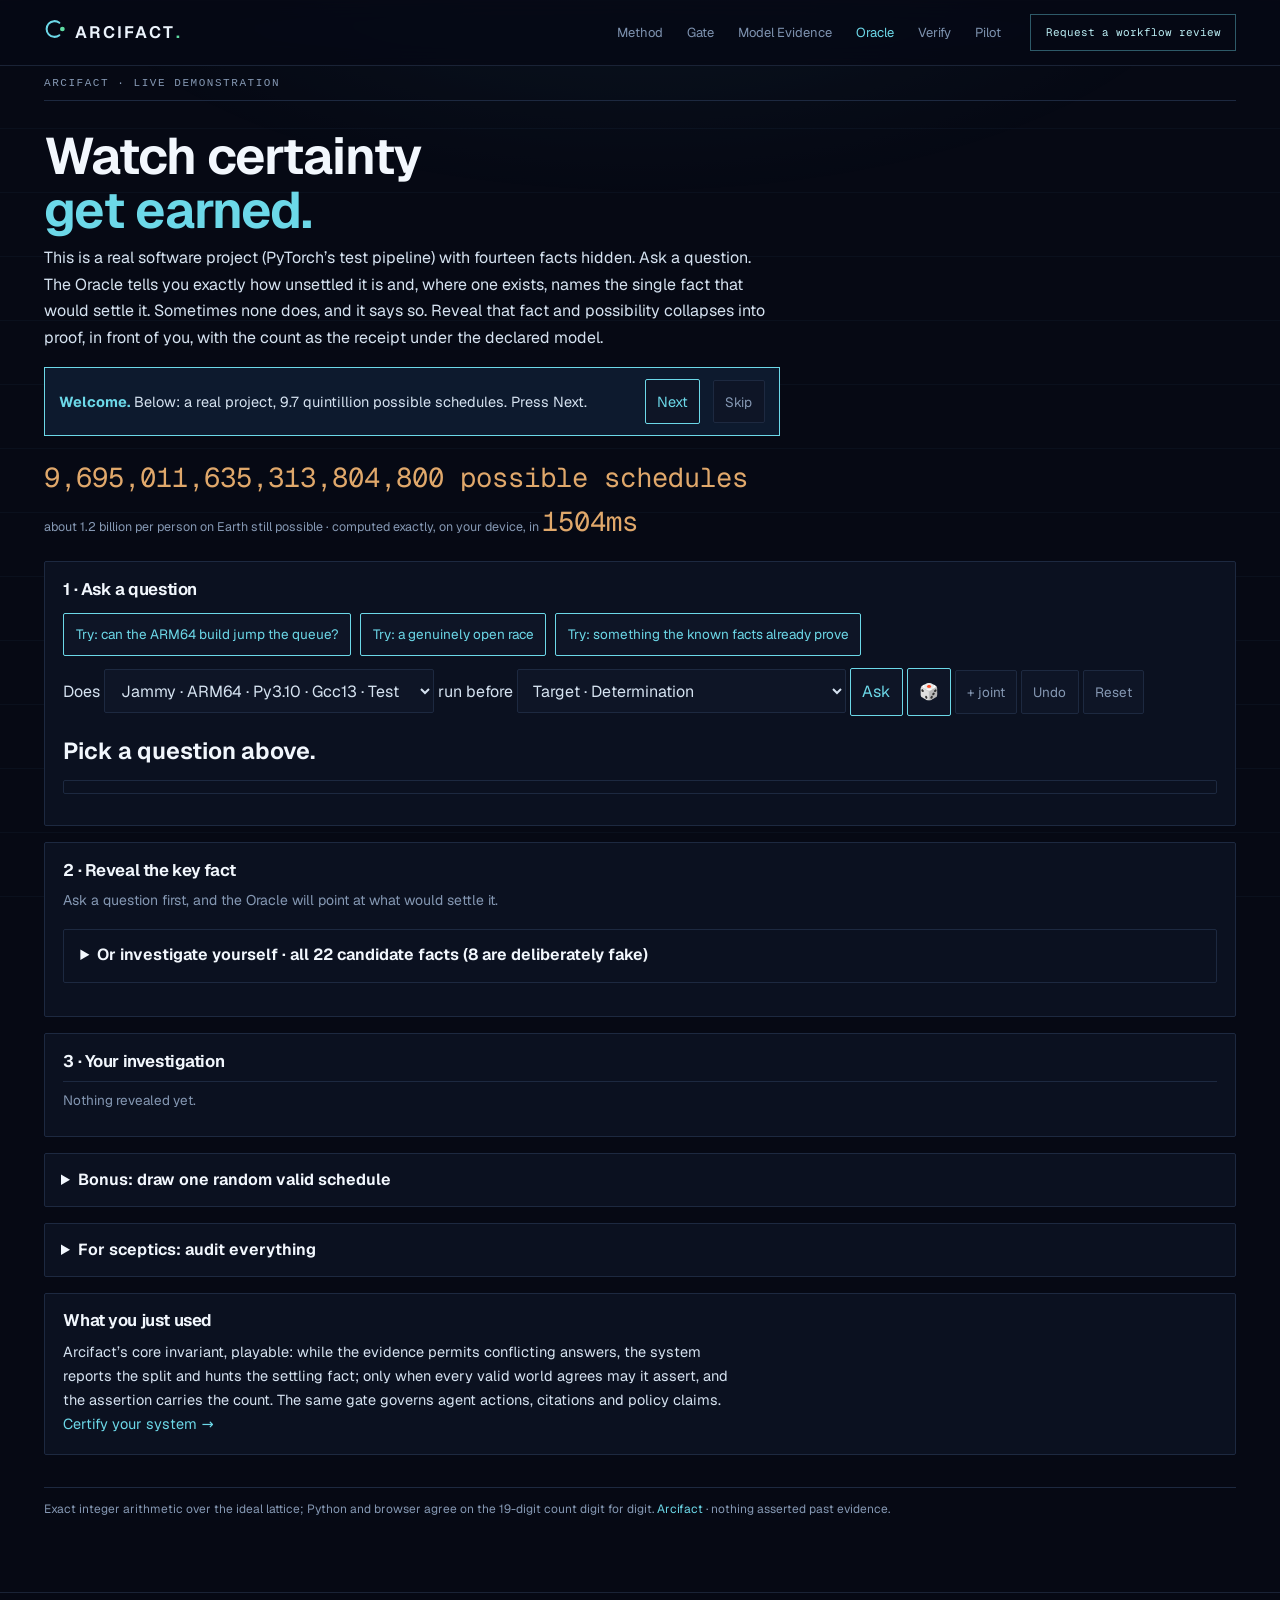
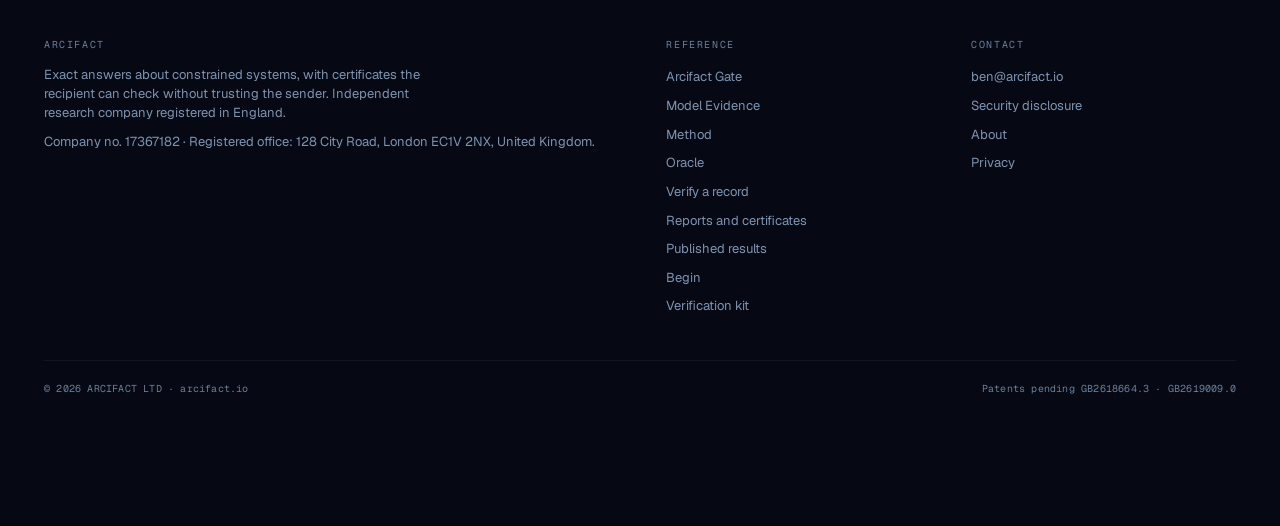
<file: oracle.html>
<!doctype html><html lang="en-GB"><head>
<meta charset="utf-8"><meta name="viewport" content="width=device-width,initial-scale=1">
<title>The Oracle &middot; Arcifact</title>
<meta name="description" content="A real software project, some facts hidden, 9.7 quintillion possible schedules. Ask a question, reveal one key fact, and watch possibility collapse into proof.">
<meta name="color-scheme" content="dark">
<link rel="canonical" href="https://arcifact.io/oracle">
<meta property="og:type" content="website">
<meta property="og:site_name" content="Arcifact">
<meta property="og:locale" content="en_GB">
<meta property="og:title" content="The Oracle &middot; Arcifact">
<meta property="og:description" content="A real software project, some facts hidden, 9.7 quintillion possible schedules. Ask a question, reveal one key fact, and watch possibility collapse into proof.">
<meta property="og:url" content="https://arcifact.io/oracle">
<meta name="twitter:card" content="summary_large_image">
<meta property="og:image" content="https://arcifact.io/og.png">
<meta property="og:image:width" content="1200">
<meta property="og:image:height" content="630">
<meta property="og:image:alt" content="Arcifact, nothing asserted past evidence">
<meta name="twitter:image" content="https://arcifact.io/og.png">
<script type="application/ld+json">{"@context":"https://schema.org","@type":"WebPage","name":"The Oracle","url":"https://arcifact.io/oracle","isPartOf":{"@type":"WebSite","name":"Arcifact","url":"https://arcifact.io"}}</script>
<link rel="stylesheet" href="assets/site.css?v=f5cf2acec1">
<style>
:root{--bg:#060914;--elev:#0b1120;--ink:#d5e2f0;--strong:#f2f7fd;
--mut:#8598b3;--rule:#1d2940;--cy:#6cd8e8;--mint:#5fdca3;--amb:#e0a86b}
*{box-sizing:border-box;margin:0}
body{background:var(--bg);color:var(--ink);
font:16px/1.65 ui-sans-serif,Geist,system-ui,sans-serif;padding:0 0 5rem}
.num,code,pre,small.raw{font-family:ui-monospace,"Geist Mono",Menlo,monospace}
.wrap{max-width:var(--container-frame);margin:0 auto;padding:0 1.75rem}
.wrap>h1,.wrap>p,.wrap>.lede,.wrap>.tour{max-width:46rem}
@media (max-width:46rem){.wrap{padding:0 1.1rem}}
.plate{display:flex;justify-content:space-between;gap:1rem;flex-wrap:wrap;
padding:.5rem 0;border-bottom:1px solid var(--rule);font-size:11px;
letter-spacing:.14em;text-transform:uppercase;color:var(--mut);
font-family:ui-monospace,monospace}
h1{font-weight:650;font-size:clamp(2.1rem,7vw,3.2rem);line-height:1.05;
color:var(--strong);letter-spacing:-.02em;margin:1.8rem 0 .5rem}
.sub{color:var(--ink)}
.tour{position:sticky;top:0;z-index:9;background:#0d1a2e;
border:1px solid var(--cy);padding:.7rem .9rem;margin:1rem 0;
font-size:14.5px;display:flex;gap:.8rem;align-items:center;
flex-wrap:wrap}
.tour b{color:var(--cy)}
.bigN{margin:1.2rem 0 .2rem}
.bigN .num{font-size:clamp(1.15rem,4.6vw,1.7rem);color:var(--amb);
overflow-wrap:anywhere;word-break:normal}
.bigN .l{font-size:12.5px;color:var(--mut)}
.card{border:1px solid var(--rule);background:var(--elev);
border-radius:2px;padding:1.1rem 1.15rem;margin:1rem 0}
.card h2{font-weight:650;font-size:1.05rem;color:var(--strong);
margin-bottom:.6rem}
select,button,input{font:inherit;background:#0e1526;color:var(--ink);
border:1px solid var(--rule);padding:.6rem .7rem;border-radius:2px;
max-width:100%}
button{cursor:pointer;border-color:var(--cy);color:var(--cy)}
button:hover{background:#12305a}
button.big{display:block;width:100%;padding:.85rem;font-size:1.02rem;
border-color:var(--mint);color:var(--mint);margin-top:.6rem}
button.ghost{border-color:var(--rule);color:var(--mut);font-size:13.5px}
.sugg button{margin:.25rem .35rem .25rem 0;font-size:13.5px}
.answer{margin-top:1rem}
.sentence{font-size:clamp(1.15rem,4.4vw,1.45rem);color:var(--strong);
font-weight:650}
.bar{height:14px;border:1px solid var(--rule);display:flex;
margin:.6rem 0 .25rem;border-radius:2px;overflow:hidden}
.bar .yes{background:var(--mint);transition:width .6s}
.bar .no{background:#5b3d2a;transition:width .6s}
.barlab{display:flex;justify-content:space-between;font-size:12px;
color:var(--mut)}
.frac{font-size:11.5px;color:var(--mut);word-break:break-all;
margin-top:.4rem}
.narr{margin-top:.6rem;font-size:14px;color:var(--cy)}
.qbtn{display:block;width:100%;text-align:left;margin:.3rem 0;
font-size:13.5px;border-color:var(--rule);color:var(--ink)}
.qbtn:disabled{opacity:.35;text-decoration:line-through}
.qbtn small{display:block;color:var(--mut)}
.ledger div{border-top:1px solid var(--rule);padding:.45rem 0;
font-size:13.5px}
.ledger .yes{color:var(--mint)} .ledger .no{color:var(--amb)}
details{border:1px solid var(--rule);background:var(--elev);
padding:.8rem 1rem;margin:1rem 0;border-radius:2px}
summary{cursor:pointer;font-weight:650;color:var(--strong)}
pre{background:#0e1526;border:1px solid var(--rule);padding:.8rem;
font-size:11px;overflow-x:auto;margin-top:.6rem}
.order{columns:2;font-size:12.5px;margin-top:.6rem}
.chips span{display:inline-block;border:1px solid var(--amb);
color:var(--amb);font-size:12px;padding:.1rem .45rem;
margin:.2rem .3rem 0 0;border-radius:2px}
.chips b{cursor:pointer;margin-left:.35rem}
.foot{margin-top:2rem;color:var(--mut);font-size:12px;
border-top:1px solid var(--rule);padding-top:.8rem}
a{color:var(--cy)}
@media(max-width:44rem){.order{columns:1}}
h1 .turn{color:var(--cy)}
</style><style>.skip{position:absolute;left:-999px}.skip:focus{left:1rem;top:1rem;background:#fff;color:#000;padding:.5rem;z-index:99}.replay-control{display:inline-flex;gap:.5rem;align-items:center}:focus-visible{outline:2px solid #37e6b4;outline-offset:2px}</style>
</head><body>
<a href="#oracle-main" id="skip" class="skip">Skip to content</a>
<header class="nav">
  <div class="nav-inner frame">
    <a class="nav-brand" href="./" aria-label="Arcifact home">
      <span aria-hidden="true"><svg viewBox="0 0 24 24" aria-hidden="true">
<path d="M 17.54,4.91 A 9 9 0 1 0 17.54,19.09"
      fill="none" stroke="currentColor" stroke-width="2.3"
      stroke-linecap="round"/>
<circle cx="21" cy="12" r="2.7" fill="#5fdca3" stroke="none"/>
</svg></span> <span class="wm">ARCIFACT<span class="wm-dot">.</span></span>
    </a>
    <button class="nav-toggle" type="button" aria-expanded="false" aria-controls="site-nav" aria-label="Open menu"><span class="bars"><span></span></span>Menu</button>
<nav class="nav-links" id="site-nav" aria-label="Site"><a href="method">Method</a><a href="gate">Gate</a><a href="model-evidence">Model Evidence</a><a href="oracle" aria-current="page">Oracle</a><a href="verify">Verify</a><a href="pilot">Pilot</a><a class="nav-cta" href="./#contact">Request a workflow review</a></nav>
  </div>
</header>

<main id="oracle-main" class="wrap">
<div class="plate"><span>ARCIFACT &middot; live demonstration</span></div>
<h1>Watch certainty<br><span class="turn">get earned.</span></h1>
<p class="sub">This is a real software project (PyTorch&rsquo;s test
pipeline) with fourteen facts hidden. Ask a question. The Oracle
tells you exactly how unsettled it is and, where one exists, names
the single fact that would settle it. Sometimes none does, and it
says so. Reveal that fact and possibility collapses into proof, in
front of you, with the count as the receipt under the declared
model.</p>
<div class="tour" id="tour" hidden>
<span id="tourtext"></span>
<button id="tournext" style="margin-left:auto">Next</button>
<button class="ghost" id="tourskip">Skip</button></div>
<div class="bigN"><div class="num" id="N">warming up&hellip;</div>
<div class="l"><span id="anchor">about 1.2 billion schedules for every person on Earth</span> still possible
&middot; computed exactly, on your device, in
<span class="num" id="ms">&ndash;</span></div></div>
<div class="card" id="askcard"><h2>1 &middot; Ask a question</h2>
<div class="sugg" id="sugg">
<button data-a="linux-jammy-aarch64-py3_10-gcc13-test"
 data-b="target-determination">Try: can the ARM64 build
 jump the queue?</button>
<button data-a="linux-jammy-py3_14t-clang21-test"
 data-b="linux-jammy-aarch64-py3_10-gcc13-test">Try: a genuinely open
 race</button>
<button data-a="linux-jammy-py3_10-gcc11-build" data-b="linux-jammy-py3_10-gcc11-test">Try: something the
 known facts already prove</button></div>
<div style="margin-top:.5rem">
<label for="selA">Does</label> <select id="selA"></select>
<label for="selB">run before</label> <select id="selB"></select>
<button id="ask">Ask</button>
<button id="dice" aria-label="random question">&#127922;</button>
<button class="ghost" id="addc">+ joint</button>
<button class="ghost" id="undo">Undo</button>
<button class="ghost" id="reset">Reset</button></div>
<div class="chips" id="cons"></div>
<div class="answer" aria-live="polite">
<div class="sentence" id="sent">Pick a question above.</div>
<div class="bar" aria-hidden="true"><div class="yes" id="byes"
style="width:0%"></div><div class="no" id="bno"
style="width:0%"></div></div>
<div class="barlab"><span id="lyes"></span><span id="lno"></span></div>
<div class="frac num" id="frac"></div>
<div class="narr" id="narr"></div></div></div>
<div class="card" id="settlecard"><h2>2 &middot; Reveal the key
fact</h2>
<div id="primary"><p style="color:var(--mut);font-size:14px">Ask a
question first, and the Oracle will point at what would settle
it.</p></div>
<details id="allprobes"><summary>Or investigate yourself &middot;
all 22 candidate facts (8 are deliberately fake)</summary>
<div id="probes" style="margin-top:.5rem"></div></details></div>
<div class="card"><h2>3 &middot; Your investigation</h2>
<div class="ledger" id="ledger" aria-live="polite">
<div id="ledger-empty" style="color:var(--mut)">Nothing revealed yet.</div></div></div>
<details><summary>Bonus: draw one random valid schedule</summary>
<p style="font-size:13px;margin-top:.4rem">One schedule, chosen
exactly uniformly among the quintillions, in about a millisecond.</p>
<button class="mint" id="draw" style="border-color:var(--mint);
color:var(--mint)">Uniform draw &middot; Web Crypto</button>
<span class="replay-control">
<label for="seed" style="font-size:13px">Replay &middot; seed</label>
<input id="seed" value="99" size="4" aria-label="replay seed"
style="width:4rem">
<button class="ghost" id="replay">Go</button>
</span>
<ol class="order" id="world"></ol>
<p id="drawnote" style="font-size:12px;color:var(--mut)"></p></details>
<details><summary>For sceptics: audit everything</summary>
<p style="font-size:13px;margin-top:.5rem">The engine runs in a Web
Worker handed only the 35 visible dependencies; the hidden truths
never enter it and reach it one reveal at a time. Provenance is
commit-pinned: source <a rel="noopener"
href="https://github.com/pytorch/pytorch/blob/05dab25851a8b0b2925aed717dc010ddc643280c/.github/workflows/pull.yml">
pytorch/pytorch @ <span class="num">05dab25851a8</span></a>.
Workflow sha256 <span class="num">200cbb72cd21546e124fe349&hellip;</span>
&middot; engine-input <span class="num">d78c3a40de5d25a80827d7b7&hellip;</span>
&middot; truth-deck <span class="num">282aea556e888630dab61cc4&hellip;</span>.
At build time I asserted, against that exact commit, that all
fourteen hidden dependencies exist and all eight decoys do not.
P here means the share of uniformly weighted valid orderings, not
GitHub&rsquo;s scheduler odds.
<button id="dl">Download the evidence</button>
(sha256 of the canonical payload, excluding the self-referential prov.data_sha256 field: <span class="num">c15e4803026fa3d776f93d0a&hellip;</span>. Recompute: <span class="mono" style="font-size:12px">shasum -a 256 oracle_data.json</span>)</p>
<pre># extraction: pinned workflow -> edges
import yaml, hashlib, urllib.request
u=('https://raw.githubusercontent.com/pytorch/pytorch/'
   '05dab25851a8b0b2925aed717dc010ddc643280c/.github/workflows/pull.yml')
raw=urllib.request.urlopen(u).read()
assert hashlib.sha256(raw).hexdigest()=='200cbb72cd21546e124fe349635221e4bb0b48a177a0f65cbd7c042128b001e5'
doc=yaml.safe_load(raw); jobs=list(doc['jobs'])
edges={(p,j) for j,s in doc['jobs'].items()
       for p in ([s.get('needs',[])] if isinstance(s.get('needs',[]),str)
                 else s.get('needs',[])) if p in jobs}
print(len(edges),'true dependencies at the pinned commit')</pre><pre>import json
d=json.load(open('oracle_data.json'))
jobs=d['jobs']; ix={j:i for i,j in enumerate(jobs)}; k=len(jobs)
pred=[0]*k; succ=[0]*k
for a,b in d['base']:
    pred[ix[b]]|=1<<ix[a]; succ[ix[a]]|=1<<ix[b]
ideals={0}; fr=[0]
for S in fr:
    for x in range(k):
        if not S>>x&1 and pred[x]&S==pred[x]:
            t=S|1<<x
            if t not in ideals: ideals.add(t); fr.append(t)
F={0:1}
for S in sorted(ideals,key=lambda s:bin(s).count('1')):
    if S: F[S]=sum(F[S^(1<<x)] for x in range(k)
                   if S>>x&1 and succ[x]&S==0)
print(F[max(ideals)])   # the world count, from scratch</pre></details>
<div class="card"><h2>What you just used</h2>
<p style="font-size:14.5px">Arcifact&rsquo;s core invariant,
playable: while the evidence permits conflicting answers, the
system reports the split and hunts the settling fact; only when
every valid world agrees may it assert, and the assertion carries
the count. The same gate governs agent actions, citations and
policy claims. <a href="https://arcifact.io/pilot">Certify your
system &rarr;</a></p></div>
<div class="foot">Exact integer arithmetic over the ideal lattice;
Python and browser agree on the 19-digit count digit for digit.
<a href="https://arcifact.io">Arcifact</a> &middot; nothing asserted
past evidence.</div>
</div>
<script>
const DATA={"N_start":"9695011635313804800","alias":{"dynamo-cpython-build":"Dynamo \u00b7 Cpython \u00b7 Build","dynamo-cpython-test":"Dynamo \u00b7 Cpython \u00b7 Test","get-label-type":"Get \u00b7 Label \u00b7 Type","job-filter":"Job \u00b7 Filter","linux-jammy-aarch64-py3_10-gcc13-build":"Jammy \u00b7 ARM64 \u00b7 Py3.10 \u00b7 Gcc13 \u00b7 Build","linux-jammy-aarch64-py3_10-gcc13-test":"Jammy \u00b7 ARM64 \u00b7 Py3.10 \u00b7 Gcc13 \u00b7 Test","linux-jammy-cuda13_0-cudnn9-py3_10-clang20-build":"Jammy \u00b7 CUDA 13.0 \u00b7 Cudnn9 \u00b7 Py3.10 \u00b7 ","linux-jammy-cuda13_2-cudnn9-py3_10-clang20-build":"Jammy \u00b7 CUDA 13.2 \u00b7 Cudnn9 \u00b7 Py3.10 \u00b7 ","linux-jammy-py3_10-clang21-asan-build":"Jammy \u00b7 Py3.10 \u00b7 Clang21 \u00b7 Asan \u00b7 Buil","linux-jammy-py3_10-clang21-asan-test":"Jammy \u00b7 Py3.10 \u00b7 Clang21 \u00b7 Asan \u00b7 Test","linux-jammy-py3_10-clang21-build":"Jammy \u00b7 Py3.10 \u00b7 Clang21 \u00b7 Build","linux-jammy-py3_10-clang21-test":"Jammy \u00b7 Py3.10 \u00b7 Clang21 \u00b7 Test","linux-jammy-py3_10-gcc11-build":"Jammy \u00b7 Py3.10 \u00b7 Gcc11 \u00b7 Build","linux-jammy-py3_10-gcc11-mobile-lightweight-dispatch-build":"Jammy \u00b7 Py3.10 \u00b7 Gcc11 \u00b7 Mobile \u00b7 Ligh","linux-jammy-py3_10-gcc11-no-ops":"Jammy \u00b7 Py3.10 \u00b7 Gcc11 \u00b7 No \u00b7 Ops","linux-jammy-py3_10-gcc11-test":"Jammy \u00b7 Py3.10 \u00b7 Gcc11 \u00b7 Test","linux-jammy-py3_14-clang21-build":"Jammy \u00b7 Py3.14 \u00b7 Clang21 \u00b7 Build","linux-jammy-py3_14-clang21-test":"Jammy \u00b7 Py3.14 \u00b7 Clang21 \u00b7 Test","linux-jammy-py3_14t-clang21-build":"Jammy \u00b7 Py3.14t \u00b7 Clang21 \u00b7 Build","linux-jammy-py3_14t-clang21-test":"Jammy \u00b7 Py3.14t \u00b7 Clang21 \u00b7 Test","linux-jammy-rocm-py3_10-build":"Jammy \u00b7 Rocm \u00b7 Py3.10 \u00b7 Build","linux-noble-xpu-n-py3_10-build":"Noble \u00b7 Xpu \u00b7 N \u00b7 Py3.10 \u00b7 Build","llm-td":"Llm \u00b7 Td","target-determination":"Target \u00b7 Determination"},"base":[["llm-td","target-determination"],["get-label-type","linux-jammy-py3_10-gcc11-build"],["job-filter","linux-jammy-py3_10-gcc11-build"],["linux-jammy-py3_10-gcc11-build","linux-jammy-py3_10-gcc11-test"],["target-determination","linux-jammy-py3_10-gcc11-test"],["job-filter","linux-jammy-py3_10-gcc11-test"],["get-label-type","linux-jammy-py3_10-gcc11-test"],["get-label-type","linux-jammy-aarch64-py3_10-gcc13-build"],["linux-jammy-aarch64-py3_10-gcc13-build","linux-jammy-aarch64-py3_10-gcc13-test"],["get-label-type","linux-jammy-aarch64-py3_10-gcc13-test"],["get-label-type","linux-jammy-py3_14t-clang21-build"],["get-label-type","linux-jammy-py3_10-gcc11-no-ops"],["job-filter","linux-jammy-py3_10-gcc11-no-ops"],["job-filter","linux-jammy-py3_10-clang21-asan-build"],["linux-jammy-py3_10-clang21-asan-build","linux-jammy-py3_10-clang21-asan-test"],["target-determination","linux-jammy-py3_10-clang21-asan-test"],["job-filter","linux-jammy-py3_10-clang21-asan-test"],["get-label-type","linux-jammy-py3_10-clang21-build"],["job-filter","linux-jammy-py3_10-clang21-build"],["linux-jammy-py3_10-clang21-build","linux-jammy-py3_10-clang21-test"],["target-determination","linux-jammy-py3_10-clang21-test"],["get-label-type","linux-jammy-py3_10-clang21-test"],["job-filter","linux-jammy-py3_14-clang21-build"],["linux-jammy-py3_14-clang21-build","linux-jammy-py3_14-clang21-test"],["job-filter","linux-jammy-py3_14-clang21-test"],["get-label-type","linux-jammy-py3_14-clang21-test"],["get-label-type","linux-jammy-cuda13_0-cudnn9-py3_10-clang20-build"],["job-filter","linux-jammy-cuda13_0-cudnn9-py3_10-clang20-build"],["get-label-type","linux-jammy-cuda13_2-cudnn9-py3_10-clang20-build"],["job-filter","linux-jammy-cuda13_2-cudnn9-py3_10-clang20-build"],["job-filter","linux-jammy-py3_10-gcc11-mobile-lightweight-dispatch-build"],["job-filter","linux-jammy-rocm-py3_10-build"],["get-label-type","linux-noble-xpu-n-py3_10-build"],["get-label-type","dynamo-cpython-build"],["dynamo-cpython-build","dynamo-cpython-test"]],"deck":[{"e":["get-label-type","linux-jammy-py3_10-clang21-asan-test"],"exists":true},{"e":["get-label-type","linux-jammy-rocm-py3_10-build"],"exists":true},{"e":["linux-jammy-py3_14t-clang21-build","linux-jammy-py3_14t-clang21-test"],"exists":true},{"e":["target-determination","linux-jammy-py3_14t-clang21-test"],"exists":true},{"e":["target-determination","linux-jammy-aarch64-py3_10-gcc13-test"],"exists":true},{"e":["get-label-type","dynamo-cpython-test"],"exists":true},{"e":["job-filter","linux-jammy-aarch64-py3_10-gcc13-test"],"exists":true},{"e":["get-label-type","linux-jammy-py3_14t-clang21-test"],"exists":true},{"e":["job-filter","linux-noble-xpu-n-py3_10-build"],"exists":true},{"e":["get-label-type","linux-jammy-py3_14-clang21-build"],"exists":true},{"e":["job-filter","linux-jammy-py3_10-clang21-test"],"exists":true},{"e":["job-filter","linux-jammy-aarch64-py3_10-gcc13-build"],"exists":true},{"e":["get-label-type","linux-jammy-py3_10-gcc11-mobile-lightweight-dispatch-build"],"exists":true},{"e":["get-label-type","linux-jammy-py3_10-clang21-asan-build"],"exists":true},{"e":["linux-jammy-cuda13_0-cudnn9-py3_10-clang20-build","dynamo-cpython-build"],"exists":false},{"e":["target-determination","linux-jammy-cuda13_2-cudnn9-py3_10-clang20-build"],"exists":false},{"e":["llm-td","linux-jammy-py3_10-gcc11-mobile-lightweight-dispatch-build"],"exists":false},{"e":["linux-jammy-aarch64-py3_10-gcc13-build","linux-jammy-py3_14-clang21-build"],"exists":false},{"e":["linux-noble-xpu-n-py3_10-build","linux-jammy-cuda13_0-cudnn9-py3_10-clang20-build"],"exists":false},{"e":["linux-jammy-py3_10-clang21-build","linux-jammy-py3_10-gcc11-no-ops"],"exists":false},{"e":["linux-jammy-py3_10-clang21-test","linux-jammy-cuda13_2-cudnn9-py3_10-clang20-build"],"exists":false},{"e":["linux-jammy-py3_10-clang21-test","linux-jammy-py3_10-clang21-asan-build"],"exists":false}],"ideals_start":297550,"jobs":["job-filter","llm-td","target-determination","get-label-type","linux-jammy-py3_10-gcc11-build","linux-jammy-py3_10-gcc11-test","linux-jammy-aarch64-py3_10-gcc13-build","linux-jammy-aarch64-py3_10-gcc13-test","linux-jammy-py3_14t-clang21-build","linux-jammy-py3_14t-clang21-test","linux-jammy-py3_10-gcc11-no-ops","linux-jammy-py3_10-clang21-asan-build","linux-jammy-py3_10-clang21-asan-test","linux-jammy-py3_10-clang21-build","linux-jammy-py3_10-clang21-test","linux-jammy-py3_14-clang21-build","linux-jammy-py3_14-clang21-test","linux-jammy-cuda13_0-cudnn9-py3_10-clang20-build","linux-jammy-cuda13_2-cudnn9-py3_10-clang20-build","linux-jammy-py3_10-gcc11-mobile-lightweight-dispatch-build","linux-jammy-rocm-py3_10-build","linux-noble-xpu-n-py3_10-build","dynamo-cpython-build","dynamo-cpython-test"],"prov":{"commit":"05dab25851a8b0b2925aed717dc010ddc643280c","data_sha256":"c15e4803026fa3d776f93d0a7bb5a251cf3a6f5616aed7e602da832939a992c8","engine_input_sha256":"d78c3a40de5d25a80827d7b7228479806739f1c1031b75feda4e006c440fe15c","path":".github/workflows/pull.yml","repo":"pytorch/pytorch","truth_deck_sha256":"282aea556e888630dab61cc4c7462a61f9e36630dc4028837a59e0c7df05f1c2","workflow_sha256":"200cbb72cd21546e124fe349635221e4bb0b48a177a0f65cbd7c042128b001e5"},"python_checks":[{"a":"linux-jammy-py3_14t-clang21-test","b":"linux-jammy-aarch64-py3_10-gcc13-test","p":"0.6936179630970728"},{"a":"linux-jammy-aarch64-py3_10-gcc13-test","b":"target-determination","p":"0.1780725692773915"},{"a":"linux-jammy-cuda13_2-cudnn9-py3_10-clang20-build","b":"linux-jammy-py3_14t-clang21-test","p":"0.4417765664107662"}]};
const WORKER_SRC="// The exact engine, in the browser's tongue. Node-testable.\nfunction buildEngine(jobs, edges, cap){\n  const k=jobs.length, ix={}; jobs.forEach((j,i)=>ix[j]=i);\n  const pred=new Array(k).fill(0), succ=new Array(k).fill(0);\n  for(const [a,b] of edges){ pred[ix[b]]|=1<<ix[a]; succ[ix[a]]|=1<<ix[b]; }\n  const full=(1<<k)-1;\n  const seen=new Set([0]); let frontier=[0];\n  while(frontier.length){\n    const nf=[];\n    for(const S of frontier){\n      let T=(~S)&full;\n      while(T){ const xb=T&-T; T^=xb; const x=31-Math.clz32(xb);\n        if((pred[x]&S)===pred[x]){ const S2=S|xb;\n          if(!seen.has(S2)){ seen.add(S2); nf.push(S2);\n            if(cap&&seen.size>cap) return null; } } }\n    }\n    frontier=nf;\n  }\n  const ideals=Array.from(seen);\n  const pc=s=>{let c=0;while(s){s&=s-1;c++;}return c;};\n  ideals.sort((a,b)=>pc(a)-pc(b)||a-b);\n  const F=new Map([[0,1n]]);\n  for(let i=1;i<ideals.length;i++){ const S=ideals[i];\n    let s=0n, T=S;\n    while(T){ const xb=T&-T; T^=xb; const x=31-Math.clz32(xb);\n      if((succ[x]&S)===0) s+=F.get(S^xb); }\n    F.set(S,s);\n  }\n  const R=new Map([[full,1n]]);\n  for(let i=ideals.length-2;i>=0;i--){ const S=ideals[i];\n    let s=0n, T=(~S)&full;\n    while(T){ const xb=T&-T; T^=xb; const x=31-Math.clz32(xb);\n      if((pred[x]&S)===pred[x] && R.has(S|xb)) s+=R.get(S|xb); }\n    R.set(S,s);\n  }\n  return {k,ix,jobs,pred,succ,full,ideals,F,R,N:F.get(full)};\n}\nfunction reach(eng,s,t){\n  let seen=1<<s; const st=[s];\n  while(st.length){ const u=st.pop(); let m=eng.succ[u];\n    while(m){ const vb=m&-m; m^=vb; const v=31-Math.clz32(vb);\n      if(!((seen>>v)&1)){ seen|=1<<v; st.push(v); } } }\n  return ((seen>>t)&1)===1;\n}\nfunction pBefore(eng,a,b){\n  if(reach(eng,a,b)) return {num:eng.N, den:eng.N};\n  if(reach(eng,b,a)) return {num:0n, den:eng.N};\n  const ab=1<<a, bb=1<<b; let tot=0n;\n  for(const S of eng.ideals){\n    if((S&ab)||(S&bb)) continue;\n    if((eng.pred[a]&S)===eng.pred[a] && eng.R.has(S|ab))\n      tot+=eng.F.get(S)*eng.R.get(S|ab);\n  }\n  return {num:tot, den:eng.N};\n}\nfunction perfectDraw(eng, rand){\n  let S=0; const order=[];\n  for(let step=0; step<eng.k; step++){\n    const opts=[]; let T=(~S)&eng.full;\n    while(T){ const xb=T&-T; T^=xb; const x=31-Math.clz32(xb);\n      if((eng.pred[x]&S)===eng.pred[x] && eng.R.has(S|xb))\n        opts.push([x, eng.R.get(S|xb)]); }\n    let r=randBig(eng.R.get(S), rand);\n    let pick=opts[0][0];\n    for(const [x,w] of opts){ if(r<w){ pick=x; break; } r-=w; }\n    order.push(pick); S|=1<<pick;\n  }\n  return order;\n}\nfunction randBig(n, rand){\n  const bits=n.toString(2).length;\n  while(true){ let v=0n;\n    for(let i=0;i<bits;i+=30)\n      v=(v<<30n)|BigInt(Math.floor(rand()*1073741824));\n    v&=(1n<<BigInt(bits))-1n;\n    if(v<n) return v; }\n}\nfunction chooseProbe(eng, a, b, probes){\n  // bridge heuristic: prefer a probe edge that would chain a to b\n  let best=null, bestScore=-1;\n  for(const p of probes){ if(p.spent) continue;\n    const u=eng.ix[p.e[0]], v=eng.ix[p.e[1]];\n    let s=0;\n    if(reach(eng,a,u)&&reach(eng,v,b)) s=3;\n    else if(reach(eng,b,u)&&reach(eng,v,a)) s=3;\n    else if(u===a||v===b||u===b||v===a) s=2;\n    else if(reach(eng,a,u)||reach(eng,v,b)||reach(eng,b,u)||reach(eng,v,a)) s=1;\n    if(s>bestScore){ bestScore=s; best=p; }\n  }\n  return best;\n}\n\n\nlet ENG=null, JOBS=null;\nfunction randBigCrypto(n){\n  const bits=n.toString(2).length, words=Math.ceil(bits/32);\n  const buf=new Uint32Array(words);\n  while(true){ crypto.getRandomValues(buf); let v=0n;\n    for(const w of buf) v=(v<<32n)|BigInt(w);\n    v&=(1n<<BigInt(bits))-1n;\n    if(v<n) return v; } }\nfunction mkSeeded(seed){ let s=seed>>>0;\n  return ()=> (s=(s*1103515245+12345)&0x7fffffff)/0x80000000; }\nonmessage=(ev)=>{ const m=ev.data;\n  if(m.type===\"build\"){ JOBS=m.jobs; const t0=Date.now();\n    ENG=buildEngine(m.jobs,m.edges,400000);\n    postMessage({type:\"built\",N:ENG.N.toString(),\n      ideals:ENG.ideals.length,ms:Date.now()-t0});\n  } else if(m.type===\"ask\"){\n    const r=pBefore(ENG,m.a,m.b);\n    postMessage({type:\"p\",id:m.id,num:r.num.toString(),\n      den:r.den.toString()});\n  } else if(m.type===\"joint\"){\n    let cs=m.cons, out=null;\n    for(const [a,b] of cs) if(reach(ENG,b,a)) out={num:\"0\",den:ENG.N.toString()};\n    if(!out){ const extra=cs.filter(([a,b])=>!reach(ENG,a,b))\n                  .map(([a,b])=>[JOBS[a],JOBS[b]]);\n      if(!extra.length) out={num:ENG.N.toString(),den:ENG.N.toString()};\n      else { const e2=buildEngine(JOBS,m.edges.concat(extra),400000);\n        out={num:((!e2||e2.N===undefined)?0n:e2.N).toString(),den:ENG.N.toString()}; } }\n    postMessage({type:\"p\",id:m.id,...out});\n  } else if(m.type===\"settlers\"){\n    const out=m.cands.map(([u,v])=>{\n      if(reach(ENG,m.a,u)&&reach(ENG,v,m.b)) return 1;\n      if(reach(ENG,m.b,u)&&reach(ENG,v,m.a)) return -1;\n      return 0; });\n    postMessage({type:\"settlers\",id:m.id,flags:out});\n  } else if(m.type===\"draw\"){\n    const seeded = m.mode===\"seed\" ? mkSeeded(m.seed) : null;\n    function rb(nn){ if(m.mode===\"crypto\") return randBigCrypto(nn);\n      const bits=nn.toString(2).length;\n      while(true){ let v=0n;\n        for(let i=0;i<bits;i+=30)\n          v=(v<<30n)|BigInt(Math.floor(seeded()*1073741824));\n        v&=(1n<<BigInt(bits))-1n; if(v<nn) return v; } }\n    let S=0; const order=[];\n    for(let step=0;step<ENG.k;step++){\n      const opts=[]; let T=(~S)&ENG.full;\n      while(T){ const xb=T&-T; T^=xb; const x=31-Math.clz32(xb);\n        if((ENG.pred[x]&S)===ENG.pred[x] && ENG.R.has(S|xb))\n          opts.push([x,ENG.R.get(S|xb)]); }\n      let rr=rb(ENG.R.get(S)); let pick=opts[0][0];\n      for(const [x,w] of opts){ if(rr<w){pick=x;break;} rr-=w; }\n      order.push(pick); S|=1<<pick;\n    }\n    postMessage({type:\"world\",order,mode:m.mode,seed:m.seed});\n  } };\n";
const $=id=>document.getElementById(id);
const fmt=n=>n.toString().replace(/\B(?=(\d{3})+(?!\d))/g,",");
const AL=j=>DATA.alias[j]||j;
let edges=DATA.base.map(e=>e.slice());
let probes=DATA.deck.map(h=>({e:h.e,exists:h.exists,spent:false}));
let history=[], cur=null, joint=[], curN="0", lastFlags=[];
let mid=0, waiters={};
const W=new Worker(URL.createObjectURL(new Blob([WORKER_SRC],
  {type:"text/javascript"})));
W.onmessage=(ev)=>{ const m=ev.data;
  if(m.type==="built"){ curN=m.N;
    $("N").textContent=fmt(m.N)+" possible schedules";
    $("ms").textContent=m.ms+"ms";
    updateAnchor();
    if(cur||joint.length) refresh(); }
  else if(m.id&&waiters[m.id]){ waiters[m.id](m); delete waiters[m.id]; }
  else if(m.type==="world"){
    $("world").innerHTML=m.order.map((i,r)=>"<li>"+(r+1)+". "+
      AL(DATA.jobs[i])+"</li>").join("");
    $("drawnote").textContent = m.mode==="crypto"
      ? "exactly uniform · rejection sampling over crypto.getRandomValues"
      : "reproducible replay · seed "+m.seed+" · deterministic, not a uniformity claim"; }
};
const call=(msg)=>new Promise(res=>{ msg.id=++mid;
  waiters[mid]=res; W.postMessage(msg); });
function build(){ $("N").textContent="recomputing…";
  W.postMessage({type:"build",jobs:DATA.jobs,edges}); }
function ix(j){ return DATA.jobs.indexOf(j); }
function updateAnchor(){ const n=Number(curN)/8.1e9;
  let s;
  if(n>1e9) s="about "+(n/1e9).toFixed(1)+" billion per person on Earth";
  else if(n>1e6) s="about "+(n/1e6).toFixed(1)+" million per person on Earth";
  else if(n>1e3) s="about "+(n/1e3).toFixed(0)+" thousand per person on Earth";
  else if(n>1) s="about "+n.toFixed(0)+" per person on Earth";
  else s="a small, countable club now";
  $("anchor").textContent=s; }
async function refresh(narr){
  let r;
  if(joint.length)
    r=await call({type:"joint",edges,
      cons:joint.map(([x,y])=>[ix(x),ix(y)])});
  else r=await call({type:"ask",a:ix(cur[0]),b:ix(cur[1])});
  const num=BigInt(r.num), den=BigInt(r.den);
  const p=Number(num*10000n/den)/10000;
  const A=joint.length?"all "+joint.length+" constraints":AL(cur[0]);
  const B=joint.length?"":AL(cur[1]);
  if(num===0n){
    $("sent").textContent= joint.length
      ? "PROVEN impossible: no valid schedule satisfies them all."
      : "PROVEN: "+A+" can never run before "+B+".";
    setBar(0,true);
  } else if(num===den){
    $("sent").textContent= joint.length
      ? "PROVEN: every valid schedule already satisfies them all."
      : "PROVEN: "+A+" always runs before "+B+".";
    setBar(1,true);
  } else {
    $("sent").textContent= joint.length
      ? "Unresolved: "+(p*100).toFixed(1)+"% of valid schedules satisfy all "+joint.length+"."
      : "Unresolved: "+A+" comes first in "+(p*100).toFixed(1)+"% of valid schedules.";
    setBar(p,false);
  }
  $("frac").textContent="exactly "+fmt(num)+" / "+fmt(den);
  if(narr) $("narr").textContent=narr;
  lastFlags=[];
  if(cur&&!joint.length){
    const live=probes.filter(q=>!q.spent);
    const s=await call({type:"settlers",a:ix(cur[0]),b:ix(cur[1]),
      cands:live.map(q=>[ix(q.e[0]),ix(q.e[1])])});
    lastFlags=s.flags;
  }
  renderPrimary(); renderProbes();
}
function setBar(p,proven){
  $("byes").style.width=(p*100)+"%";
  $("bno").style.width=((1-p)*100)+"%";
  $("lyes").textContent=proven&&p===1?"YES · proven":
    "YES · "+(p*100).toFixed(1)+"%";
  $("lno").textContent=proven&&p===0?"NO · proven":
    "NO · "+((1-p)*100).toFixed(1)+"%";
}
function starOf(){
  const live=probes.filter(q=>!q.spent);
  for(let i=0;i<live.length;i++)
    if(lastFlags[i]) return [live[i],lastFlags[i]];
  return [null,0]; }
function renderPrimary(){
  const box=$("primary");
  if(!cur||joint.length){ box.innerHTML=
    "<p style='color:var(--mut);font-size:14px'>Joint questions "+
    "settle through the candidate list below.</p>"; return; }
  const [star,dir]=starOf();
  if($("sent").textContent.startsWith("PROVEN")){
    box.innerHTML="<p style='font-size:15px'>Settled. The count is "+
      "the proof. Ask another, or press Undo to rewind.</p>"; return; }
  if(star){
    box.innerHTML="<p style='font-size:14.5px'>One fact is <b>proven"+
      "</b> to settle your question in a single reveal:</p>"+
      "<button class='big' id='goprobe'>Reveal: does <b>"+
      AL(star.e[1])+"</b> require <b>"+AL(star.e[0])+"</b>?"+
      " &nbsp;★</button>"+
      "<p style='font-size:12.5px;color:var(--mut)'>If it exists, "+
      "your answer becomes proven "+(dir>0?"YES":"NO")+".</p>";
    $("goprobe").onclick=()=>reveal(star);
  } else {
    box.innerHTML="<p style='font-size:14px'>No single hidden fact "+
      "settles this one outright. Investigate below; each real "+
      "reveal shrinks the space.</p>";
  }
}
function renderProbes(){
  const live=probes.filter(q=>!q.spent);
  const box=$("probes"); box.innerHTML="";
  probes.forEach(q=>{
    let f=0; const i=live.indexOf(q);
    if(i>=0) f=lastFlags[i]||0;
    const b=document.createElement("button");
    b.className="qbtn"; b.disabled=q.spent;
    b.innerHTML="Does <b>"+AL(q.e[1])+"</b> require <b>"+AL(q.e[0])+
      "</b>?"+(f?" ★ settles your question":"")+
      "<small class=raw>"+q.e[1]+" ← "+q.e[0]+"</small>";
    b.onclick=()=>reveal(q); box.appendChild(b);
  });
}
function reveal(q){
  q.spent=true; history.push(q);
  const before=curN;
  $("ledger-empty")?.remove();
  if(q.exists){ edges.push(q.e);
    const row=document.createElement("div");
    row.innerHTML="<span class=yes>real</span> · "+AL(q.e[1])+
      " requires "+AL(q.e[0])+" · <span class=num>"+fmt(before)+
      " → <span class=nw>…</span></span> · <a rel=noopener "+
      "target=_blank href='https://github.com/pytorch/pytorch/blob/"+
      "05dab25851a8b0b2925aed717dc010ddc643280c/.github/workflows/pull.yml'>verify ↗</a>";
    $("ledger").prepend(row);
    const fix=(ev)=>{ if(ev.data.type==="built"){
      row.querySelector(".nw").textContent=fmt(ev.data.N);
      W.removeEventListener("message",fix);
      refresh("New fact accepted. The universe just shrank: "+
        fmt(before)+" → "+fmt(ev.data.N)+"."); } };
    W.addEventListener("message",fix); build();
  } else {
    const row=document.createElement("div");
    row.innerHTML="<span class=no>fake</span> · "+AL(q.e[1])+
      " does not require "+AL(q.e[0])+
      " · schedules unchanged: absence adds no constraint";
    $("ledger").prepend(row);
    refresh("That candidate was one of the eight fakes. Honest "+
      "answer: nothing changes.");
  }
}
$("undo").onclick=()=>{ const q=history.pop(); if(!q)return;
  q.spent=false;
  if(q.exists) edges=edges.filter(e=>!(e[0]===q.e[0]&&e[1]===q.e[1]));
  $("ledger-empty")?.remove();
  const row=document.createElement("div");
  row.textContent="undo · "+AL(q.e[1])+" probe restored";
  $("ledger").prepend(row);
  if(q.exists) build(); else refresh(); };
$("reset").onclick=()=>{ edges=DATA.base.map(e=>e.slice());
  probes.forEach(q=>q.spent=false); history=[]; joint=[];
  $("cons").innerHTML="";
  $("ledger").innerHTML=
    "<div id='ledger-empty' style='color:var(--mut)'>Nothing revealed yet.</div>";
  $("world").innerHTML=""; $("drawnote").textContent="";
  $("narr").textContent=""; build(); };
$("ask").onclick=()=>{ joint=[]; $("cons").innerHTML="";
  cur=[$("selA").value,$("selB").value];
  if(cur[0]!==cur[1]) refresh(""); };
document.querySelectorAll("#sugg button").forEach(b=>{
  b.onclick=()=>{ $("selA").value=b.dataset.a;
    $("selB").value=b.dataset.b; $("ask").click(); } });
$("dice").onclick=()=>{ const j=DATA.jobs;
  let a=j[Math.floor(Math.random()*j.length)], b=a;
  while(b===a) b=j[Math.floor(Math.random()*j.length)];
  $("selA").value=a; $("selB").value=b; $("ask").click(); };
$("addc").onclick=()=>{ const a=$("selA").value,b=$("selB").value;
  if(a===b||joint.length>=3) return;
  joint.push([a,b]); cur=null; renderChips(); refresh(""); };
function renderChips(){ const c=$("cons"); c.innerHTML="";
  joint.forEach((pair,i)=>{ const s=document.createElement("span");
    s.innerHTML=AL(pair[0]).slice(0,16)+" ≺ "+
      AL(pair[1]).slice(0,16)+"<b data-i="+i+">×</b>";
    s.querySelector("b").onclick=(e)=>{
      joint.splice(+e.target.dataset.i,1); renderChips();
      if(joint.length) refresh(""); };
    c.appendChild(s); }); }
$("draw").onclick=()=>W.postMessage({type:"draw",mode:"crypto"});
$("replay").onclick=()=>W.postMessage({type:"draw",mode:"seed",
  seed:parseInt($("seed").value)||99});
$("dl").onclick=()=>{
  // Emit the exact canonical payload the displayed sha256 covers:
  // a stable-key-sorted copy with the self-referential
  // prov.data_sha256 field removed, so hash(file) == displayed hash.
  const canon=(o)=>{ if(Array.isArray(o)) return o.map(canon);
    if(o&&typeof o==="object"){ const r={};
      for(const k of Object.keys(o).sort()) r[k]=canon(o[k]);
      return r;} return o; };
  const clone=JSON.parse(JSON.stringify(DATA));
  delete clone.prov.data_sha256;
  const payload=JSON.stringify(canon(clone));
  const b=new Blob([payload],
  {type:"application/json"});
  const a=document.createElement("a");
  a.href=URL.createObjectURL(b); a.download="oracle_data.json";
  a.click(); };
// friendly pickers
DATA.jobs.forEach(j=>{ for(const s of ["selA","selB"]){
  const o=document.createElement("option");
  o.value=j; o.textContent=AL(j); o.title=j;
  $(s).appendChild(o); } });
$("selA").value=DATA.python_checks[1].a;
$("selB").value=DATA.python_checks[1].b;
// 60-second tour
const steps=[
 ["<b>Welcome.</b> Below: a real project, "+
  "9.7 quintillion possible schedules. Press Next.",()=>{}],
 ["<b>Step 1.</b> We asked a real question for you. See the split: "+
  "unresolved, with the exact share.",
  ()=>{cur=[$("selA").value,$("selB").value];refresh("");
       $("askcard").scrollIntoView({behavior:"smooth"});}],
 ["<b>Step 2.</b> The Oracle found ONE fact proven to settle it. "+
  "Press the big green button.",
  ()=>$("settlecard").scrollIntoView({behavior:"smooth"})],
 ["<b>Step 3.</b> That was it: proof, with the count as the receipt under the declared model. "+
  "Everything on this page is now yours. Enjoy.",()=>{}]];
let ts=0;
function tourShow(){ $("tourtext").innerHTML=steps[ts][0];
  steps[ts][1]();
  $("tournext").textContent= ts===steps.length-1?"Done":"Next"; }
$("tournext").onclick=()=>{ if(ts<steps.length-1){ts++;tourShow();}
  else $("tour").hidden=true; };
$("tourskip").onclick=()=>$("tour").hidden=true;
$("tour").hidden=false; tourShow();
cur=[$("selA").value,$("selB").value];
build();
</script></main>
<footer class="site-foot">
  <div class="frame">
    <div class="foot-grid">
      <div>
        <h4>Arcifact</h4>
        <p class="muted" style="font-size:var(--text-sm);max-width:26rem">
          Exact answers about constrained systems, with certificates
          the recipient can check without trusting the sender.
          Independent research company registered in England.
        </p>
        <p class="muted" style="font-size:var(--text-sm);margin-top:.6rem">Company no. 17367182 &middot; Registered office: 128 City Road, London EC1V 2NX, United Kingdom.</p>
      </div>
      <div>
        <h4>Reference</h4>
        <ul>
          <li><a href="gate">Arcifact Gate</a></li>
        <li><a href="model-evidence">Model Evidence</a></li>
        <li><a href="method">Method</a></li>
        <li><a href="oracle">Oracle</a></li>
        <li><a href="verify">Verify a record</a></li>
        <li><a href="certificate">Reports and certificates</a></li>
        <li><a href="evidence">Published results</a></li>
        <li><a href="pilot">Begin</a></li>
          <li><a href="https://github.com/arcifact/arcifact-kit">Verification kit</a></li>
        </ul>
      </div>
      <div>
        <h4>Contact</h4>
        <ul>
          <li><a href="mailto:ben@arcifact.io">ben@arcifact.io</a></li>
          <li><a href="security">Security disclosure</a></li>
          <li><a href="about">About</a></li>
          <li><a href="privacy">Privacy</a></li>
        </ul>
      </div>
    </div>
    <div class="foot-rule">
      <span>&copy; 2026 ARCIFACT LTD &middot; arcifact.io</span>
      <span>Patents pending GB2618664.3 &middot; GB2619009.0</span>
    </div>
  
</footer>
<script>
(function(){
  var nav=document.querySelector('.nav');
  var btn=nav&&nav.querySelector('.nav-toggle');
  var links=nav&&nav.querySelector('.nav-links');
  if(!nav||!btn||!links)return;
  nav.classList.add('js');           /* collapse only once JS is present */
  function set(open){
    nav.setAttribute('data-open',open?'true':'false');
    btn.setAttribute('aria-expanded',open?'true':'false');
    btn.setAttribute('aria-label',open?'Close menu':'Open menu');
  }
  set(false);
  btn.addEventListener('click',function(){
    set(nav.getAttribute('data-open')!=='true');
  });
  links.addEventListener('click',function(e){
    if(e.target.tagName==='A')set(false);
  });
  document.addEventListener('keydown',function(e){
    if(e.key==='Escape')set(false);
  });
  document.addEventListener('click',function(e){
    if(!nav.contains(e.target))set(false);
  });
  var mq=window.matchMedia('(min-width: 46.01rem)');
  (mq.addEventListener?mq.addEventListener.bind(mq,'change'):mq.addListener.bind(mq))(function(){set(false);});
})();
</script>
</body></html>
</file>
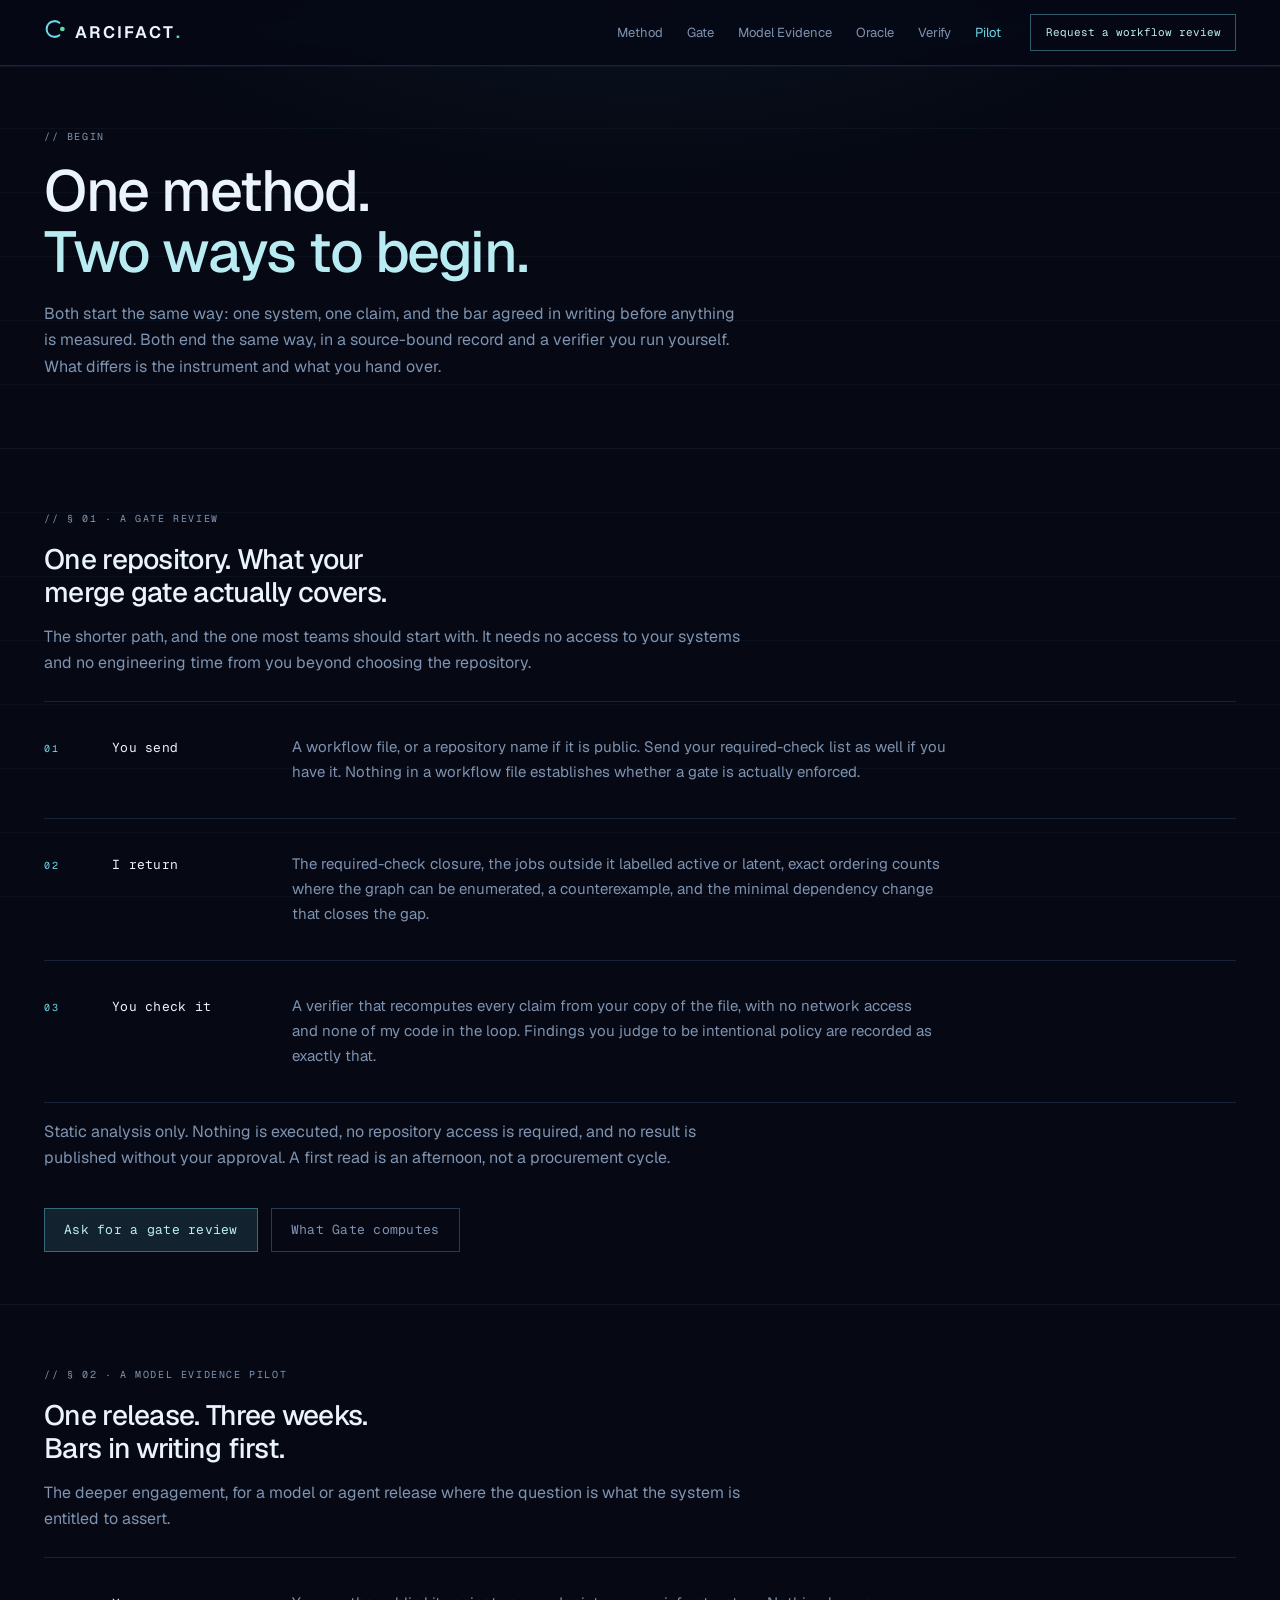
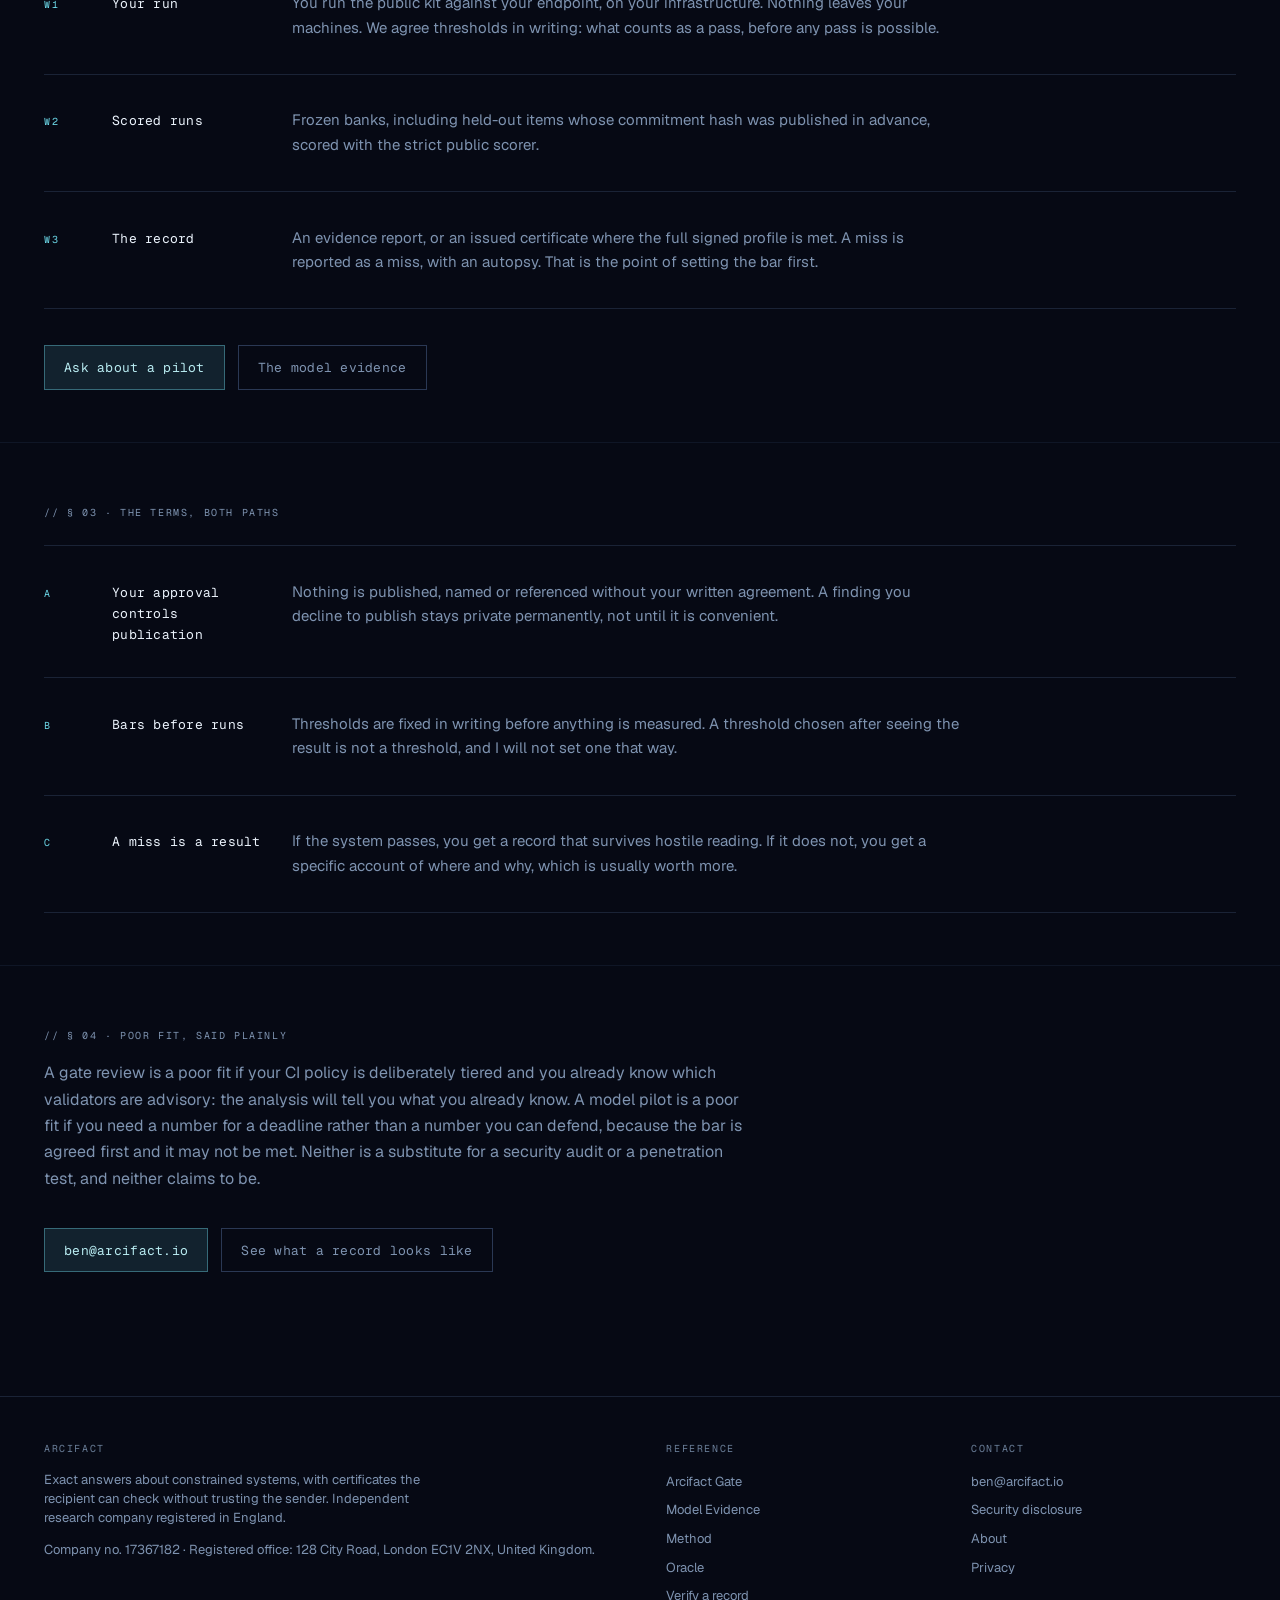
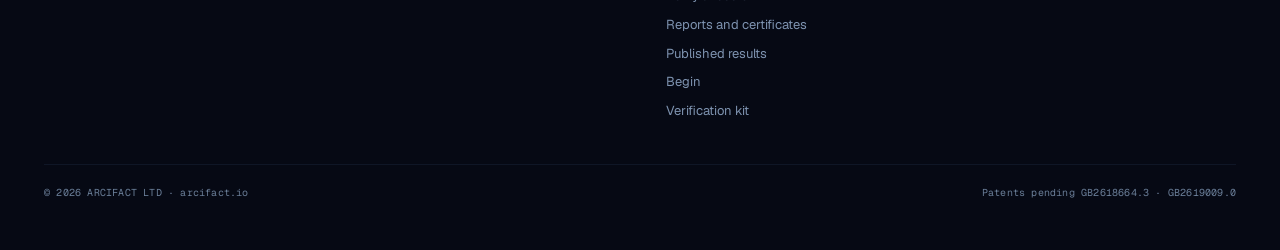
<file: pilot.html>
<!doctype html>
<html lang="en-GB">
<head>
<meta charset="utf-8">
<meta name="viewport" content="width=device-width, initial-scale=1">
<title>Begin &middot; Arcifact</title>
<meta name="description" content="One method, two ways to begin. A Gate review of one repository, or a Model Evidence pilot on one release. Bars agreed in writing before anything is scored.">
<link rel="canonical" href="https://arcifact.io/pilot">
<meta property="og:type" content="website">
<meta property="og:site_name" content="Arcifact">
<meta property="og:locale" content="en_GB">
<meta property="og:title" content="Begin &middot; Arcifact">
<meta property="og:description" content="One method, two ways to begin: a Gate review of one repository, or a Model Evidence pilot on one release. The bar is agreed in writing before anything is measured.">
<meta property="og:url" content="https://arcifact.io/pilot">
<meta name="twitter:card" content="summary_large_image">
<meta property="og:image" content="https://arcifact.io/og.png">
<meta property="og:image:width" content="1200">
<meta property="og:image:height" content="630">
<meta property="og:image:alt" content="Arcifact, nothing asserted past evidence">
<meta name="twitter:image" content="https://arcifact.io/og.png">
<meta name="theme-color" content="#060914">
<link rel="icon" href="favicon.svg" type="image/svg+xml">
<link rel="stylesheet" href="assets/site.css?v=f5cf2acec1">
<script type="application/ld+json">{"@context":"https://schema.org",
"@type":"Organization","name":"Arcifact Ltd","url":"https://arcifact.io",
"logo":"https://arcifact.io/og.png",
"sameAs":["https://github.com/arcifact/arcifact-kit"],
"contactPoint":{"@type":"ContactPoint","email":"ben@arcifact.io",
"contactType":"sales"}}</script>
</head>
<body style="background:#060914;color:#cdddee">
<a class="skip" href="#main">Skip to content</a>
<header class="nav">
  <div class="nav-inner frame">
    <a class="nav-brand" href="./" aria-label="Arcifact home">
      <span aria-hidden="true"><svg viewBox="0 0 24 24" aria-hidden="true">
<path d="M 17.54,4.91 A 9 9 0 1 0 17.54,19.09"
      fill="none" stroke="currentColor" stroke-width="2.3"
      stroke-linecap="round"/>
<circle cx="21" cy="12" r="2.7" fill="#5fdca3" stroke="none"/>
</svg></span> <span class="wm">ARCIFACT<span class="wm-dot">.</span></span>
    </a>
    <button class="nav-toggle" type="button" aria-expanded="false" aria-controls="site-nav" aria-label="Open menu"><span class="bars"><span></span></span>Menu</button>
<nav class="nav-links" id="site-nav" aria-label="Site"><a href="method">Method</a><a href="gate">Gate</a><a href="model-evidence">Model Evidence</a><a href="oracle">Oracle</a><a href="verify">Verify</a><a href="pilot" aria-current="page">Pilot</a><a class="nav-cta" href="./#contact">Request a workflow review</a></nav>
  </div>
</header>
<main id="main">

<section class="section">
  <div class="frame">
    <p class="sec-label">// begin</p>
    <h1>One method.<br><span class="turn">Two ways to begin.</span></h1>
    <p class="muted" style="max-width:44rem">
      Both start the same way: one system, one claim, and the bar
      agreed in writing before anything is measured. Both end the same
      way, in a source-bound record and a verifier you run yourself.
      What differs is the instrument and what you hand over.
    </p>
  </div>
</section>

<section class="section">
  <div class="frame">
    <p class="sec-label">// &sect; 01 &middot; a gate review</p>
    <h2>One repository. What your merge gate actually covers.</h2>
    <p class="muted" style="max-width:44rem">
      The shorter path, and the one most teams should start with. It
      needs no access to your systems and no engineering time from you
      beyond choosing the repository.
    </p>
    <div class="steps">
      <div class="step">
        <p class="step-n">01</p>
        <p class="step-t">You send</p>
        <p class="step-d">A workflow file, or a repository name if it is
          public. Send your required-check list as well if you have it. Nothing in a workflow file establishes whether a gate is actually enforced.</p>
      </div>
      <div class="step">
        <p class="step-n">02</p>
        <p class="step-t">I return</p>
        <p class="step-d">The required-check closure, the jobs outside
          it labelled active or latent, exact ordering counts where the
          graph can be enumerated, a counterexample, and the minimal
          dependency change that closes the gap.</p>
      </div>
      <div class="step">
        <p class="step-n">03</p>
        <p class="step-t">You check it</p>
        <p class="step-d">A verifier that recomputes every claim from
          your copy of the file, with no network access and none of my
          code in the loop. Findings you judge to be intentional policy
          are recorded as exactly that.</p>
      </div>
    </div>
    <p class="muted" style="max-width:44rem;margin-top:1rem">
      Static analysis only. Nothing is executed, no repository access
      is required, and no result is published without your approval.
      A first read is an afternoon, not a procurement cycle.
    </p>
    <div class="actions">
      <a class="btn" href="./#contact">Ask for a gate review</a>
      <a class="btn btn-quiet" href="gate">What Gate computes</a>
    </div>
  </div>
</section>

<section class="section">
  <div class="frame">
    <p class="sec-label">// &sect; 02 &middot; a model evidence pilot</p>
    <h2>One release. Three weeks. Bars in writing first.</h2>
    <p class="muted" style="max-width:44rem">
      The deeper engagement, for a model or agent release where the
      question is what the system is entitled to assert.
    </p>
    <div class="steps">
      <div class="step">
        <p class="step-n">W1</p>
        <p class="step-t">Your run</p>
        <p class="step-d">You run the public kit against your endpoint,
          on your infrastructure. Nothing leaves your machines. We
          agree thresholds in writing: what counts as a pass, before
          any pass is possible.</p>
      </div>
      <div class="step">
        <p class="step-n">W2</p>
        <p class="step-t">Scored runs</p>
        <p class="step-d">Frozen banks, including held-out items whose
          commitment hash was published in advance, scored with the
          strict public scorer.</p>
      </div>
      <div class="step">
        <p class="step-n">W3</p>
        <p class="step-t">The record</p>
        <p class="step-d">An evidence report, or an issued certificate
          where the full signed profile is met. A miss is reported as a
          miss, with an autopsy. That is the point of setting the bar
          first.</p>
      </div>
    </div>
    <div class="actions">
      <a class="btn" href="./#contact">Ask about a pilot</a>
      <a class="btn btn-quiet" href="model-evidence">The model evidence</a>
    </div>
  </div>
</section>

<section class="section">
  <div class="frame">
    <p class="sec-label">// &sect; 03 &middot; the terms, both paths</p>
    <div class="steps">
      <div class="step">
        <p class="step-n">A</p>
        <p class="step-t">Your approval controls publication</p>
        <p class="step-d">Nothing is published, named or referenced
          without your written agreement. A finding you decline to
          publish stays private permanently, not until it is
          convenient.</p>
      </div>
      <div class="step">
        <p class="step-n">B</p>
        <p class="step-t">Bars before runs</p>
        <p class="step-d">Thresholds are fixed in writing before
          anything is measured. A threshold chosen after seeing the
          result is not a threshold, and I will not set one that way.</p>
      </div>
      <div class="step">
        <p class="step-n">C</p>
        <p class="step-t">A miss is a result</p>
        <p class="step-d">If the system passes, you get a record that
          survives hostile reading. If it does not, you get a specific
          account of where and why, which is usually worth more.</p>
      </div>
    </div>
  </div>
</section>

<section class="section">
  <div class="frame">
    <p class="sec-label">// &sect; 04 &middot; poor fit, said plainly</p>
    <p class="muted" style="max-width:44rem">
      A gate review is a poor fit if your CI policy is deliberately
      tiered and you already know which validators are advisory: the
      analysis will tell you what you already know. A model pilot is a
      poor fit if you need a number for a deadline rather than a number
      you can defend, because the bar is agreed first and it may not be
      met. Neither is a substitute for a security audit or a penetration
      test, and neither claims to be.
    </p>
    <div class="actions">
      <a class="btn" href="mailto:ben@arcifact.io">ben@arcifact.io</a>
      <a class="btn btn-quiet" href="verify">See what a record looks like</a>
    </div>
  </div>
</section>

</main>
<footer class="site-foot">
  <div class="frame">
    <div class="foot-grid">
      <div>
        <h4>Arcifact</h4>
        <p class="muted" style="font-size:var(--text-sm);max-width:26rem">
          Exact answers about constrained systems, with certificates
          the recipient can check without trusting the sender.
          Independent research company registered in England.
        </p>
        <p class="muted" style="font-size:var(--text-sm);margin-top:.6rem">Company no. 17367182 &middot; Registered office: 128 City Road, London EC1V 2NX, United Kingdom.</p>
      </div>
      <div>
        <h4>Reference</h4>
        <ul>
          <li><a href="gate">Arcifact Gate</a></li>
        <li><a href="model-evidence">Model Evidence</a></li>
        <li><a href="method">Method</a></li>
        <li><a href="oracle">Oracle</a></li>
        <li><a href="verify">Verify a record</a></li>
        <li><a href="certificate">Reports and certificates</a></li>
        <li><a href="evidence">Published results</a></li>
        <li><a href="pilot">Begin</a></li>
          <li><a href="https://github.com/arcifact/arcifact-kit">Verification kit</a></li>
        </ul>
      </div>
      <div>
        <h4>Contact</h4>
        <ul>
          <li><a href="mailto:ben@arcifact.io">ben@arcifact.io</a></li>
          <li><a href="security">Security disclosure</a></li>
          <li><a href="about">About</a></li>
          <li><a href="privacy">Privacy</a></li>
        </ul>
      </div>
    </div>
    <div class="foot-rule">
      <span>&copy; 2026 ARCIFACT LTD &middot; arcifact.io</span>
      <span>Patents pending GB2618664.3 &middot; GB2619009.0</span>
    </div>
  </div>
</footer>
<script>
(function(){
  var nav=document.querySelector('.nav');
  var btn=nav&&nav.querySelector('.nav-toggle');
  var links=nav&&nav.querySelector('.nav-links');
  if(!nav||!btn||!links)return;
  nav.classList.add('js');           /* collapse only once JS is present */
  function set(open){
    nav.setAttribute('data-open',open?'true':'false');
    btn.setAttribute('aria-expanded',open?'true':'false');
    btn.setAttribute('aria-label',open?'Close menu':'Open menu');
  }
  set(false);
  btn.addEventListener('click',function(){
    set(nav.getAttribute('data-open')!=='true');
  });
  links.addEventListener('click',function(e){
    if(e.target.tagName==='A')set(false);
  });
  document.addEventListener('keydown',function(e){
    if(e.key==='Escape')set(false);
  });
  document.addEventListener('click',function(e){
    if(!nav.contains(e.target))set(false);
  });
  var mq=window.matchMedia('(min-width: 46.01rem)');
  (mq.addEventListener?mq.addEventListener.bind(mq,'change'):mq.addListener.bind(mq))(function(){set(false);});
})();
</script>
</body>
</html>
</file>
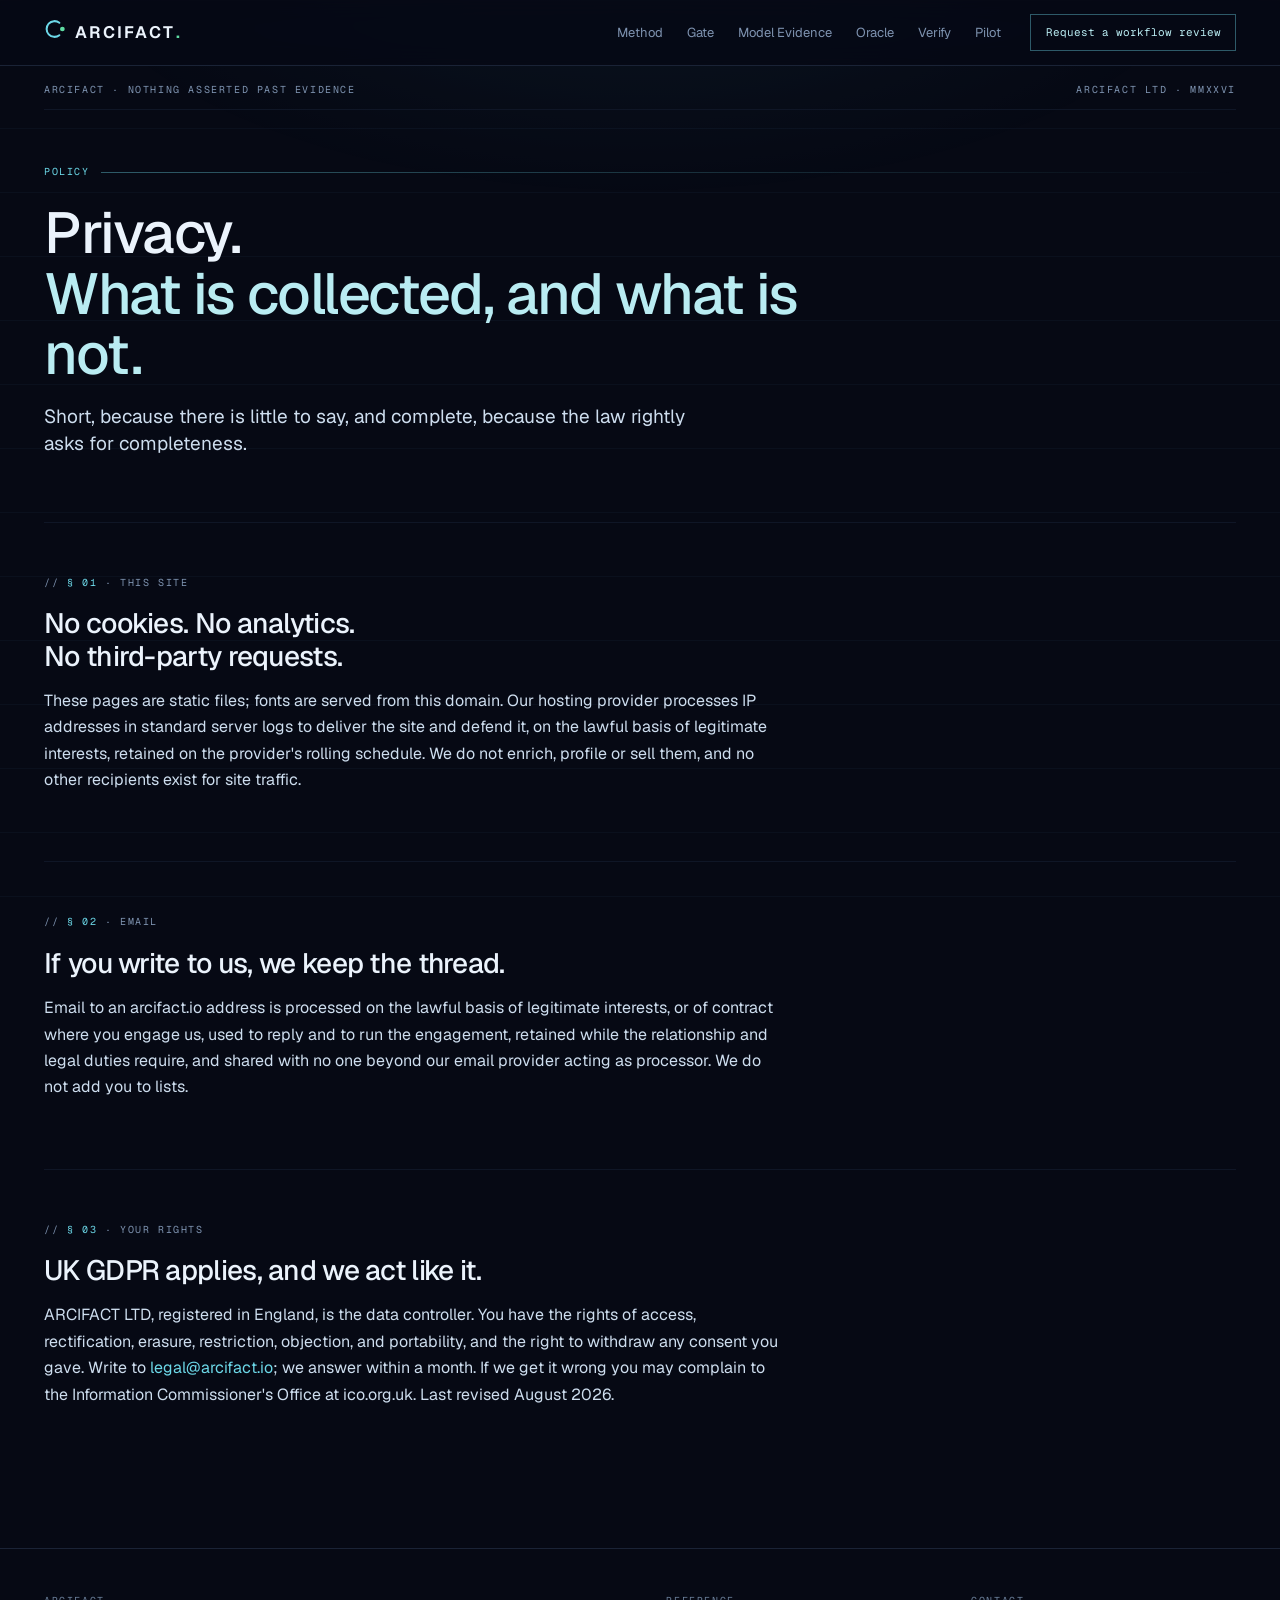
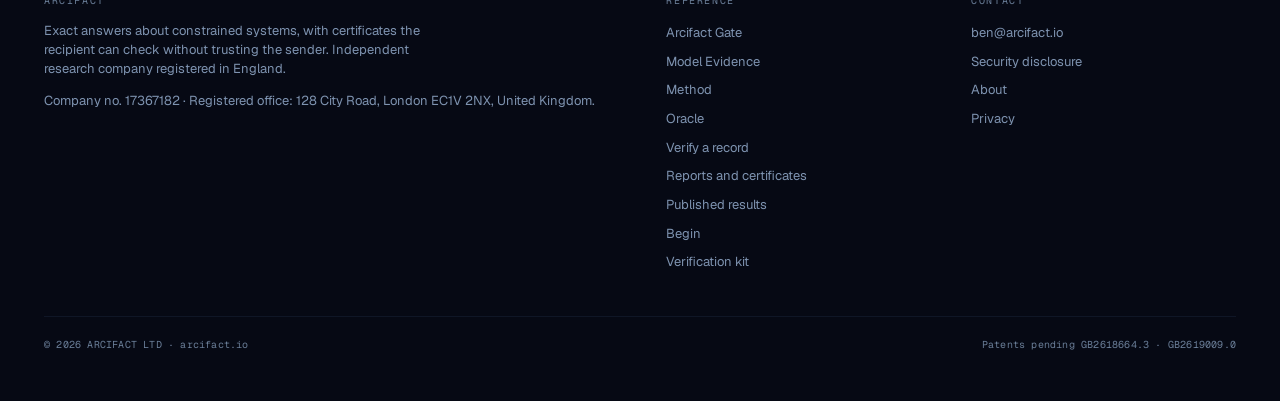
<file: privacy.html>
<!doctype html>
<html lang="en-GB">
<head>
<meta charset="utf-8">
<meta name="viewport" content="width=device-width, initial-scale=1">
<title>Privacy &middot; Arcifact</title>
<meta name="description" content="No cookies, no analytics, no trackers. What little we hold and your rights over it.">
<link rel="canonical" href="https://arcifact.io/privacy">
<meta property="og:type" content="website">
<meta property="og:site_name" content="Arcifact">
<meta property="og:locale" content="en_GB">
<meta property="og:title" content="Privacy &middot; Arcifact">
<meta property="og:description" content="No cookies, no analytics, no trackers. What little we hold and your rights over it.">
<meta property="og:url" content="https://arcifact.io/privacy">
<meta name="twitter:card" content="summary_large_image">
<meta property="og:image" content="https://arcifact.io/og.png">
<meta property="og:image:width" content="1200">
<meta property="og:image:height" content="630">
<meta property="og:image:alt" content="Arcifact, nothing asserted past evidence">
<meta name="twitter:image" content="https://arcifact.io/og.png">
<meta name="theme-color" content="#060914">
<link rel="icon" href="favicon.svg" type="image/svg+xml">
<link rel="stylesheet" href="assets/site.css?v=f5cf2acec1">
<script type="application/ld+json">{"@context":"https://schema.org",
"@type":"Organization","name":"Arcifact Ltd","url":"https://arcifact.io",
"logo":"https://arcifact.io/og.png",
"sameAs":["https://github.com/arcifact/arcifact-kit"],
"contactPoint":{"@type":"ContactPoint","email":"ben@arcifact.io",
"contactType":"sales"}}</script>
</head>
<body style="background:#060914;color:#cdddee">
<a class="skip" href="#main">Skip to content</a>
<header class="nav">
  <div class="nav-inner frame">
    <a class="nav-brand" href="./" aria-label="Arcifact home">
      <span aria-hidden="true"><svg viewBox="0 0 24 24" aria-hidden="true">
<path d="M 17.54,4.91 A 9 9 0 1 0 17.54,19.09"
      fill="none" stroke="currentColor" stroke-width="2.3"
      stroke-linecap="round"/>
<circle cx="21" cy="12" r="2.7" fill="#5fdca3" stroke="none"/>
</svg></span> <span class="wm">ARCIFACT<span class="wm-dot">.</span></span>
    </a>
    <button class="nav-toggle" type="button" aria-expanded="false" aria-controls="site-nav" aria-label="Open menu"><span class="bars"><span></span></span>Menu</button>
<nav class="nav-links" id="site-nav" aria-label="Site"><a href="method">Method</a><a href="gate">Gate</a><a href="model-evidence">Model Evidence</a><a href="oracle">Oracle</a><a href="verify">Verify</a><a href="pilot">Pilot</a><a class="nav-cta" href="./#contact">Request a workflow review</a></nav>
  </div>
</header>
<main class="frame" id="main">
  <div class="marquee">
    <span>arcifact &middot; nothing asserted past evidence</span>
    <span>ARCIFACT LTD &middot; MMXXVI</span>
  </div>

<div class="hero">
  <div class="hero-rule">Policy</div>
  <h1>Privacy.<br><span class="turn">What is collected, and what is not.</span></h1>
  <p class="lede">Short, because there is little to say, and complete,
  because the law rightly asks for completeness.</p>
</div>
<section class="section legal">
  <div class="sec-label">// <b>&sect; 01</b> &middot; this site</div>
  <h2>No cookies. No analytics. No third-party requests.</h2>
  <p>These pages are static files; fonts are served from this domain.
  Our hosting provider processes IP addresses in standard server logs
  to deliver the site and defend it, on the lawful basis of legitimate
  interests, retained on the provider's rolling schedule. We do not
  enrich, profile or sell them, and no other recipients exist for
  site traffic.</p>
</section>
<section class="section legal">
  <div class="sec-label">// <b>&sect; 02</b> &middot; email</div>
  <h2>If you write to us, we keep the thread.</h2>
  <p>Email to an arcifact.io address is processed on the lawful basis
  of legitimate interests, or of contract where you engage us, used to
  reply and to run the engagement, retained while the relationship and
  legal duties require, and shared with no one beyond our email
  provider acting as processor. We do not add you to lists.</p>
</section>
<section class="section legal">
  <div class="sec-label">// <b>&sect; 03</b> &middot; your rights</div>
  <h2>UK GDPR applies, and we act like it.</h2>
  <p>ARCIFACT LTD, registered in England, is the data controller. You
  have the rights of access, rectification, erasure, restriction,
  objection, and portability, and the right to withdraw any consent
  you gave. Write to
  <a href="mailto:legal@arcifact.io">legal@arcifact.io</a>; we answer
  within a month. If we get it wrong you may complain to the
  Information Commissioner's Office at ico.org.uk. Last revised
  August 2026.</p>
</section>

</main>
<footer class="site-foot">
  <div class="frame">
    <div class="foot-grid">
      <div>
        <h4>Arcifact</h4>
        <p class="muted" style="font-size:var(--text-sm);max-width:26rem">
          Exact answers about constrained systems, with certificates
          the recipient can check without trusting the sender.
          Independent research company registered in England.
        </p>
        <p class="muted" style="font-size:var(--text-sm);margin-top:.6rem">Company no. 17367182 &middot; Registered office: 128 City Road, London EC1V 2NX, United Kingdom.</p>
      </div>
      <div>
        <h4>Reference</h4>
        <ul>
          <li><a href="gate">Arcifact Gate</a></li>
        <li><a href="model-evidence">Model Evidence</a></li>
        <li><a href="method">Method</a></li>
        <li><a href="oracle">Oracle</a></li>
        <li><a href="verify">Verify a record</a></li>
        <li><a href="certificate">Reports and certificates</a></li>
        <li><a href="evidence">Published results</a></li>
        <li><a href="pilot">Begin</a></li>
          <li><a href="https://github.com/arcifact/arcifact-kit">Verification kit</a></li>
        </ul>
      </div>
      <div>
        <h4>Contact</h4>
        <ul>
          <li><a href="mailto:ben@arcifact.io">ben@arcifact.io</a></li>
          <li><a href="security">Security disclosure</a></li>
          <li><a href="about">About</a></li>
          <li><a href="privacy">Privacy</a></li>
        </ul>
      </div>
    </div>
    <div class="foot-rule">
      <span>&copy; 2026 ARCIFACT LTD &middot; arcifact.io</span>
      <span>Patents pending GB2618664.3 &middot; GB2619009.0</span>
    </div>
  </div>
</footer>
<script>
(function(){
  var nav=document.querySelector('.nav');
  var btn=nav&&nav.querySelector('.nav-toggle');
  var links=nav&&nav.querySelector('.nav-links');
  if(!nav||!btn||!links)return;
  nav.classList.add('js');           /* collapse only once JS is present */
  function set(open){
    nav.setAttribute('data-open',open?'true':'false');
    btn.setAttribute('aria-expanded',open?'true':'false');
    btn.setAttribute('aria-label',open?'Close menu':'Open menu');
  }
  set(false);
  btn.addEventListener('click',function(){
    set(nav.getAttribute('data-open')!=='true');
  });
  links.addEventListener('click',function(e){
    if(e.target.tagName==='A')set(false);
  });
  document.addEventListener('keydown',function(e){
    if(e.key==='Escape')set(false);
  });
  document.addEventListener('click',function(e){
    if(!nav.contains(e.target))set(false);
  });
  var mq=window.matchMedia('(min-width: 46.01rem)');
  (mq.addEventListener?mq.addEventListener.bind(mq,'change'):mq.addListener.bind(mq))(function(){set(false);});
})();
</script>
</body>
</html>
</file>
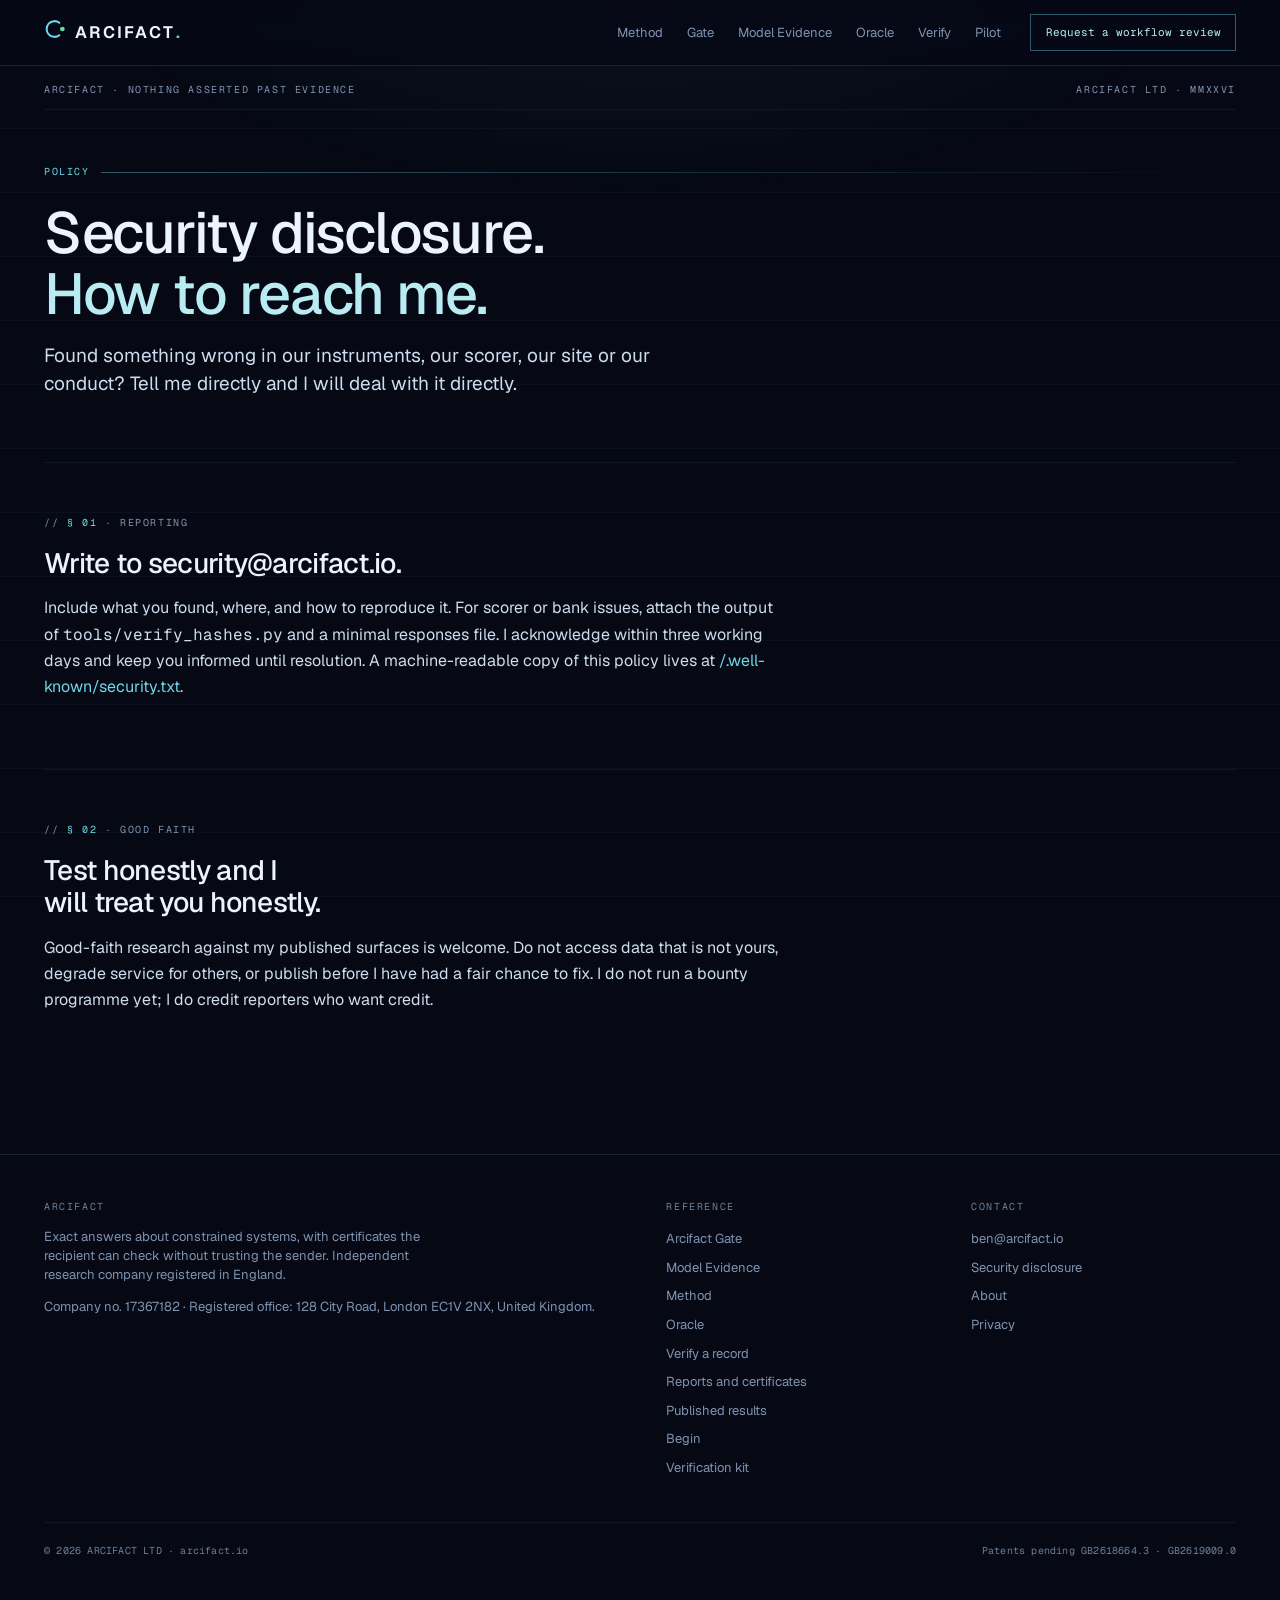
<file: security.html>
<!doctype html>
<html lang="en-GB">
<head>
<meta charset="utf-8">
<meta name="viewport" content="width=device-width, initial-scale=1">
<title>Security disclosure &middot; Arcifact</title>
<meta name="description" content="How to report a vulnerability to Arcifact Ltd and what to expect from us.">
<link rel="canonical" href="https://arcifact.io/security">
<meta property="og:type" content="website">
<meta property="og:site_name" content="Arcifact">
<meta property="og:locale" content="en_GB">
<meta property="og:title" content="Security disclosure &middot; Arcifact">
<meta property="og:description" content="How to report a vulnerability to Arcifact Ltd and what to expect from us.">
<meta property="og:url" content="https://arcifact.io/security">
<meta name="twitter:card" content="summary_large_image">
<meta property="og:image" content="https://arcifact.io/og.png">
<meta property="og:image:width" content="1200">
<meta property="og:image:height" content="630">
<meta property="og:image:alt" content="Arcifact, nothing asserted past evidence">
<meta name="twitter:image" content="https://arcifact.io/og.png">
<meta name="theme-color" content="#060914">
<link rel="icon" href="favicon.svg" type="image/svg+xml">
<link rel="stylesheet" href="assets/site.css?v=f5cf2acec1">
<script type="application/ld+json">{"@context":"https://schema.org",
"@type":"Organization","name":"Arcifact Ltd","url":"https://arcifact.io",
"logo":"https://arcifact.io/og.png",
"sameAs":["https://github.com/arcifact/arcifact-kit"],
"contactPoint":{"@type":"ContactPoint","email":"ben@arcifact.io",
"contactType":"sales"}}</script>
</head>
<body style="background:#060914;color:#cdddee">
<a class="skip" href="#main">Skip to content</a>
<header class="nav">
  <div class="nav-inner frame">
    <a class="nav-brand" href="./" aria-label="Arcifact home">
      <span aria-hidden="true"><svg viewBox="0 0 24 24" aria-hidden="true">
<path d="M 17.54,4.91 A 9 9 0 1 0 17.54,19.09"
      fill="none" stroke="currentColor" stroke-width="2.3"
      stroke-linecap="round"/>
<circle cx="21" cy="12" r="2.7" fill="#5fdca3" stroke="none"/>
</svg></span> <span class="wm">ARCIFACT<span class="wm-dot">.</span></span>
    </a>
    <button class="nav-toggle" type="button" aria-expanded="false" aria-controls="site-nav" aria-label="Open menu"><span class="bars"><span></span></span>Menu</button>
<nav class="nav-links" id="site-nav" aria-label="Site"><a href="method">Method</a><a href="gate">Gate</a><a href="model-evidence">Model Evidence</a><a href="oracle">Oracle</a><a href="verify">Verify</a><a href="pilot">Pilot</a><a class="nav-cta" href="./#contact">Request a workflow review</a></nav>
  </div>
</header>
<main class="frame" id="main">
  <div class="marquee">
    <span>arcifact &middot; nothing asserted past evidence</span>
    <span>ARCIFACT LTD &middot; MMXXVI</span>
  </div>

<div class="hero">
  <div class="hero-rule">Policy</div>
  <h1>Security disclosure.<br><span class="turn">How to reach me.</span></h1>
  <p class="lede">Found something wrong in our instruments, our
  scorer, our site or our conduct? Tell me directly and I will deal
  with it directly.</p>
</div>
<section class="section legal">
  <div class="sec-label">// <b>&sect; 01</b> &middot; reporting</div>
  <h2>Write to security@arcifact.io.</h2>
  <p>Include what you found, where, and how to reproduce it. For
  scorer or bank issues, attach the output of
  <span class="k" style="font-family:var(--font-mono)">tools/verify_hashes.py</span>
  and a minimal responses file. I acknowledge within three working
  days and keep you informed until resolution. A machine-readable
  copy of this policy lives at
  <a href="/.well-known/security.txt">/.well-known/security.txt</a>.</p>
</section>
<section class="section legal">
  <div class="sec-label">// <b>&sect; 02</b> &middot; good faith</div>
  <h2>Test honestly and I will treat you honestly.</h2>
  <p>Good-faith research against my published surfaces is welcome.
  Do not access data that is not yours, degrade service for others,
  or publish before I have had a fair chance to fix. I do not run a
  bounty programme yet; I do credit reporters who want credit.</p>
</section>

</main>
<footer class="site-foot">
  <div class="frame">
    <div class="foot-grid">
      <div>
        <h4>Arcifact</h4>
        <p class="muted" style="font-size:var(--text-sm);max-width:26rem">
          Exact answers about constrained systems, with certificates
          the recipient can check without trusting the sender.
          Independent research company registered in England.
        </p>
        <p class="muted" style="font-size:var(--text-sm);margin-top:.6rem">Company no. 17367182 &middot; Registered office: 128 City Road, London EC1V 2NX, United Kingdom.</p>
      </div>
      <div>
        <h4>Reference</h4>
        <ul>
          <li><a href="gate">Arcifact Gate</a></li>
        <li><a href="model-evidence">Model Evidence</a></li>
        <li><a href="method">Method</a></li>
        <li><a href="oracle">Oracle</a></li>
        <li><a href="verify">Verify a record</a></li>
        <li><a href="certificate">Reports and certificates</a></li>
        <li><a href="evidence">Published results</a></li>
        <li><a href="pilot">Begin</a></li>
          <li><a href="https://github.com/arcifact/arcifact-kit">Verification kit</a></li>
        </ul>
      </div>
      <div>
        <h4>Contact</h4>
        <ul>
          <li><a href="mailto:ben@arcifact.io">ben@arcifact.io</a></li>
          <li><a href="security">Security disclosure</a></li>
          <li><a href="about">About</a></li>
          <li><a href="privacy">Privacy</a></li>
        </ul>
      </div>
    </div>
    <div class="foot-rule">
      <span>&copy; 2026 ARCIFACT LTD &middot; arcifact.io</span>
      <span>Patents pending GB2618664.3 &middot; GB2619009.0</span>
    </div>
  </div>
</footer>
<script>
(function(){
  var nav=document.querySelector('.nav');
  var btn=nav&&nav.querySelector('.nav-toggle');
  var links=nav&&nav.querySelector('.nav-links');
  if(!nav||!btn||!links)return;
  nav.classList.add('js');           /* collapse only once JS is present */
  function set(open){
    nav.setAttribute('data-open',open?'true':'false');
    btn.setAttribute('aria-expanded',open?'true':'false');
    btn.setAttribute('aria-label',open?'Close menu':'Open menu');
  }
  set(false);
  btn.addEventListener('click',function(){
    set(nav.getAttribute('data-open')!=='true');
  });
  links.addEventListener('click',function(e){
    if(e.target.tagName==='A')set(false);
  });
  document.addEventListener('keydown',function(e){
    if(e.key==='Escape')set(false);
  });
  document.addEventListener('click',function(e){
    if(!nav.contains(e.target))set(false);
  });
  var mq=window.matchMedia('(min-width: 46.01rem)');
  (mq.addEventListener?mq.addEventListener.bind(mq,'change'):mq.addListener.bind(mq))(function(){set(false);});
})();
</script>
</body>
</html>
</file>
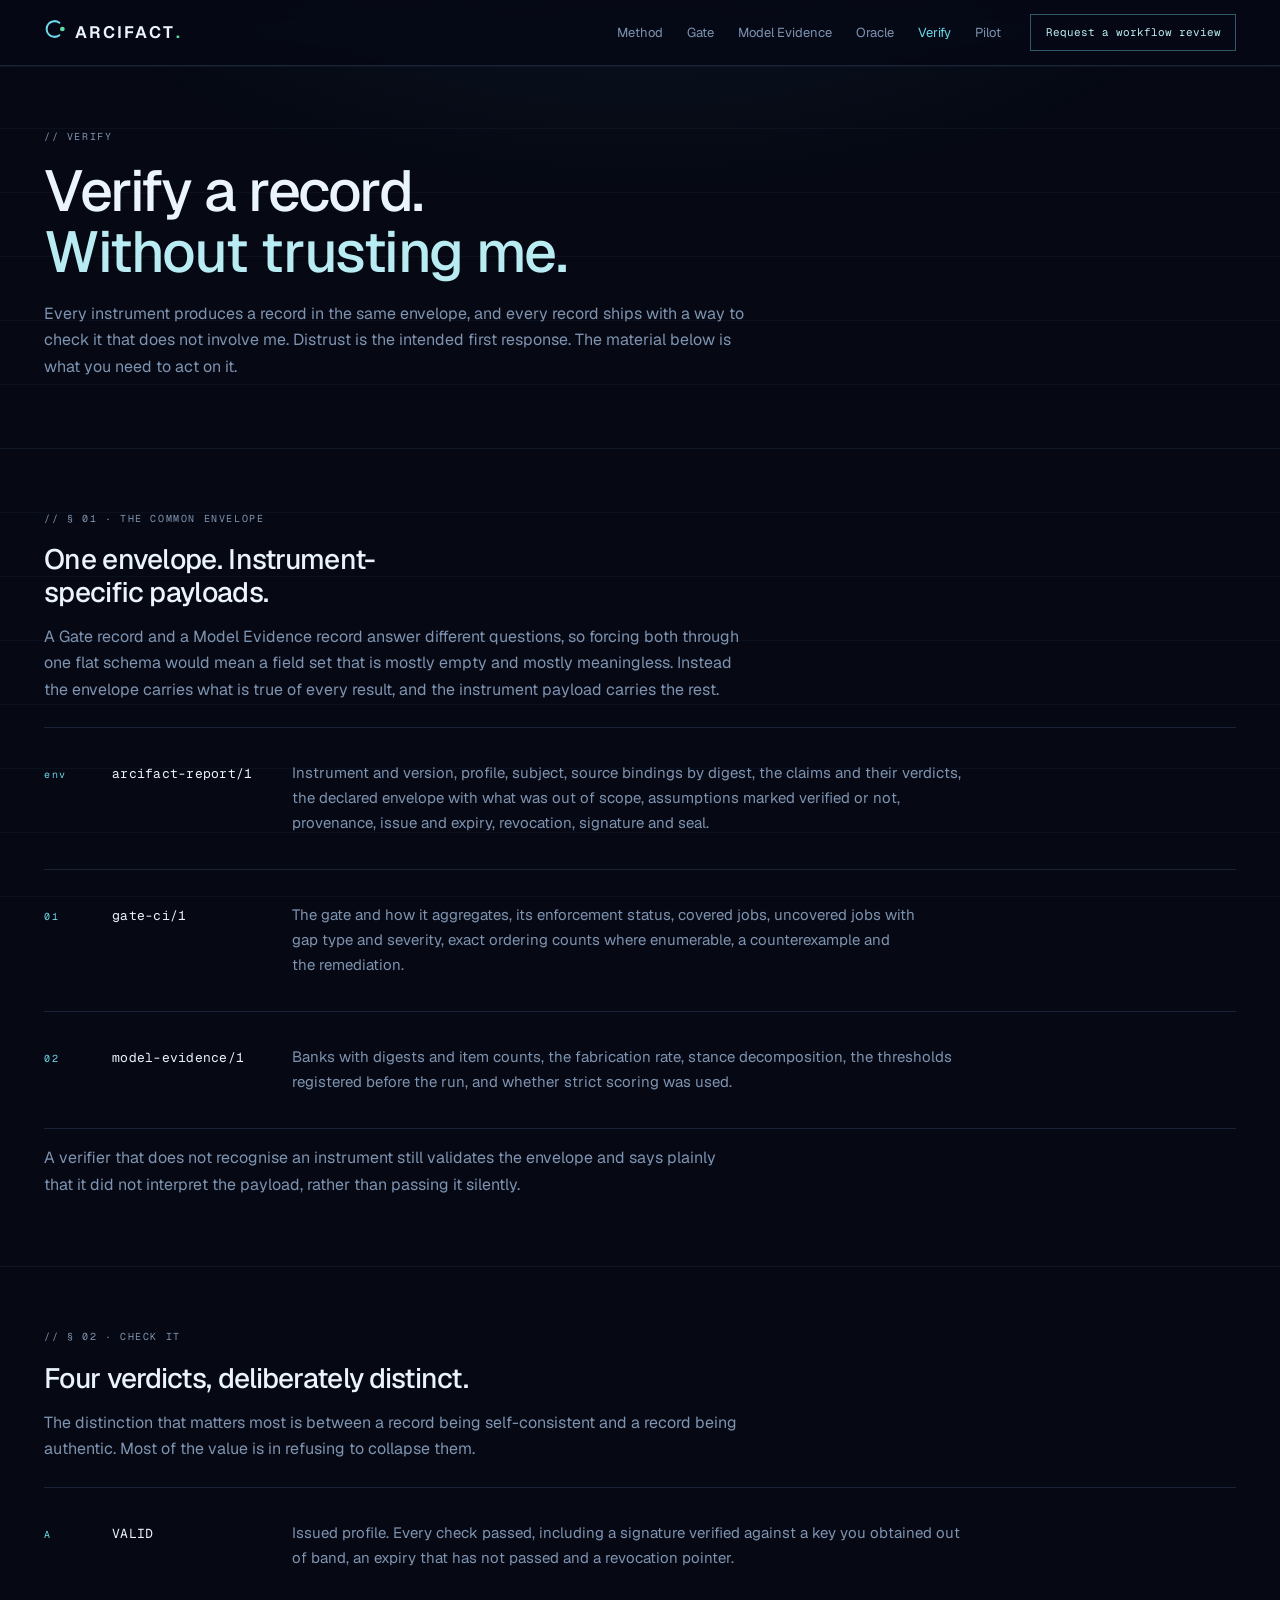
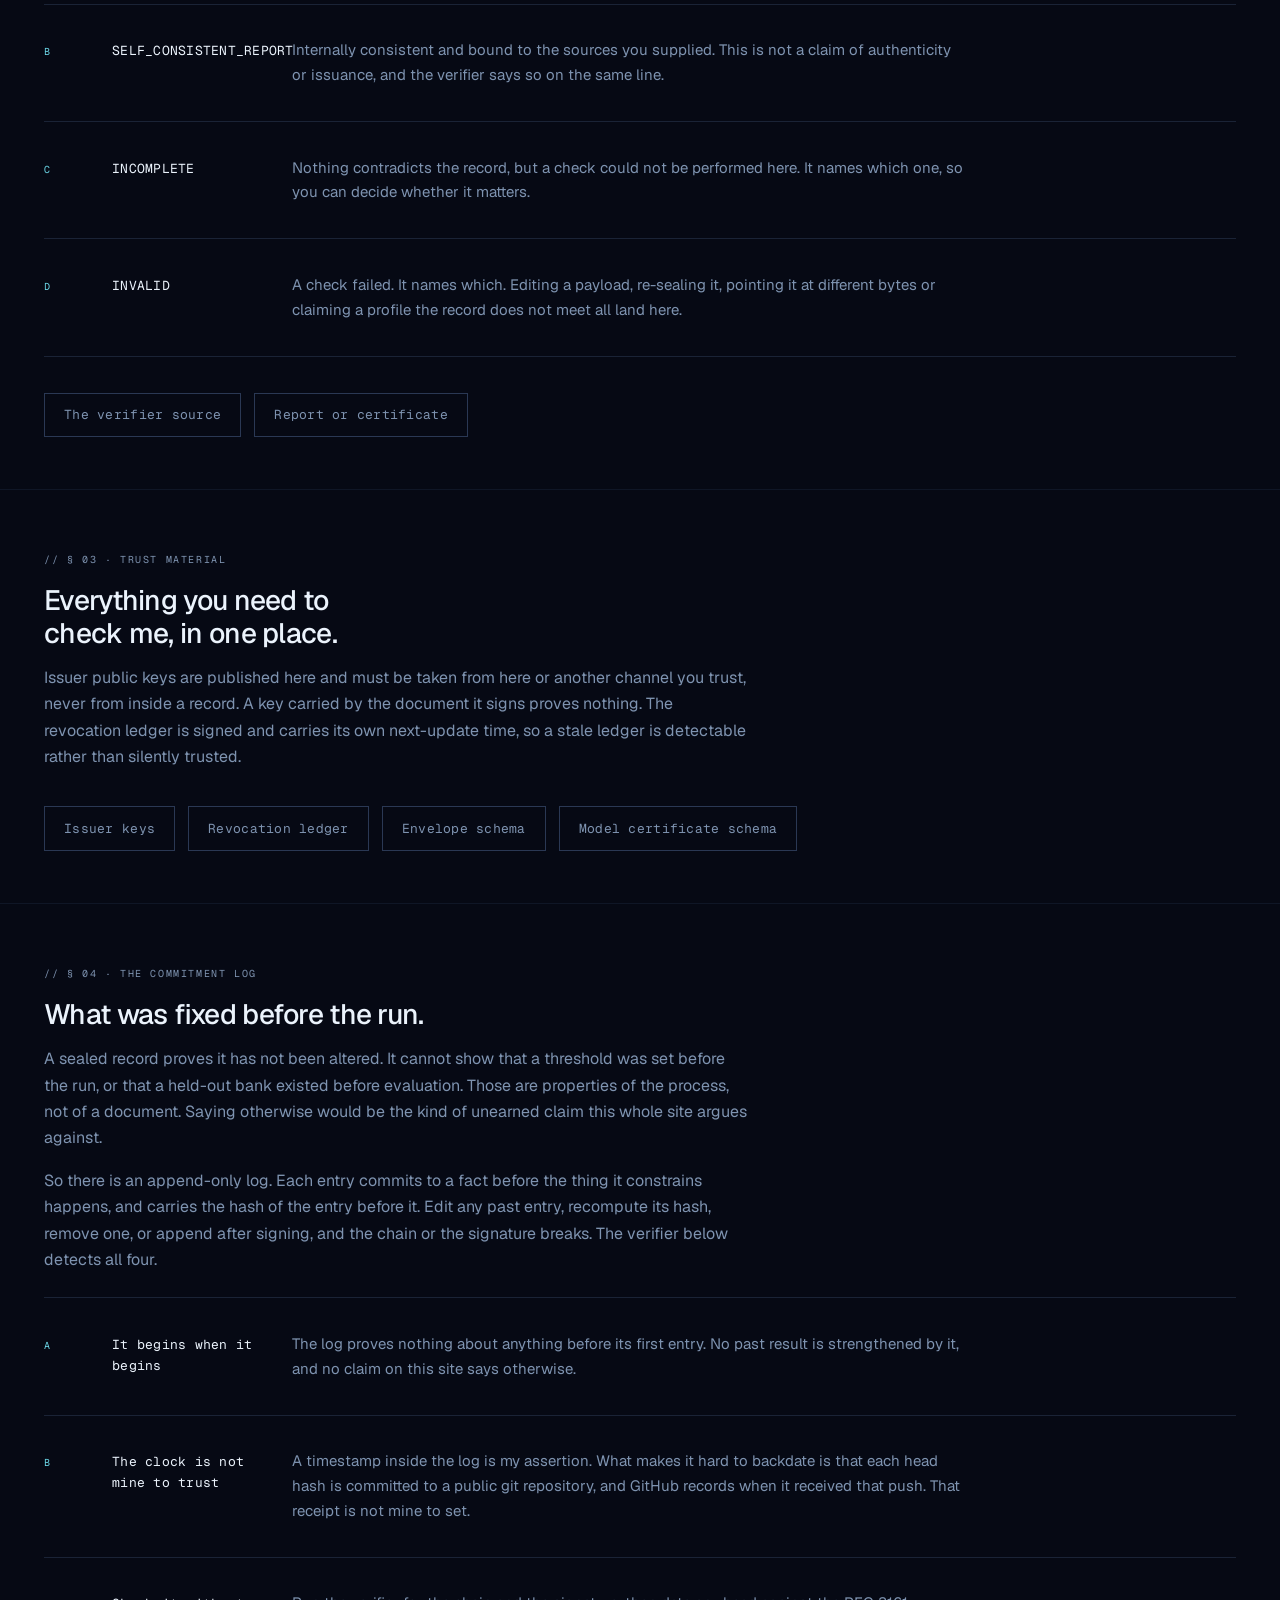
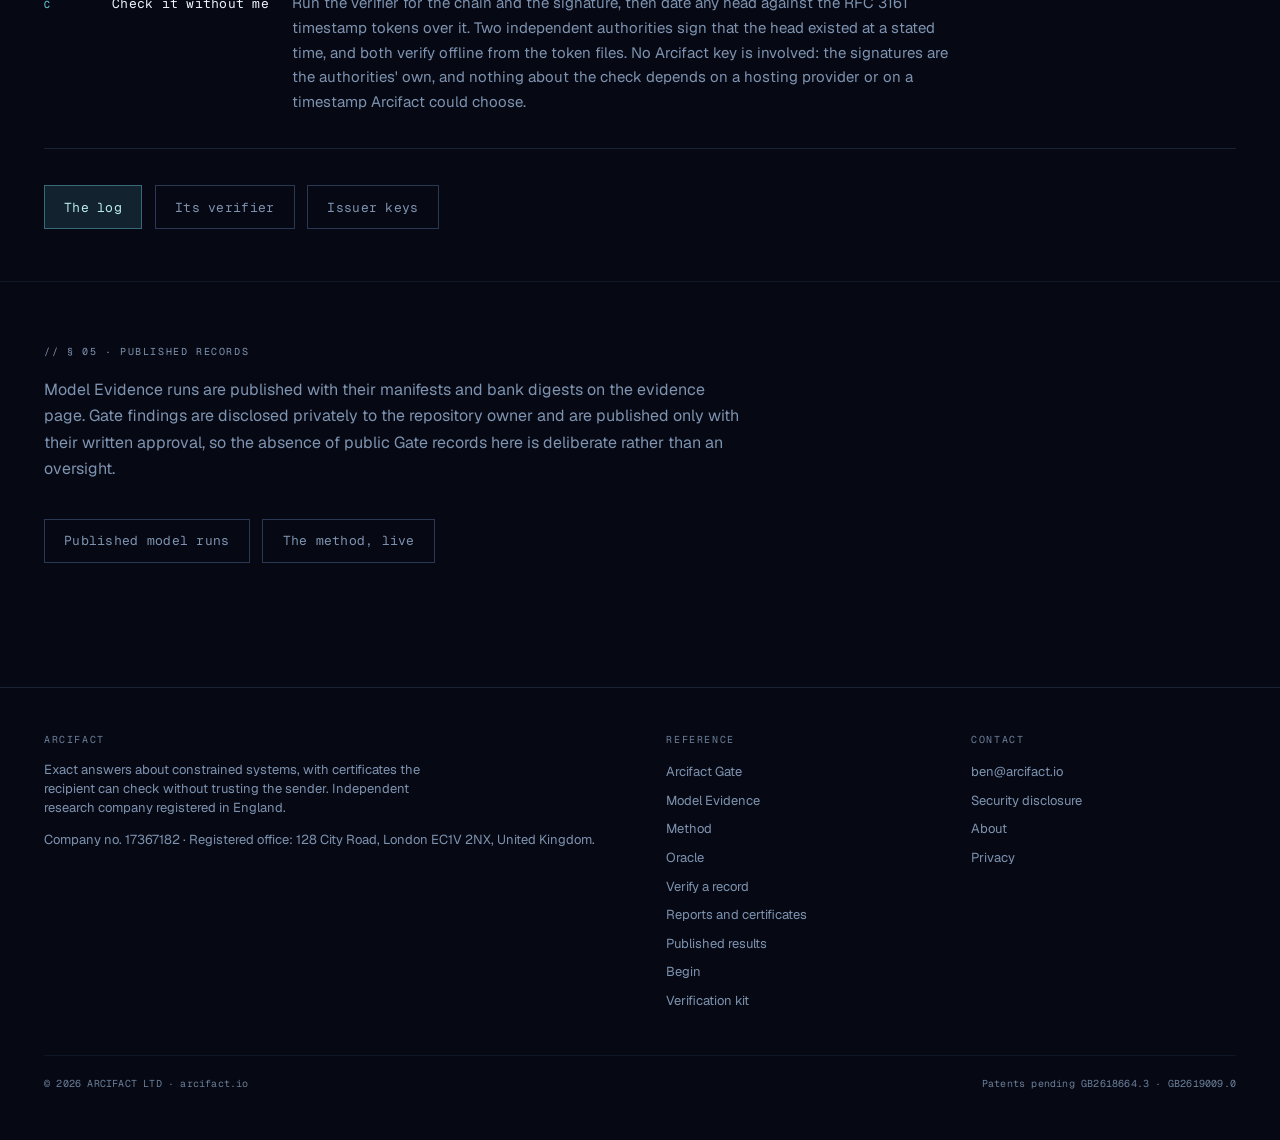
<file: verify.html>
<!doctype html>
<html lang="en-GB">
<head>
<meta charset="utf-8">
<meta name="viewport" content="width=device-width, initial-scale=1">
<title>Verify a record &middot; Arcifact</title>
<meta name="description" content="Every Arcifact instrument produces a record in one common envelope, with a verifier that recomputes it from your own copies. Checking me must not require trusting me.">
<link rel="canonical" href="https://arcifact.io/verify">
<meta property="og:type" content="website">
<meta property="og:site_name" content="Arcifact">
<meta property="og:locale" content="en_GB">
<meta property="og:title" content="Verify a record &middot; Arcifact">
<meta property="og:description" content="One envelope, instrument-specific payloads, four deliberately distinct verdicts, and the trust material to check any of it without trusting me.">
<meta property="og:url" content="https://arcifact.io/verify">
<meta name="twitter:card" content="summary_large_image">
<meta property="og:image" content="https://arcifact.io/og.png">
<meta property="og:image:width" content="1200">
<meta property="og:image:height" content="630">
<meta property="og:image:alt" content="Arcifact, nothing asserted past evidence">
<meta name="twitter:image" content="https://arcifact.io/og.png">
<meta name="theme-color" content="#060914">
<link rel="icon" href="favicon.svg" type="image/svg+xml">
<link rel="stylesheet" href="assets/site.css?v=f5cf2acec1">
<script type="application/ld+json">{"@context":"https://schema.org",
"@type":"Organization","name":"Arcifact Ltd","url":"https://arcifact.io",
"logo":"https://arcifact.io/og.png",
"sameAs":["https://github.com/arcifact/arcifact-kit"],
"contactPoint":{"@type":"ContactPoint","email":"ben@arcifact.io",
"contactType":"sales"}}</script>
</head>
<body style="background:#060914;color:#cdddee">
<a class="skip" href="#main">Skip to content</a>
<header class="nav">
  <div class="nav-inner frame">
    <a class="nav-brand" href="./" aria-label="Arcifact home">
      <span aria-hidden="true"><svg viewBox="0 0 24 24" aria-hidden="true">
<path d="M 17.54,4.91 A 9 9 0 1 0 17.54,19.09"
      fill="none" stroke="currentColor" stroke-width="2.3"
      stroke-linecap="round"/>
<circle cx="21" cy="12" r="2.7" fill="#5fdca3" stroke="none"/>
</svg></span> <span class="wm">ARCIFACT<span class="wm-dot">.</span></span>
    </a>
    <button class="nav-toggle" type="button" aria-expanded="false" aria-controls="site-nav" aria-label="Open menu"><span class="bars"><span></span></span>Menu</button>
<nav class="nav-links" id="site-nav" aria-label="Site"><a href="method">Method</a><a href="gate">Gate</a><a href="model-evidence">Model Evidence</a><a href="oracle">Oracle</a><a href="verify" aria-current="page">Verify</a><a href="pilot">Pilot</a><a class="nav-cta" href="./#contact">Request a workflow review</a></nav>
  </div>
</header>
<main id="main">

<section class="section">
  <div class="frame">
    <p class="sec-label">// verify</p>
    <h1>Verify a record.<br><span class="turn">Without trusting me.</span></h1>
    <p class="muted" style="max-width:44rem">
      Every instrument produces a record in the same envelope, and
      every record ships with a way to check it that does
not involve me. Distrust is the intended first response. The material below
      is what you need to act on it.
    </p>
  </div>
</section>

<section class="section">
  <div class="frame">
    <p class="sec-label">// &sect; 01 &middot; the common envelope</p>
    <h2>One envelope. Instrument-specific payloads.</h2>
    <p class="muted" style="max-width:44rem">
      A Gate record and a Model Evidence record answer different
      questions, so forcing both through one flat schema would mean a
      field set that is mostly empty and mostly meaningless. Instead
      the envelope carries what is true of every result, and the
      instrument payload carries the rest.
    </p>
    <div class="steps">
      <div class="step">
        <p class="step-n">env</p>
        <p class="step-t">arcifact-report/1</p>
        <p class="step-d">Instrument and version, profile, subject,
          source bindings by digest, the claims and their verdicts, the
          declared envelope with what was out of scope, assumptions
          marked verified or not, provenance, issue and expiry,
          revocation, signature and seal.</p>
      </div>
      <div class="step">
        <p class="step-n">01</p>
        <p class="step-t">gate-ci/1</p>
        <p class="step-d">The gate and how it aggregates, its
          enforcement status, covered jobs, uncovered jobs with gap
          type and severity, exact ordering counts where enumerable, a
          counterexample and the remediation.</p>
      </div>
      <div class="step">
        <p class="step-n">02</p>
        <p class="step-t">model-evidence/1</p>
        <p class="step-d">Banks with digests and item counts, the
          fabrication rate, stance decomposition, the thresholds
          registered before the run, and whether strict scoring was
          used.</p>
      </div>
    </div>
    <p class="muted" style="max-width:44rem;margin-top:1rem">
      A verifier that does not recognise an instrument still validates
      the envelope and says plainly that it did not interpret the
      payload, rather than passing it silently.
    </p>
  </div>
</section>

<section class="section">
  <div class="frame">
    <p class="sec-label">// &sect; 02 &middot; check it</p>
    <h2>Four verdicts, deliberately distinct.</h2>
    <p class="muted" style="max-width:44rem">
      The distinction that matters most is between a record being
      self-consistent and a record being authentic. Most of the value
      is in refusing to collapse them.
    </p>
    <div class="steps">
      <div class="step">
        <p class="step-n">A</p>
        <p class="step-t">VALID</p>
        <p class="step-d">Issued profile. Every check passed, including
          a signature verified against a key you obtained out of band,
          an expiry that has not passed and a revocation pointer.</p>
      </div>
      <div class="step">
        <p class="step-n">B</p>
        <p class="step-t">SELF_CONSISTENT_REPORT</p>
        <p class="step-d">Internally consistent and bound to the
          sources you supplied. This is not a claim of authenticity or
          issuance, and the verifier says so on the same line.</p>
      </div>
      <div class="step">
        <p class="step-n">C</p>
        <p class="step-t">INCOMPLETE</p>
        <p class="step-d">Nothing contradicts the record, but a check
          could not be performed here. It names which one, so you can
          decide whether it matters.</p>
      </div>
      <div class="step">
        <p class="step-n">D</p>
        <p class="step-t">INVALID</p>
        <p class="step-d">A check failed. It names which. Editing a
          payload, re-sealing it, pointing it at different bytes or
          claiming a profile the record does not meet all land here.</p>
      </div>
    </div>
    <div class="actions">
      <a class="btn btn-quiet" href="https://github.com/arcifact/arcifact-kit">The verifier source</a>
      <a class="btn btn-quiet" href="certificate">Report or certificate</a>
    </div>
  </div>
</section>

<section class="section">
  <div class="frame">
    <p class="sec-label">// &sect; 03 &middot; trust material</p>
    <h2>Everything you need to check me, in one place.</h2>
    <p class="muted" style="max-width:44rem">
      Issuer public keys are published here and must be taken from here
      or another channel you trust, never from inside a record. A key
      carried by the document it signs proves nothing. The revocation
      ledger is signed and carries its own next-update time, so a stale
      ledger is detectable rather than silently trusted.
    </p>
    <div class="actions">
      <a class="btn btn-quiet" href="/.well-known/arcifact-issuer-keys.json">Issuer keys</a>
      <a class="btn btn-quiet" href="/revocation.json">Revocation ledger</a>
      <a class="btn btn-quiet" href="/manifests/report.schema.v1.json">Envelope schema</a>
      <a class="btn btn-quiet" href="/manifests/certificate.schema.v1.json">Model certificate schema</a>
    </div>
  </div>
</section>


<section class="section">
  <div class="frame">
    <p class="sec-label">// &sect; 04 &middot; the commitment log</p>
    <h2>What was fixed before the run.</h2>
    <p class="muted" style="max-width:44rem">
      A sealed record proves it has not been altered. It cannot show
      that a threshold was set before the run, or that a held-out bank
      existed before evaluation. Those are properties of the process, not of a document. Saying
      otherwise would be the kind of unearned claim this whole site
      argues against.
    </p>
    <p class="muted" style="max-width:44rem">
      So there is an append-only log. Each entry commits to a fact
      before the thing it constrains happens, and carries the hash of
      the entry before it. Edit any past entry, recompute its hash,
      remove one, or append after signing, and the chain or the
      signature breaks. The verifier below detects all four.
    </p>
    <div class="steps">
      <div class="step">
        <p class="step-n">A</p>
        <p class="step-t">It begins when it begins</p>
        <p class="step-d">The log proves nothing about anything before
          its first entry. No past result is strengthened by it, and no
          claim on this site says otherwise.</p>
      </div>
      <div class="step">
        <p class="step-n">B</p>
        <p class="step-t">The clock is not mine to trust</p>
        <p class="step-d">A timestamp inside the log is my assertion.
          What makes it hard to backdate is that each head hash is
          committed to a public git repository, and GitHub records when
          it received that push. That receipt is not mine to set.</p>
      </div>
      <div class="step">
        <p class="step-n">C</p>
        <p class="step-t">Check it without me</p>
        <p class="step-d">Run the verifier for the chain and the
          signature, then date any head against the RFC 3161 timestamp tokens over it.
          Two independent authorities sign that the head existed at a
          stated time, and both verify offline from the token files. No Arcifact key is involved: the signatures are the
          authorities' own, and nothing about the check depends on a
          hosting provider or on a timestamp Arcifact could choose.</p>
      </div>
    </div>
    <div class="actions">
      <a class="btn" href="/commitments.json">The log</a>
      <a class="btn btn-quiet" href="downloads/verify_commitments.py">Its verifier</a>
      <a class="btn btn-quiet" href="/.well-known/arcifact-issuer-keys.json">Issuer keys</a>
    </div>
  </div>
</section>
<section class="section">
  <div class="frame">
    <p class="sec-label">// &sect; 05 &middot; published records</p>
    <p class="muted" style="max-width:44rem">
      Model Evidence runs are published with their manifests and bank
      digests on the evidence page. Gate findings are disclosed
      privately to the repository owner and are published only with
      their written approval, so the absence of public Gate records
      here is deliberate rather than an oversight.
    </p>
    <div class="actions">
      <a class="btn btn-quiet" href="evidence">Published model runs</a>
      <a class="btn btn-quiet" href="oracle">The method, live</a>
    </div>
  </div>
</section>

</main>
<footer class="site-foot">
  <div class="frame">
    <div class="foot-grid">
      <div>
        <h4>Arcifact</h4>
        <p class="muted" style="font-size:var(--text-sm);max-width:26rem">
          Exact answers about constrained systems, with certificates
          the recipient can check without trusting the sender.
          Independent research company registered in England.
        </p>
        <p class="muted" style="font-size:var(--text-sm);margin-top:.6rem">Company no. 17367182 &middot; Registered office: 128 City Road, London EC1V 2NX, United Kingdom.</p>
      </div>
      <div>
        <h4>Reference</h4>
        <ul>
          <li><a href="gate">Arcifact Gate</a></li>
        <li><a href="model-evidence">Model Evidence</a></li>
        <li><a href="method">Method</a></li>
        <li><a href="oracle">Oracle</a></li>
        <li><a href="verify">Verify a record</a></li>
        <li><a href="certificate">Reports and certificates</a></li>
        <li><a href="evidence">Published results</a></li>
        <li><a href="pilot">Begin</a></li>
          <li><a href="https://github.com/arcifact/arcifact-kit">Verification kit</a></li>
        </ul>
      </div>
      <div>
        <h4>Contact</h4>
        <ul>
          <li><a href="mailto:ben@arcifact.io">ben@arcifact.io</a></li>
          <li><a href="security">Security disclosure</a></li>
          <li><a href="about">About</a></li>
          <li><a href="privacy">Privacy</a></li>
        </ul>
      </div>
    </div>
    <div class="foot-rule">
      <span>&copy; 2026 ARCIFACT LTD &middot; arcifact.io</span>
      <span>Patents pending GB2618664.3 &middot; GB2619009.0</span>
    </div>
  </div>
</footer>
<script>
(function(){
  var nav=document.querySelector('.nav');
  var btn=nav&&nav.querySelector('.nav-toggle');
  var links=nav&&nav.querySelector('.nav-links');
  if(!nav||!btn||!links)return;
  nav.classList.add('js');           /* collapse only once JS is present */
  function set(open){
    nav.setAttribute('data-open',open?'true':'false');
    btn.setAttribute('aria-expanded',open?'true':'false');
    btn.setAttribute('aria-label',open?'Close menu':'Open menu');
  }
  set(false);
  btn.addEventListener('click',function(){
    set(nav.getAttribute('data-open')!=='true');
  });
  links.addEventListener('click',function(e){
    if(e.target.tagName==='A')set(false);
  });
  document.addEventListener('keydown',function(e){
    if(e.key==='Escape')set(false);
  });
  document.addEventListener('click',function(e){
    if(!nav.contains(e.target))set(false);
  });
  var mq=window.matchMedia('(min-width: 46.01rem)');
  (mq.addEventListener?mq.addEventListener.bind(mq,'change'):mq.addListener.bind(mq))(function(){set(false);});
})();
</script>
</body>
</html>
</file>
<file: assets/site.css>
@font-face { font-family: "Geist";
  src: url("fonts/geist-var.woff2") format("woff2");
  font-weight: 100 900; font-style: normal; font-display: swap; }
@font-face { font-family: "Geist Mono";
  src: url("fonts/geist-mono-var.woff2") format("woff2");
  font-weight: 100 900; font-style: normal; font-display: swap; }

/* Arcifact — shared stylesheet.
   Dark technical ground, cyan rule-work, editorial exhibit framing. */


:root {
  --font-sans: "Geist Variable", "Geist", system-ui, -apple-system,
    BlinkMacSystemFont, "Segoe UI", sans-serif;
  --font-mono: "Geist Mono Variable", "Geist Mono", ui-monospace,
    "SF Mono", "Menlo", "Cascadia Mono", monospace;

  --text-2xs: .625rem;   --text-xs: .6875rem;   --text-sm: .8125rem;
  --text-base: .9375rem; --text-md: 1rem;       --text-lg: 1.0625rem;
  --text-xl: 1.1875rem;

  --leading-tight: 1.05;  --leading-snug: 1.15;
  --leading-normal: 1.45; --leading-comfort: 1.65;
  --tracking-display: -.025em; --tracking-caption: .02em;
  --tracking-marquee: .16em;

  --color-page: #060914;        --color-page-elev: #0d1322;
  --color-page-elev-2: #152037; --color-page-deep: #03060d;
  --color-ink: #cdddee;         --color-ink-strong: #ebf3fc;
  --color-ink-muted: #7e93b0;   --color-ink-faint: #6b7f99;
  --color-vellum: #f4eddc;
  --color-rule: #1a2336;        --color-rule-strong: #2a3854;
  --color-rule-faint: #0f1626;
  --color-rule-accent: #6cd8e833; --color-rule-accent-strong: #6cd8e866;
  --color-accent: #6cd8e8;      --color-accent-bright: #9ce8f0;
  --color-accent-pale: #6cd8e81f; --color-accent-ink: #b9ecf2;
  --color-mint: #5fdca3;        --color-amber: #e0a86b;

  --container-frame: 78rem;
  --ease-out: cubic-bezier(0, 0, .2, 1);
}

*, *::before, *::after { box-sizing: border-box; }
html { scroll-behavior: smooth; -webkit-text-size-adjust: 100%; }

body {
  margin: 0;
  background: var(--color-page);
  color: var(--color-ink);
  font-family: var(--font-sans);
  font-size: var(--text-md);
  line-height: var(--leading-comfort);
  font-feature-settings: "kern", "liga", "calt", "ss01";
  -webkit-font-smoothing: antialiased;
  -moz-osx-font-smoothing: grayscale;
  text-rendering: optimizeLegibility;
  overflow-x: hidden;
}

body::before {
  content: "";
  position: fixed; inset: 0; pointer-events: none; z-index: 0;
  background:
    radial-gradient(ellipse 70% 45% at 50% -8%,
      var(--color-accent-pale), transparent 68%),
    linear-gradient(var(--color-rule-faint) 1px, transparent 1px)
      0 0 / 100% 4rem;
  opacity: .55;
}
.nav, main, .site-foot { position: relative; z-index: 1; }

a { color: var(--color-accent); text-decoration: none;
    transition: color .15s var(--ease-out); }
a:hover { color: var(--color-accent-bright); }

.frame { max-width: var(--container-frame); margin: 0 auto;
         padding: 0 1.75rem; }
p { max-width: 42rem; }
.muted { color: var(--color-ink-muted); }

/* ---------- nav ---------- */
.nav {
  position: sticky; top: 0; z-index: 40;
  border-bottom: 1px solid var(--color-rule);
  background: color-mix(in srgb, var(--color-page) 86%, transparent);
  backdrop-filter: blur(12px) saturate(140%);
}
.nav-inner {
  max-width: var(--container-frame); margin: 0 auto;
  padding: .8rem 1.75rem; display: flex; align-items: center; gap: 1.5rem;
}
.nav-brand {
  display: inline-flex; align-items: center; gap: .55rem;
  color: var(--color-ink-strong); font-family: var(--font-mono);
  font-size: var(--text-sm); letter-spacing: var(--tracking-marquee);
  text-transform: uppercase;
}
.nav-brand svg { width: 19px; height: 19px; fill: none;
  stroke: var(--color-accent); stroke-width: 1.1; }
.nav-links { margin-left: auto; display: flex; gap: 1.35rem;
  font-size: var(--text-sm); flex-wrap: wrap; }
.nav-links a { color: var(--color-ink-muted); }
.nav-links a:hover, .nav-links a[aria-current="page"] { color: var(--color-accent); }
/* menu toggle: hidden on wide viewports, shown when the row would wrap */
.nav-toggle {
  display: none; margin-left: auto; align-items: center; gap: .5rem;
  background: none; border: 1px solid var(--color-rule);
  color: var(--color-ink-muted); font-family: var(--font-mono);
  font-size: var(--text-2xs); letter-spacing: var(--tracking-marquee);
  text-transform: uppercase; padding: .45rem .7rem; cursor: pointer;
  transition: color .15s var(--ease-out), border-color .15s var(--ease-out);
}
.nav-toggle:hover { color: var(--color-accent);
  border-color: var(--color-accent); }
.nav-toggle:focus-visible { outline: 2px solid var(--color-accent);
  outline-offset: 2px; }
.nav-toggle .bars { display: inline-block; width: 14px; height: 10px;
  position: relative; }
.nav-toggle .bars::before, .nav-toggle .bars::after,
.nav-toggle .bars span {
  content: ""; position: absolute; left: 0; right: 0; height: 1px;
  background: currentColor; transition: transform .2s var(--ease-out),
  opacity .2s var(--ease-out); }
.nav-toggle .bars::before { top: 0; }
.nav-toggle .bars span { top: 4.5px; }
.nav-toggle .bars::after { bottom: 0; }
.nav[data-open="true"] .nav-toggle .bars::before {
  transform: translateY(4.5px) rotate(45deg); }
.nav[data-open="true"] .nav-toggle .bars::after {
  transform: translateY(-4.5px) rotate(-45deg); }
.nav[data-open="true"] .nav-toggle .bars span { opacity: 0; }

@media (max-width: 46rem) {
  .nav-inner { flex-wrap: wrap; gap: .7rem; }
  .nav-toggle { display: inline-flex; }
  /* progressive enhancement: without JS the links stay visible, so the
     site is never navigable only by script */
  .nav.js .nav-links { display: none; }
  .nav.js[data-open="true"] .nav-links {
    display: flex; flex-direction: column; align-items: flex-start;
    margin-left: 0; width: 100%; gap: 0;
    font-size: var(--text-sm);
    border-top: 1px solid var(--color-rule); padding-top: .4rem;
  }
  /* :not(.nav-cta) keeps the call to action out of the plain link
     styling, which previously overrode its display and stripped its
     bottom border as the last child, leaving an unclosed box */
  .nav.js[data-open="true"] .nav-links a:not(.nav-cta) {
    display: block; width: 100%; padding: .72rem 0;
    box-sizing: border-box;
    border-bottom: 1px solid var(--color-rule-faint);
  }
  .nav.js[data-open="true"] .nav-links a:not(.nav-cta):last-of-type {
    border-bottom: 0;
  }
  .nav-links { margin-left: 0; width: 100%; gap: 1rem;
    font-size: var(--text-xs); }
  /* the primary action: a filled button, unmistakably not a text field */
  .nav.js[data-open="true"] .nav-cta {
    display: block; width: 100%; box-sizing: border-box;
    margin: 1rem 0 .25rem; padding: .85rem 1rem;
    text-align: center; white-space: normal;
    /* matches the site's own primary .btn rather than inventing a
       louder treatment: accent-pale fill, accent border, accent ink */
    background: var(--color-accent-pale);
    color: var(--color-accent-ink) !important;
    border: 1px solid var(--color-rule-accent-strong);
    font-size: var(--text-sm);
    letter-spacing: var(--tracking-caption);
  }
  .nav.js[data-open="true"] .nav-cta:hover,
  .nav.js[data-open="true"] .nav-cta:focus-visible {
    border-color: var(--color-accent);
    color: var(--color-accent-bright) !important;
  }
}

/* ---------- exhibit marquee ---------- */
.marquee {
  display: flex; justify-content: space-between; gap: 1rem;
  font-family: var(--font-mono); font-size: var(--text-2xs);
  letter-spacing: var(--tracking-marquee); text-transform: uppercase;
  color: var(--color-ink-faint);
  border-bottom: 1px solid var(--color-rule-faint);
  padding: 1rem 0 .65rem;
}
.marquee span:nth-child(2) { color: var(--color-ink-muted); }
@media (max-width: 42rem) { .marquee span:nth-child(2) { display: none; } }

/* ---------- hero ---------- */
.hero { padding: 4rem 0 3rem; }
.hero-rule {
  font-family: var(--font-mono); font-size: var(--text-2xs);
  letter-spacing: var(--tracking-marquee); text-transform: uppercase;
  color: var(--color-accent); margin-bottom: 1.4rem;
  display: flex; align-items: center; gap: .7rem;
}
.hero-rule::after {
  content: ""; flex: 1; height: 1px;
  background: linear-gradient(90deg, var(--color-rule-accent-strong), transparent);
}
h1 {
  font-size: clamp(2.2rem, 5.6vw, 3.6rem);
  line-height: var(--leading-tight);
  letter-spacing: var(--tracking-display);
  color: var(--color-ink-strong);
  margin: 0 0 1.3rem; font-weight: 500; max-width: 20ch;
}
.lede { max-width: 42rem; font-size: var(--text-xl);
  line-height: var(--leading-normal); color: var(--color-ink); margin: 0 0 1.15rem; }
.lede-sm { font-size: var(--text-lg); color: var(--color-ink-muted); }

/* ---------- sections ---------- */
.section { padding: 3.25rem 0; border-top: 1px solid var(--color-rule-faint); }
.sec-label {
  font-family: var(--font-mono); font-size: var(--text-2xs);
  letter-spacing: var(--tracking-marquee); text-transform: uppercase;
  color: var(--color-ink-faint); display: block; margin-bottom: 1rem;
}
.sec-label b { color: var(--color-accent); font-weight: 400; }
h2 {
  font-size: clamp(1.35rem, 2.6vw, 1.75rem); line-height: var(--leading-snug);
  letter-spacing: var(--tracking-display); color: var(--color-ink-strong);
  margin: 0 0 1rem; font-weight: 500; max-width: 26ch;
}
h3 { font-size: var(--text-md); color: var(--color-ink-strong);
  margin: 0 0 .45rem; font-weight: 500; }

/* ---------- cards ---------- */
.grid {
  display: grid; gap: 1px; background: var(--color-rule);
  border: 1px solid var(--color-rule); margin-top: 1.5rem;
  grid-template-columns: repeat(auto-fit, minmax(14rem, 1fr));
}
.cell { background: var(--color-page-elev); padding: 1.5rem 1.4rem;
  transition: background .2s var(--ease-out); }
.cell:hover { background: var(--color-page-elev-2); }
.cell .num {
  font-family: var(--font-mono); font-size: var(--text-2xs);
  color: var(--color-accent); letter-spacing: var(--tracking-marquee);
  display: block; margin-bottom: .7rem;
}
.cell p { font-size: var(--text-base); color: var(--color-ink-muted);
  margin: 0; max-width: none; }

/* ---------- figure exhibit ---------- */
.fig {
  position: relative; border: 1px solid var(--color-rule);
  background: var(--color-page-elev); margin-top: 1.5rem;
  box-shadow: inset 0 1px color-mix(in srgb, var(--color-ink-strong) 4%, transparent),
              0 16px 32px -20px #000000cc;
}
.fig::before, .fig::after {
  content: ""; position: absolute; width: .55rem; height: .55rem;
  border-color: var(--color-accent); pointer-events: none;
}
.fig::before { top: -1px; left: -1px; border-top: 1px solid; border-left: 1px solid; }
.fig::after { bottom: -1px; right: -1px; border-bottom: 1px solid; border-right: 1px solid; }
.fig-head {
  display: flex; justify-content: space-between; align-items: baseline;
  gap: 1rem; padding: .8rem 1.2rem; border-bottom: 1px solid var(--color-rule);
  font-family: var(--font-mono); font-size: var(--text-2xs);
  letter-spacing: var(--tracking-marquee); text-transform: uppercase;
  color: var(--color-ink-faint);
}
.fig-head b { color: var(--color-accent); font-weight: 400; }
.fig-body {
  padding: 1.2rem; font-family: var(--font-mono); font-size: var(--text-sm);
  line-height: 1.9; color: var(--color-ink-muted); overflow-x: auto;
  white-space: pre;
}
.fig-body .k { color: var(--color-accent-ink); }
.fig-body .ok { color: var(--color-mint); }
.fig-body .dim { color: var(--color-ink-faint); }
.fig-foot {
  padding: .8rem 1.2rem; border-top: 1px solid var(--color-rule);
  font-size: var(--text-xs); color: var(--color-ink-faint);
}
.fig-foot p { max-width: none; margin: 0; }

/* ---------- steps ---------- */
.steps { border-top: 1px solid var(--color-rule); margin-top: 1.5rem; }
.step {
  display: grid; grid-template-columns: 3rem minmax(7rem, 10rem) 1fr;
  gap: 1.25rem; padding: 1.15rem 0;
  border-bottom: 1px solid var(--color-rule); align-items: baseline;
}
.step-n { font-family: var(--font-mono); font-size: var(--text-2xs);
  color: var(--color-accent); letter-spacing: var(--tracking-marquee); }
.step-t { font-family: var(--font-mono); font-size: var(--text-sm);
  color: var(--color-ink-strong); letter-spacing: var(--tracking-caption); }
.step-d { color: var(--color-ink-muted); font-size: var(--text-base); }
@media (max-width: 44rem) {
  .step { grid-template-columns: 2.25rem 1fr; row-gap: .3rem; }
  .step-d { grid-column: 2; }
}

/* ---------- definition rows ---------- */
.rows { border-top: 1px solid var(--color-rule); margin-top: 1.25rem; }
.row {
  display: grid; grid-template-columns: minmax(9rem, 13rem) 1fr;
  gap: 1.5rem; padding: 1.1rem 0; border-bottom: 1px solid var(--color-rule);
}
.row dt { font-family: var(--font-mono); font-size: var(--text-sm);
  color: var(--color-accent-ink); letter-spacing: var(--tracking-caption); }
.row dd { margin: 0; color: var(--color-ink-muted); font-size: var(--text-base); }
@media (max-width: 42rem) { .row { grid-template-columns: 1fr; gap: .35rem; } }

/* ---------- pull quote ---------- */
.pull {
  border-left: 2px solid var(--color-accent);
  padding: .3rem 0 .3rem 1.4rem; margin: 2rem 0;
  font-size: var(--text-xl); line-height: var(--leading-normal);
  color: var(--color-ink-strong); max-width: 38rem;
}

/* ---------- buttons ---------- */
.actions { display: flex; gap: .8rem; flex-wrap: wrap; margin-top: 2.25rem; }
.btn {
  display: inline-block; font-family: var(--font-mono);
  font-size: var(--text-sm); letter-spacing: var(--tracking-caption);
  padding: .65rem 1.2rem; border: 1px solid var(--color-rule-accent-strong);
  background: var(--color-accent-pale); color: var(--color-accent-ink);
  transition: background .15s var(--ease-out), border-color .15s var(--ease-out),
              transform .15s var(--ease-out);
}
.btn:hover {
  background: color-mix(in srgb, var(--color-accent) 15%, transparent);
  border-color: var(--color-accent); color: var(--color-accent-bright);
  transform: translateY(-1px);
}
.btn-quiet { background: transparent; border-color: var(--color-rule-strong);
  color: var(--color-ink-muted); }
.btn-quiet:hover { border-color: var(--color-rule-accent-strong);
  color: var(--color-accent-ink); background: transparent; }

/* ---------- footer ---------- */
.site-foot {
  border-top: 1px solid var(--color-rule); margin-top: 4.5rem;
  padding: 2.75rem 0 3rem; color: var(--color-ink-faint); font-size: var(--text-sm);
}
.foot-grid {
  display: grid; grid-template-columns: 2.2fr 1fr 1fr;
  gap: 2.5rem; margin-bottom: 2.25rem;
}
@media (max-width: 48rem) { .foot-grid { grid-template-columns: 1fr 1fr; } }
@media (max-width: 30rem) { .foot-grid { grid-template-columns: 1fr; } }
.foot-grid h4 {
  font-family: var(--font-mono); font-size: var(--text-2xs);
  letter-spacing: var(--tracking-marquee); text-transform: uppercase;
  color: var(--color-ink-faint); margin: 0 0 .8rem; font-weight: 400;
}
.foot-grid ul { list-style: none; margin: 0; padding: 0; }
.foot-grid li { margin-bottom: .45rem; }
.foot-grid a { color: var(--color-ink-muted); }
.foot-grid a:hover { color: var(--color-accent); }
.foot-rule {
  border-top: 1px solid var(--color-rule-faint); padding-top: 1.25rem;
  display: flex; justify-content: space-between; gap: 1rem; flex-wrap: wrap;
  font-family: var(--font-mono); font-size: var(--text-2xs);
  letter-spacing: var(--tracking-caption);
}
.res-ipsa { color: var(--color-vellum); opacity: .5; font-style: italic; }

@media (prefers-reduced-motion: reduce) {
  * { animation: none !important; transition: none !important; }
  html { scroll-behavior: auto; }
}

/* ---------- arcifact.io additions (same token system) ---------- */
tbody tr:hover td { background: var(--color-page-elev); }
.tbl { width: 100%; border-collapse: collapse; margin-top: 1.25rem;
  font-size: var(--text-base); }
.tbl th { font-family: var(--font-mono); font-size: var(--text-2xs);
  letter-spacing: var(--tracking-marquee); text-transform: uppercase;
  color: var(--color-ink-faint); font-weight: 400; text-align: left;
  padding: .6rem .7rem; border-bottom: 1px solid var(--color-rule-strong); }
.tbl td { padding: .6rem .7rem; border-bottom: 1px solid var(--color-rule); }
.tbl .n { font-family: var(--font-mono); font-size: var(--text-sm); }
.tbl .ok { color: var(--color-mint); }
.tbl .bad { color: var(--color-amber); }
.tblwrap { overflow-x: auto; }
.fig-body { min-height: 15.5rem; position: relative; }
.figseal { position: absolute; right: 1rem; bottom: .75rem;
  width: 78px; height: 78px; opacity: 0;
  transform: rotate(-14deg) scale(.6); }
.figseal.on { animation: figstamp .5s cubic-bezier(.2,1.4,.4,1) forwards; }
@keyframes figstamp { to { opacity: 1;
  transform: rotate(-7deg) scale(1); } }
.skip { position: absolute; left: -999px; top: 0; z-index: 60;
  background: var(--color-accent); color: var(--color-page-deep);
  padding: .6rem 1rem; font-family: var(--font-mono);
  font-size: var(--text-sm); }
.skip:focus { left: .75rem; }
.vh { position: absolute; width: 1px; height: 1px; overflow: hidden;
  clip: rect(0 0 0 0); white-space: nowrap; }
.legal p { max-width: 46rem; }
@media (prefers-reduced-motion: reduce) {
  .figseal { opacity: 1; transform: rotate(-7deg); }
  .figseal.on { animation: none; }
  html { scroll-behavior: auto; } }
@media print {
  body { background: #fff !important; color: #10151f !important; }
  body::before, .nav, .actions, .figseal, .skip { display: none !important; }
  a { color: #10151f; text-decoration: none; } }

/* ---------- five-second hero ---------- */
.hero-kick { font-family: var(--font-mono); font-size: var(--text-2xs);
  letter-spacing: var(--tracking-marquee); text-transform: uppercase;
  color: var(--color-ink-faint); margin-bottom: 1.1rem; }
.hero-kick b { color: var(--color-accent); font-weight: 400; }
h1 .turn, h2 .turn { color: var(--color-accent-ink); }
h1 .turn { display: inline; }
.statrow { display: grid;
  grid-template-columns: repeat(auto-fit, minmax(13rem, 1fr));
  gap: 1px; background: var(--color-rule); border: 1px solid
  var(--color-rule); margin-top: 2.4rem; }
.stat { background: var(--color-page-elev); padding: 1.15rem 1.25rem; }
.stat .v { font-family: var(--font-mono); font-size:
  clamp(1.7rem, 3.4vw, 2.4rem); letter-spacing: -.02em;
  line-height: 1.05; }
.stat .v.ok { color: var(--color-mint); }
.stat .v.bad { color: var(--color-amber); }
.stat .v.k { color: var(--color-accent); }
.stat .l { font-family: var(--font-mono); font-size: var(--text-2xs);
  letter-spacing: var(--tracking-caption); text-transform: uppercase;
  color: var(--color-ink-muted); margin-top: .45rem; }
.stat-cap { font-family: var(--font-mono); font-size: var(--text-xs);
  color: var(--color-ink-faint); margin-top: .7rem; }
.nav-cta { margin-left: 1.1rem; font-family: var(--font-mono);
  font-size: var(--text-xs); padding: .45rem .8rem;
  border: 1px solid var(--color-rule-accent-strong);
  color: var(--color-accent-ink) !important; text-decoration: none;
  white-space: nowrap; }
.nav-cta:hover { background: var(--color-accent-pale); }


/* ---------- the case: six claims, rank order ---------- */
.case { border-top: 1px solid var(--color-rule); margin-top: 1.6rem; }
.claim { display: grid; grid-template-columns: 3.2rem 1fr auto;
  gap: 1.4rem; align-items: baseline; padding: 1.35rem 0;
  border-bottom: 1px solid var(--color-rule); }
.claim-n { font-family: var(--font-mono); font-size: var(--text-2xs);
  letter-spacing: var(--tracking-marquee); color: var(--color-ink-faint); }
.claim-h { font-size: clamp(1.15rem, 2.3vw, 1.5rem); font-weight: 500;
  letter-spacing: var(--tracking-display); line-height: var(--leading-snug);
  color: var(--color-ink-strong); margin: 0 0 .35rem; }
.claim-b { color: var(--color-ink-muted); font-size: var(--text-base);
  max-width: 44rem; margin: 0; }
.chip { font-family: var(--font-mono); font-size: var(--text-2xs);
  letter-spacing: var(--tracking-caption); text-transform: uppercase;
  color: var(--color-accent-ink); border: 1px solid
  var(--color-rule-accent-strong); padding: .3rem .55rem;
  white-space: nowrap; align-self: start; }
.chip.ok { color: var(--color-mint); border-color:
  color-mix(in srgb, var(--color-mint) 45%, transparent); }
@media (max-width: 46rem) {
  .claim { grid-template-columns: 1fr; gap: .4rem; }
  .chip { justify-self: start; } }

/* ---------- evidence page + hero settle ---------- */
.cmd { background: var(--color-page-deep); border: 1px solid
  var(--color-rule-strong); padding: 1rem 1.1rem; margin-top: 1.1rem;
  font-family: var(--font-mono); font-size: var(--text-sm);
  line-height: 1.7; color: #cfe0f0; overflow-x: auto; }
.cmd b { color: var(--color-accent); font-weight: 400; }
.tbl .na { color: var(--color-ink-faint); }
.stat .v { display: inline-block; }
.stat .v.settle { animation: settle .55s var(--ease-out) both; }
.stat .v.stamp { animation: stamp2 .45s cubic-bezier(.2,1.5,.4,1) both; }
@keyframes settle { from { opacity: 0; transform: translateY(.35rem); }
  to { opacity: 1; transform: none; } }
@keyframes stamp2 { from { opacity: 0; transform: scale(.55)
  rotate(-6deg); } to { opacity: 1; transform: none; } }
@media (prefers-reduced-motion: reduce) {
  .stat .v.settle, .stat .v.stamp { animation: none; } }

/* ---------- metrical perfection ---------- */
html { scroll-padding-top: 4.5rem; }
section[id], .fig[id] { scroll-margin-top: 4.5rem; }
.nav-inner { padding: .9rem 1.75rem; }
.nav-brand { margin-right: -.16em; }
.nav-links { gap: 1.5rem; align-items: center; }
.nav-cta { margin-left: .35rem; padding: .5rem .9rem; }
.hero { padding: 3.4rem 0 3rem; }
h1 { margin-bottom: 1.15rem; text-wrap: balance; }
h2, .claim-h { text-wrap: balance; }
.lede { text-wrap: pretty; margin-bottom: 1rem; }
.statrow { grid-template-columns: repeat(3, 1fr); margin-top: 2rem; }
@media (max-width: 46rem) { .statrow { grid-template-columns: 1fr; } }
.stat { padding: 1.05rem 1.15rem; }
.stat .l { margin-top: .4rem; }
.stat-cap { margin-top: .65rem; }
.stat-cap + .actions { margin-top: 1.5rem; }
.claim { align-items: start; }
.claim-n { padding-top: .42rem; }
.claim .chip { margin-top: .3rem; }
.fig-head { display: flex; flex-wrap: wrap; align-items: baseline;
  column-gap: .6rem; row-gap: .2rem; }
.fig-body { padding-right: 6.75rem; }
@media (max-width: 46rem) {
  .fig-body { padding-right: 4.5rem; }
  .figseal { width: 56px; height: 56px; right: .7rem; bottom: .6rem; } }
.tbl td { vertical-align: top; line-height: 1.55; }
.cmd { line-height: 1.85; }
.step-d, .row dd, .claim-b { text-wrap: pretty; }
.site-foot .muted { line-height: var(--leading-normal); }

/* ---------- identity recut: the ring, the seal, the name ---------- */
.nav-brand { gap: .6rem; margin-right: 0; }
.nav-brand svg { width: 21px; height: 21px; stroke: none;
  color: var(--color-accent); transform: translateY(-.5px); }
.nav-brand .wm { font-family: "Geist", var(--font-sans, system-ui);
  font-weight: 650; font-size: 1.04rem; letter-spacing: .13em;
  color: var(--color-ink-strong); }
.nav-brand .wm-dot { color: var(--color-mint); margin-left: .04em;
  letter-spacing: 0; }
.nav-brand:hover svg { color: var(--color-accent-bright); }

/* ---------- reviewer pass: contrast, disclosure ---------- */
.marquee, .sec-label, .stat .l, .stat-cap, .fig-head, .tbl th,
.claim-n { color: var(--color-ink-muted); }
.sec-label b, .fig-head b { color: var(--color-accent); }
</file>
